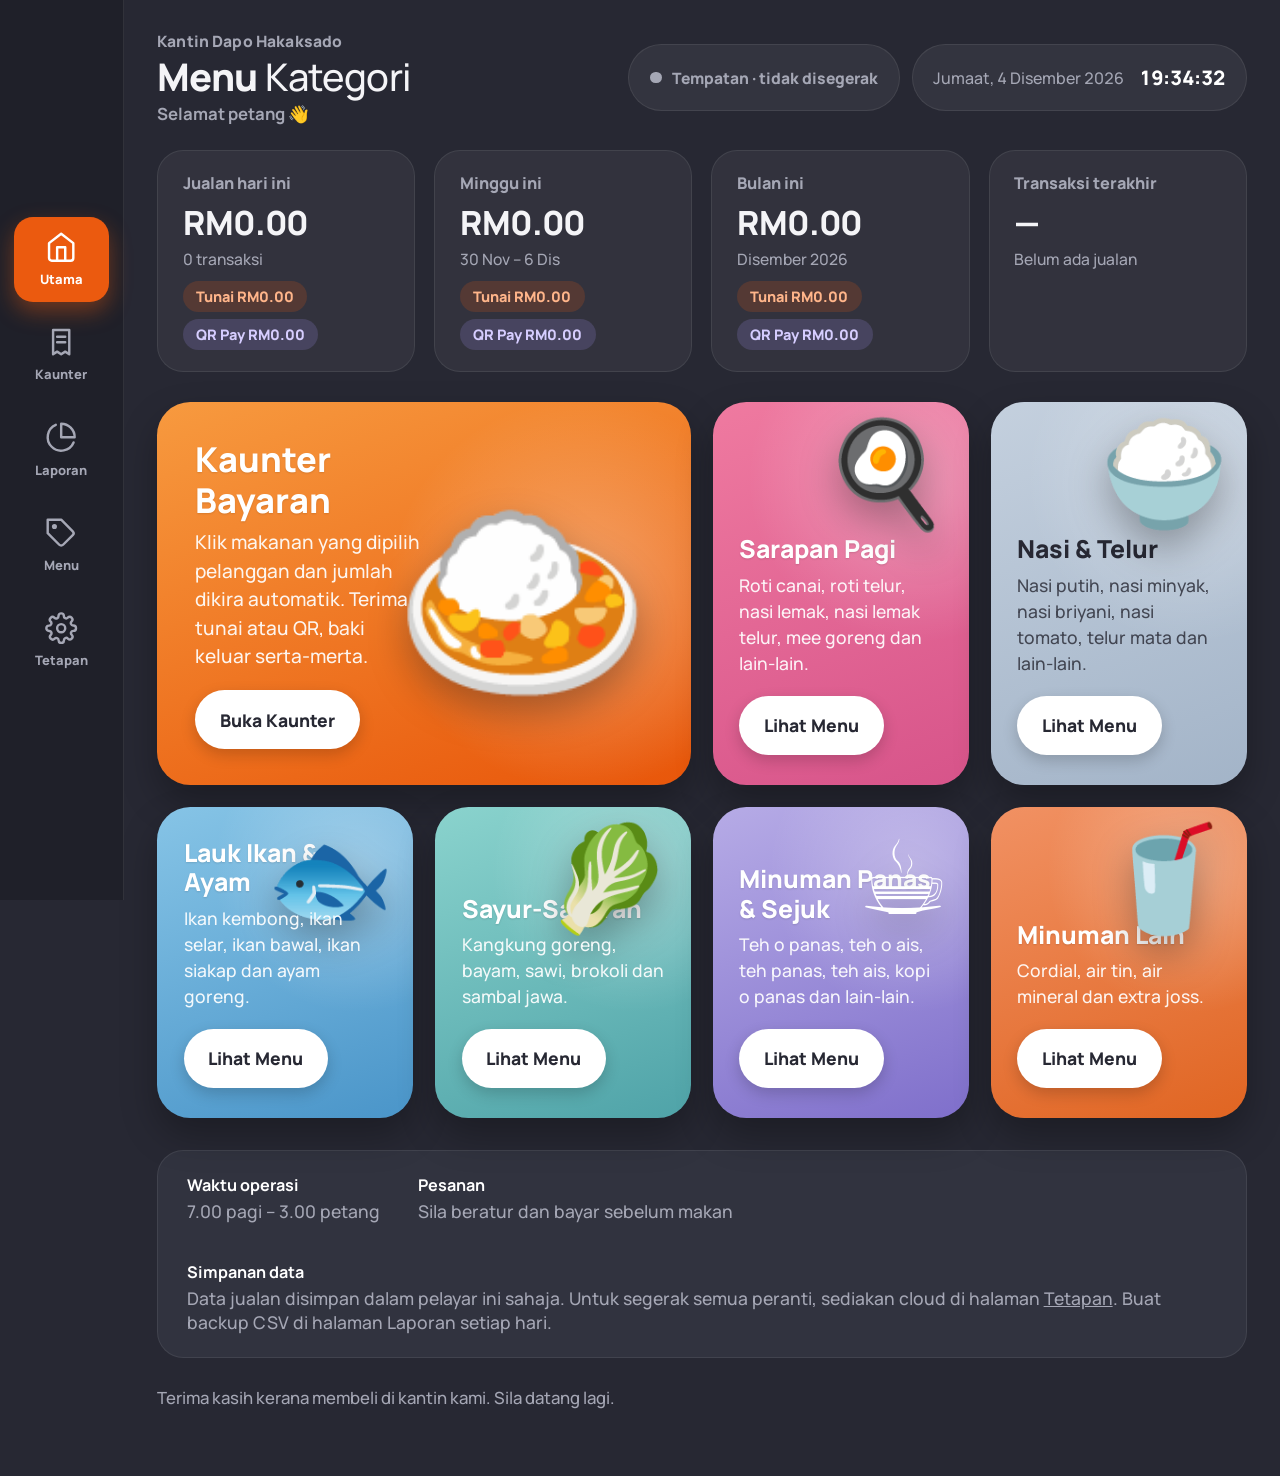
<file: index.html>
<!DOCTYPE html>
<html lang="ms">
<head>
<meta charset="UTF-8" />
<meta name="viewport" content="width=device-width, initial-scale=1.0, maximum-scale=1.0, viewport-fit=cover" />
<meta name="apple-mobile-web-app-capable" content="yes" />
<meta name="apple-mobile-web-app-status-bar-style" content="black-translucent" />
<meta name="mobile-web-app-capable" content="yes" />
<meta name="theme-color" content="#272833" />
<title>Kantin Dapo Hakaksado — Sistem Kantin</title>
<link rel="preconnect" href="https://fonts.googleapis.com" />
<link rel="preconnect" href="https://fonts.gstatic.com" crossorigin />
<link href="https://fonts.googleapis.com/css2?family=Manrope:wght@500;700;800&display=swap" rel="stylesheet" />
<link rel="stylesheet" href="app.css" />
<style>
  /* ---------- sales summary ---------- */
  .stats{display:grid;grid-template-columns:repeat(4,1fr);gap:1rem;margin-bottom:1.6rem}
  .stat{
    background:rgba(255,255,255,.05);border:1px solid var(--line);border-radius:var(--r-lg);
    padding:1.1rem 1.3rem;min-height:var(--tap-xl);text-decoration:none;display:block;
    transition:background .2s,transform .25s var(--ease),box-shadow .25s
  }
  .stat:hover{background:rgba(255,255,255,.09);transform:translateY(-.25rem);box-shadow:0 .8rem 1.6rem rgba(0,0,0,.26)}
  .stat:active{transform:scale(.98)}
  .greet{font-size:.88rem;color:var(--muted);font-weight:700;margin-top:.2rem}
  .stat .label{font-size:.85rem;color:var(--muted);font-weight:800}
  .stat .value{font-size:1.75rem;font-weight:800;margin-top:.25rem;font-variant-numeric:tabular-nums}
  .stat .sub{font-size:.82rem;color:var(--muted);margin-top:.15rem}
  .stat .split{display:flex;gap:.4rem;margin-top:.6rem;flex-wrap:wrap}

  /* ---------- category cards ---------- */
  .grid{display:grid;grid-template-columns:repeat(4,1fr);gap:1.15rem}
  .card{
    position:relative;isolation:isolate;border-radius:var(--r-xl);padding:1.6rem 1.4rem;min-height:16rem;
    display:flex;flex-direction:column;justify-content:flex-end;overflow:hidden;text-decoration:none;color:#fff;
    background:linear-gradient(160deg,var(--c1),var(--c2));box-shadow:0 .9rem 1.9rem rgba(0,0,0,.28);
    transition:transform .3s var(--ease),box-shadow .3s;
    animation:rise .55s var(--ease) backwards;
  }
  .card:nth-child(2){animation-delay:.06s}.card:nth-child(3){animation-delay:.12s}.card:nth-child(4){animation-delay:.18s}
  .card:nth-child(5){animation-delay:.24s}.card:nth-child(6){animation-delay:.30s}.card:nth-child(7){animation-delay:.36s}
  .card:nth-child(n+8){animation-delay:.42s}
  @keyframes rise{from{opacity:0;transform:translateY(18px)}}
  .card:hover{transform:translateY(-.4rem);box-shadow:0 1.4rem 2.5rem rgba(0,0,0,.36)}
  .card:active{transform:scale(.98)}
  .card::before{content:"";position:absolute;inset:0;z-index:-1;background:radial-gradient(circle at 78% 20%,rgba(255,255,255,.3),transparent 45%)}
  .art{position:absolute;right:1rem;top:.9rem;font-size:5.4rem;line-height:1;filter:drop-shadow(0 .9rem 1rem rgba(0,0,0,.3));animation:bob 4.5s ease-in-out infinite}
  @keyframes bob{0%,100%{transform:translateY(0) rotate(0deg)}50%{transform:translateY(-7px) rotate(-3deg)}}
  .card:hover .art{animation-play-state:paused;transform:translateY(-10px) scale(1.06)}
  @media (prefers-reduced-motion:reduce){ .art{animation:none} }
  .card h2{font-size:1.3rem;font-weight:800;line-height:1.2;text-shadow:0 1px 2px rgba(0,0,0,.12)}
  .card p{font-size:.92rem;line-height:1.5;opacity:.92;margin:.4rem 0 1rem;max-width:24ch}
  .card .go{
    align-self:flex-start;background:#fff;color:var(--ink);border-radius:999px;
    padding:.75rem 1.3rem;min-height:3.1rem;display:inline-flex;align-items:center;
    font-size:.92rem;font-weight:800;box-shadow:0 .3rem .8rem rgba(0,0,0,.18)
  }
  .feature{grid-column:span 2;justify-content:center;padding:1.9rem 14rem 1.9rem 2rem}
  .feature::before{background:radial-gradient(circle at 80% 50%,rgba(255,255,255,.32),transparent 42%)}
  .feature .art{font-size:11rem;right:2rem;top:50%;transform:translateY(-50%);animation:bobFeature 4.5s ease-in-out infinite}
  @keyframes bobFeature{0%,100%{transform:translateY(-50%) rotate(0deg)}50%{transform:translateY(-56%) rotate(-3deg)}}
  .feature:hover .art{animation-play-state:paused;transform:translateY(-50%) scale(1.06)}
  .feature h2{font-size:1.8rem}
  .feature p{max-width:32ch;font-size:1rem}
  .sky{color:var(--ink)}
  .sky h2{text-shadow:none}
  .sky p{opacity:.8}

  /* ---------- notes ---------- */
  .info{
    margin-top:1.7rem;background:var(--panel);border:1px solid var(--line);border-radius:var(--r-lg);
    padding:1.2rem 1.5rem;display:flex;gap:2rem;flex-wrap:wrap;font-size:.92rem;color:var(--muted)
  }
  .info div b{display:block;color:#fff;font-size:.85rem;margin-bottom:.15rem}

  @media (max-width:1200px){
    .grid,.stats{grid-template-columns:repeat(2,1fr)}
    .feature .art{font-size:9rem}
  }
  @media (max-width:760px){
    .grid{grid-template-columns:1fr}
    .stats{grid-template-columns:repeat(2,1fr);gap:.7rem}
    .feature{grid-column:auto;padding-right:9rem}
    .feature .art{font-size:6rem;right:1rem}
  }
</style>
</head>
<body>
<aside class="rail" aria-label="Navigasi">
  <nav>
    <a class="nav active" aria-current="page" href="index.html">
      <svg viewBox="0 0 24 24" aria-hidden="true"><path d="M3 9l9-7 9 7v11a2 2 0 0 1-2 2H5a2 2 0 0 1-2-2z"/><path d="M9 22V12h6v10"/></svg><span data-i18n="nav.home">Utama</span></a>
    <a class="nav" href="foodmenu.html">
      <svg viewBox="0 0 24 24" aria-hidden="true"><path d="M6 3h12v18l-3-2-3 2-3-2-3 2z"/><path d="M9 8h6M9 12h6"/></svg><span data-i18n="nav.counter">Kaunter</span></a>
    <a class="nav" href="salesdata.html">
      <svg viewBox="0 0 24 24" aria-hidden="true"><path d="M21.21 15.89A10 10 0 1 1 8 2.83"/><path d="M22 12A10 10 0 0 0 12 2v10z"/></svg><span data-i18n="nav.reports">Laporan</span></a>
    <a class="nav" href="menu.html">
      <svg viewBox="0 0 24 24" aria-hidden="true"><path d="M20.59 13.41l-7.17 7.17a2 2 0 0 1-2.83 0L2 12V2h10l8.59 8.59a2 2 0 0 1 0 2.82z"/><circle cx="7" cy="7" r="1"/></svg><span data-i18n="nav.menu">Menu</span></a>
    <a class="nav" href="settings.html">
      <svg viewBox="0 0 24 24" aria-hidden="true"><circle cx="12" cy="12" r="3"/><path d="M19.4 15a1.65 1.65 0 0 0 .33 1.82l.06.06a2 2 0 0 1-2.83 2.83l-.06-.06a1.65 1.65 0 0 0-1.82-.33 1.65 1.65 0 0 0-1 1.51V21a2 2 0 0 1-4 0v-.09A1.65 1.65 0 0 0 9 19.4a1.65 1.65 0 0 0-1.82.33l-.06.06a2 2 0 0 1-2.83-2.83l.06-.06a1.65 1.65 0 0 0 .33-1.82 1.65 1.65 0 0 0-1.51-1H3a2 2 0 0 1 0-4h.09A1.65 1.65 0 0 0 4.6 9a1.65 1.65 0 0 0-.33-1.82l-.06-.06a2 2 0 0 1 2.83-2.83l.06.06a1.65 1.65 0 0 0 1.82.33H9a1.65 1.65 0 0 0 1-1.51V3a2 2 0 0 1 4 0v.09a1.65 1.65 0 0 0 1 1.51 1.65 1.65 0 0 0 1.82-.33l.06-.06a2 2 0 0 1 2.83 2.83l-.06.06a1.65 1.65 0 0 0-.33 1.82V9a1.65 1.65 0 0 0 1.51 1H21a2 2 0 0 1 0 4h-.09a1.65 1.65 0 0 0-1.51 1z"/></svg><span data-i18n="nav.settings">Tetapan</span></a>
  </nav>
</aside>

<main>
  <div class="head">
    <div>
      <div class="brand" id="brand">Kantin Dapo Hakaksado</div>
      <h1 data-i18n-html="home.title"><b>Menu</b> Kategori</h1>
      <div class="greet" id="greet"></div>
    </div>
    <div class="head-right">
      <a id="syncBadge" class="sync" href="settings.html"><i></i>Memuatkan…</a>
      <div class="clock"><span id="today">—</span><b id="now">--:--:--</b></div>
    </div>
  </div>

  <section class="stats" aria-label="Ringkasan jualan">
    <a class="stat" href="salesdata.html?p=day"><div class="label" data-i18n="home.statToday">Jualan hari ini</div><div class="value" id="sToday">RM0.00</div><div class="sub" id="sTodayCount">0 transaksi</div><div class="split"><span class="tag cash" id="sTodayCash">Tunai RM0.00</span><span class="tag qr" id="sTodayQr">QR RM0.00</span></div></a>
    <a class="stat" href="salesdata.html?p=week"><div class="label" data-i18n="home.statWeek">Minggu ini</div><div class="value" id="sWeek">RM0.00</div><div class="sub" id="sWeekRange">—</div><div class="split"><span class="tag cash" id="sWeekCash">Tunai RM0.00</span><span class="tag qr" id="sWeekQr">QR RM0.00</span></div></a>
    <a class="stat" href="salesdata.html?p=month"><div class="label" data-i18n="home.statMonth">Bulan ini</div><div class="value" id="sMonth">RM0.00</div><div class="sub" id="sMonthName">—</div><div class="split"><span class="tag cash" id="sMonthCash">Tunai RM0.00</span><span class="tag qr" id="sMonthQr">QR RM0.00</span></div></a>
    <a class="stat" href="salesdata.html?p=day"><div class="label" data-i18n="home.statLast">Transaksi terakhir</div><div class="value" id="sLast">—</div><div class="sub" id="sLastAmt" data-i18n="home.noSalesYet">Belum ada jualan</div><div class="split" id="sLastTag"></div></a>
  </section>

  <nav class="grid" id="grid" aria-label="Menu utama">
    <a class="card feature" href="foodmenu.html" style="--c1:#f79a3f;--c2:#e8560a">
      <span class="art" aria-hidden="true">🍛</span>
      <h2 data-i18n="home.counterCardTitle">Kaunter Bayaran</h2>
      <p data-i18n="home.counterCardDesc">Klik makanan yang dipilih pelanggan dan jumlah dikira automatik. Terima tunai atau QR, baki keluar serta-merta.</p>
      <span class="go" data-i18n="home.openCounter">Buka Kaunter</span>
    </a>
  </nav>

  <section class="info" aria-label="Maklumat kantin">
    <div><b data-i18n="home.hours">Waktu operasi</b><span data-i18n="home.hoursValue">7.00 pagi – 3.00 petang</span></div>
    <div><b data-i18n="home.orderNote">Pesanan</b><span data-i18n="home.orderNoteValue">Sila beratur dan bayar sebelum makan</span></div>
    <div id="storageNote"><b data-i18n="home.storageNote">Simpanan data</b>Memuatkan…</div>
  </section>

  <footer data-i18n="home.footer">Terima kasih kerana membeli di kantin kami. Sila datang lagi.</footer>
</main>

<script src="config.js"></script>
<script src="menu-default.js"></script>
<script src="i18n.js"></script>
<script src="db.js"></script>
<script>
const { rm, money, esc, MONTHS, startOfDay, startClock, fmtTime, ymd } = KantinDB.h;
const { t } = I18N;
startClock('today', 'now');
document.getElementById('brand').textContent = KantinDB.state.shopName;

function renderGreeting() {
  const h = new Date().getHours();
  const key = h < 12 ? 'home.greetMorning' : h < 18 ? 'home.greetAfternoon' : 'home.greetEvening';
  document.getElementById('greet').textContent = t(key) + ' 👋';
}
renderGreeting();
setInterval(renderGreeting, 60000);

const shown = {};                       // current displayed numbers, so the count-up animates from where it is
function countUp(id, target) {
  const el = document.getElementById(id);
  const from = shown[id] || 0; shown[id] = target;
  if (Math.abs(target - from) < 0.005) { el.textContent = rm(target); return; }
  const start = performance.now(), dur = 900;
  (function step(t) {
    const p = Math.min((t - start) / dur, 1);
    el.textContent = rm(from + (target - from) * (1 - Math.pow(1 - p, 3)));
    if (p < 1) requestAnimationFrame(step);
  })(start);
}

const DISPLAY_NAME = { 'Lauk (Ikan & Ayam)': 'Lauk Ikan & Ayam', 'Minuman (Panas / Sejuk)': 'Minuman Panas & Sejuk' };
function describe(items) {
  const names = items.map(i => i.name.toLowerCase());
  if (!names.length) return t('home.noItemsDesc');
  const head = names.slice(0, 5), more = names.length > 5;
  let s = head.length === 1 ? head[0] : head.slice(0, -1).join(', ') + (more ? ', ' + head[head.length - 1] + t('common.andMore') : t('common.and') + head[head.length - 1]);
  return s.charAt(0).toUpperCase() + s.slice(1) + '.';
}
function renderCards(menu) {
  const grid = document.getElementById('grid');
  grid.querySelectorAll('[data-dyn]').forEach(n => n.remove());
  const byCat = {}; menu.items.forEach(it => (byCat[it.cat] = byCat[it.cat] || []).push(it));
  grid.insertAdjacentHTML('beforeend', menu.cats.map((cat, i) => {
    const st = KantinDB.catStyle(cat, i);
    return `<a class="card${st.dark ? ' sky' : ''}" data-dyn href="foodmenu.html?cat=${encodeURIComponent(cat)}" style="--c1:${st.c1};--c2:${st.c2}">
      <span class="art" aria-hidden="true">${st.emoji}</span>
      <h2>${esc(DISPLAY_NAME[cat] || cat)}</h2>
      <p>${esc(describe(byCat[cat] || []))}</p>
      <span class="go">${t('home.viewMenu')}</span></a>`;
  }).join(''));
}

function ranges() {
  const now = new Date(), startDay = startOfDay(now);
  const dow = (now.getDay() + 6) % 7;               // Monday = 0
  const startWeek = new Date(startDay); startWeek.setDate(startDay.getDate() - dow);
  const startMonth = new Date(now.getFullYear(), now.getMonth(), 1);
  return { now, startDay, startWeek, startMonth };
}
function split(arr) {
  const cash = arr.filter(s => s.method !== 'qr'), qr = arr.filter(s => s.method === 'qr');
  const tot = a => money(a.reduce((x, s) => x + s.total, 0));
  return { total: tot(arr), cash: tot(cash), qr: tot(qr), n: arr.length };
}
function renderStats(sales) {
  const { now, startDay, startWeek, startMonth } = ranges();
  const day = split(sales.filter(s => s.ts >= +startDay));
  const week = split(sales.filter(s => s.ts >= +startWeek));
  const month = split(sales.filter(s => s.ts >= +startMonth));
  countUp('sToday', day.total); countUp('sWeek', week.total); countUp('sMonth', month.total);
  document.getElementById('sTodayCount').textContent = t('common.txCount', { n: day.n });
  document.getElementById('sTodayCash').textContent = t('common.cash') + ' ' + rm(day.cash);
  document.getElementById('sTodayQr').textContent = t('common.qr') + ' ' + rm(day.qr);
  document.getElementById('sWeekCash').textContent = t('common.cash') + ' ' + rm(week.cash);
  document.getElementById('sWeekQr').textContent = t('common.qr') + ' ' + rm(week.qr);
  document.getElementById('sMonthCash').textContent = t('common.cash') + ' ' + rm(month.cash);
  document.getElementById('sMonthQr').textContent = t('common.qr') + ' ' + rm(month.qr);
  const endWeek = new Date(startWeek); endWeek.setDate(startWeek.getDate() + 6);
  document.getElementById('sWeekRange').textContent = `${startWeek.getDate()} ${MONTHS[startWeek.getMonth()].slice(0, 3)} – ${endWeek.getDate()} ${MONTHS[endWeek.getMonth()].slice(0, 3)}`;
  document.getElementById('sMonthName').textContent = MONTHS[now.getMonth()] + ' ' + now.getFullYear();
  if (sales.length) renderLast(sales[sales.length - 1]);
}
function renderLast(last) {
  if (!last) return;
  document.getElementById('sLast').textContent = fmtTime(last.ts);
  document.getElementById('sLastAmt').textContent = rm(last.total) + ' ' + new Date(last.ts).toLocaleDateString('en-GB');
  document.getElementById('sLastTag').innerHTML = `<span class="tag ${last.method}">${last.method === 'qr' ? t('common.qr') : t('common.cash')}</span>`;
}
function renderStorageNote(st) {
  const el = document.getElementById('storageNote');
  const label = `<b>${t('home.storageNote')}</b>`;
  if (st.mode === 'cloud') el.innerHTML = label + t('home.storageCloud');
  else el.innerHTML = label + t('home.storageLocalPrefix') + `<a href="settings.html">${t('home.storageLocalLink')}</a>` + t('home.storageLocalSuffix');
}

KantinDB.onState(renderStorageNote);
KantinDB.ready().then(st => {
  renderStorageNote(st);
  KantinDB.watchMenu(renderCards);
  const { startWeek, startMonth } = ranges();
  KantinDB.watchSales({ from: Math.min(+startWeek, +startMonth) }, renderStats);
  KantinDB.getLastSale().then(renderLast).catch(() => {});
});
const loadedDay = ymd(new Date());
window.addEventListener('focus', () => { if (ymd(new Date()) !== loadedDay) location.reload(); });
</script>
</body>
</html>
</file>
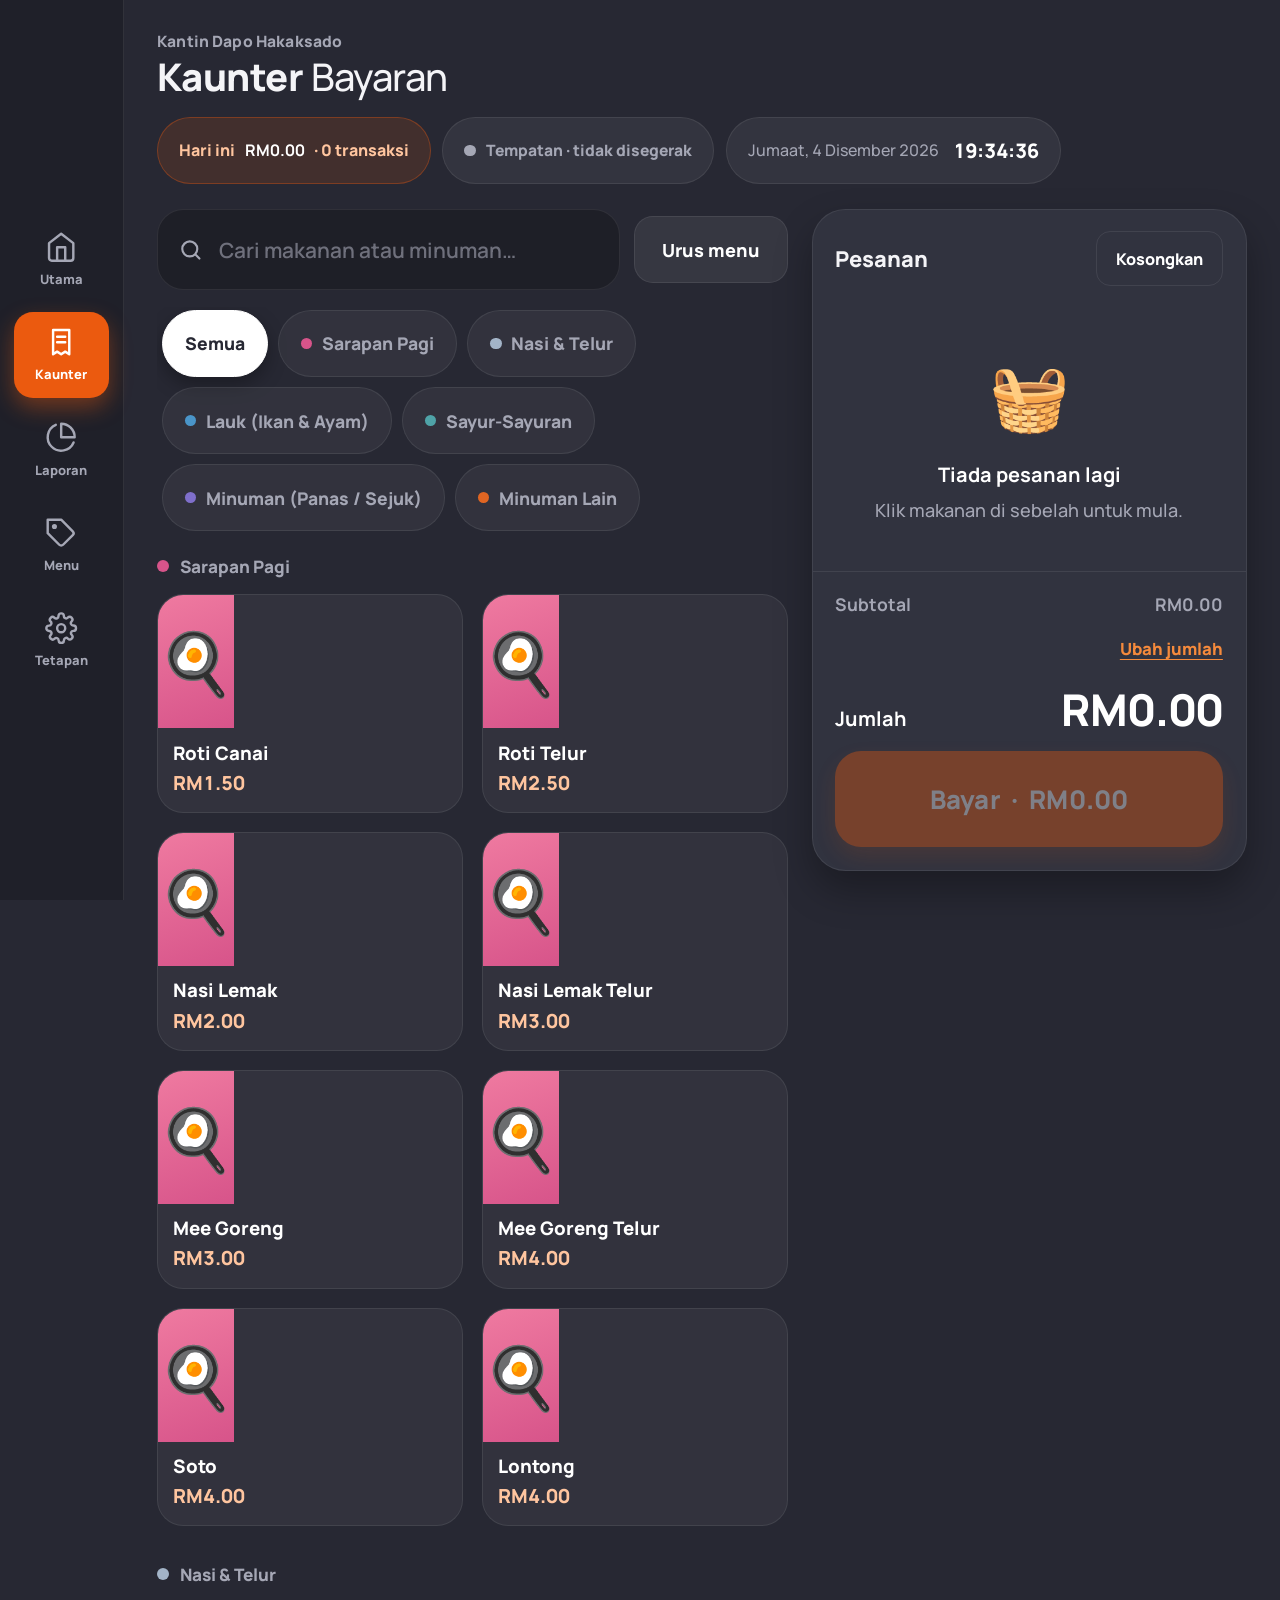
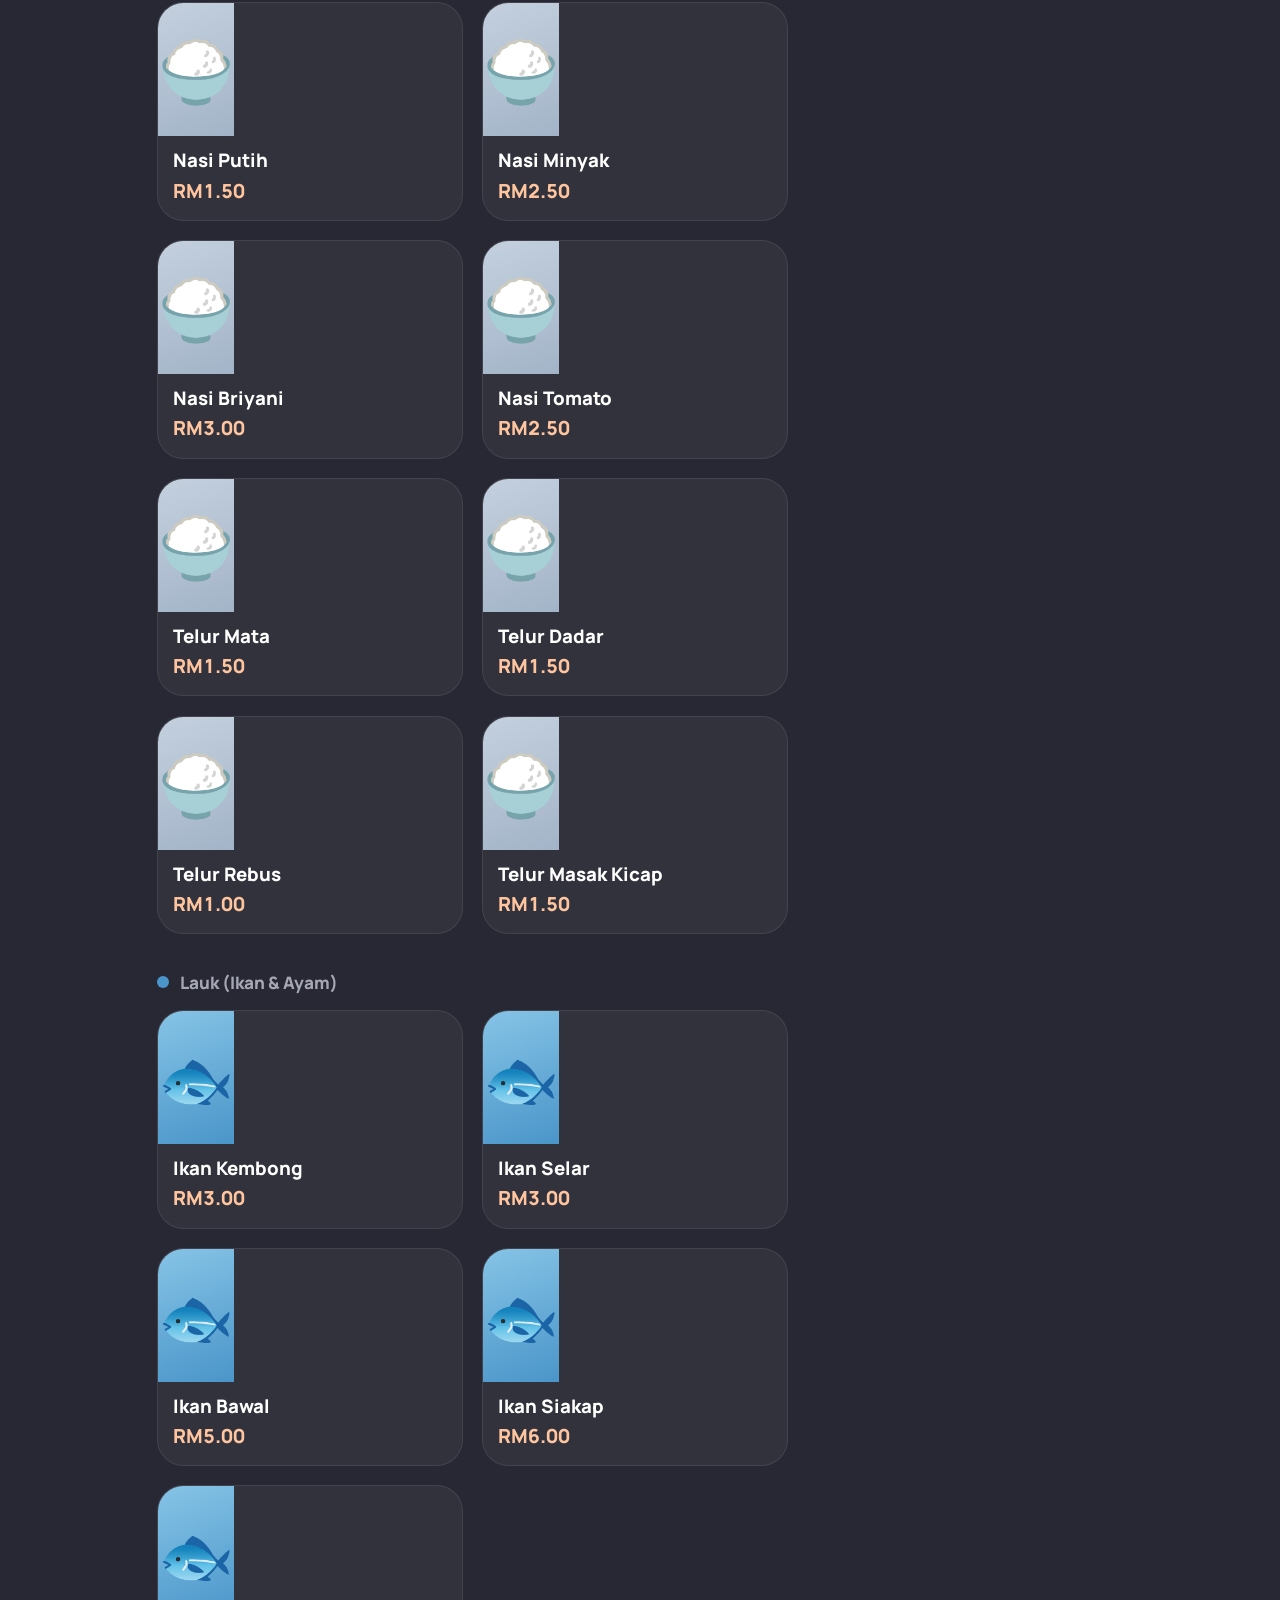
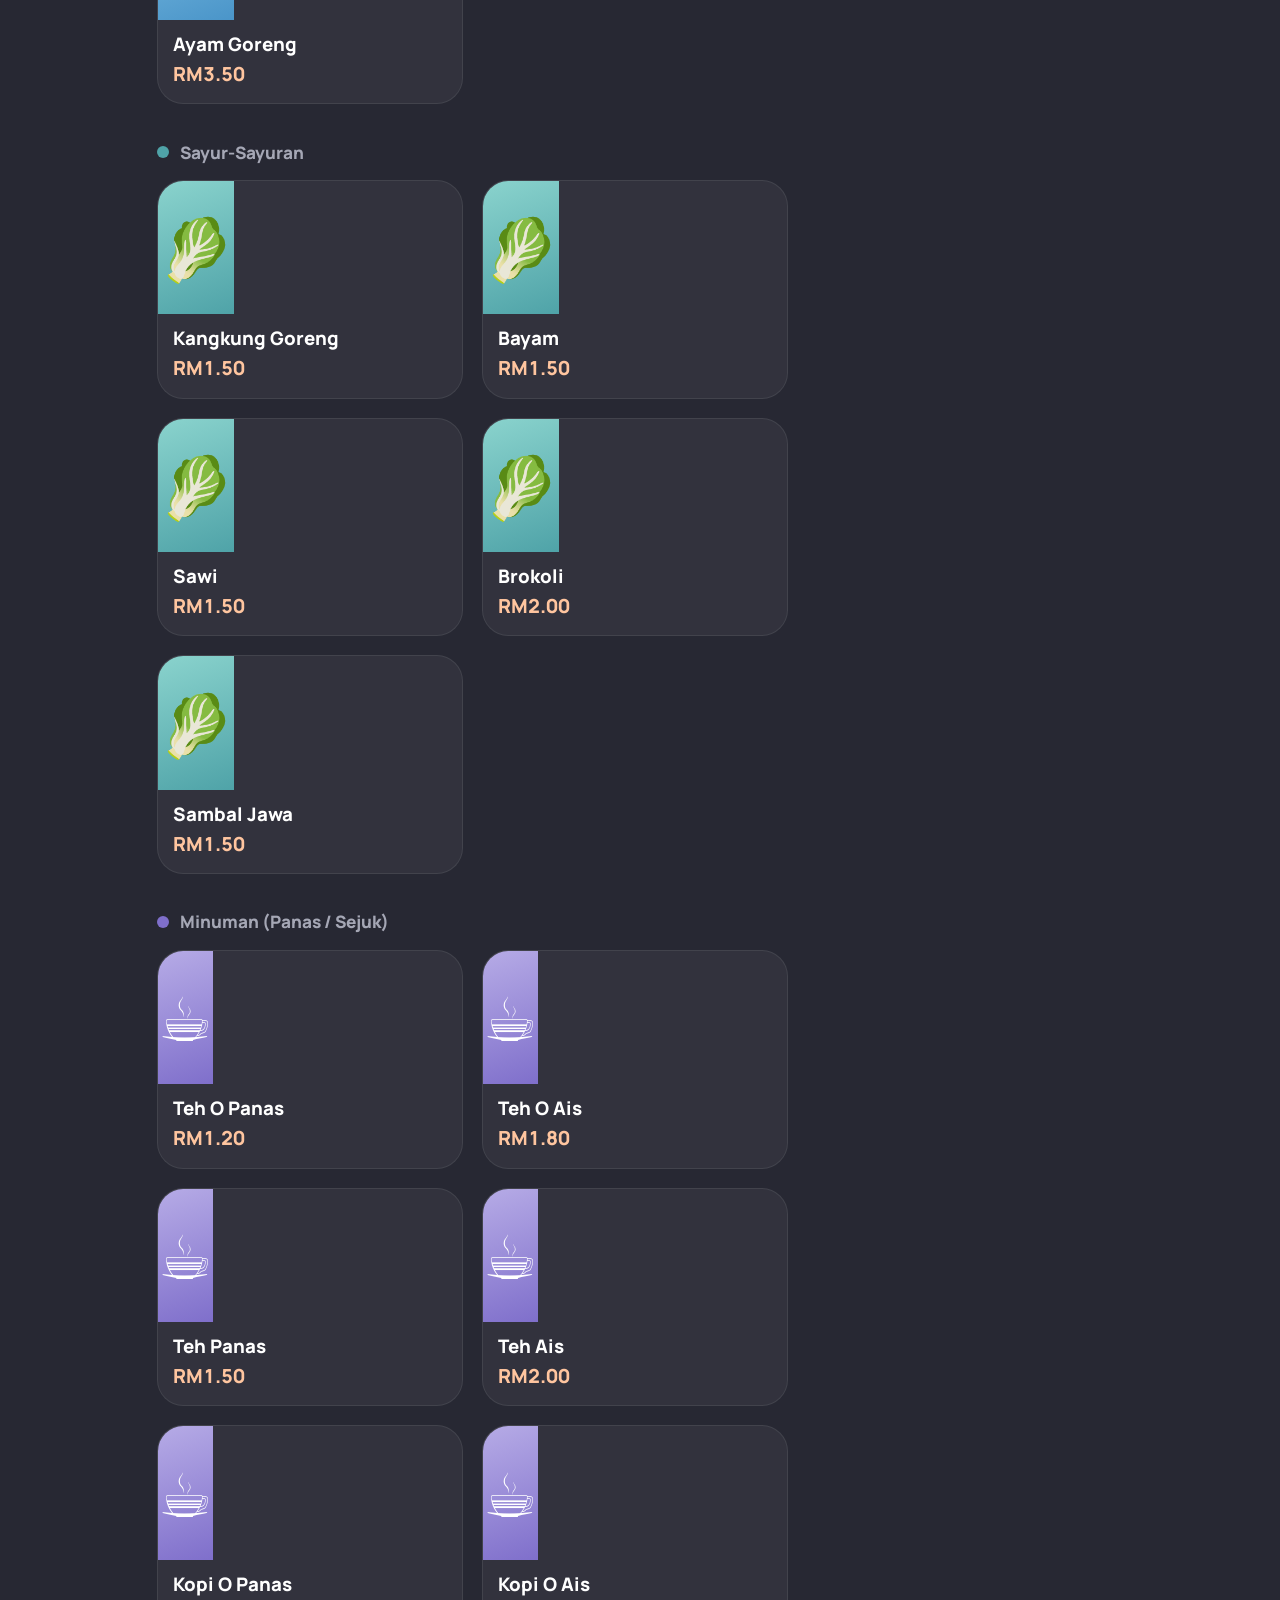
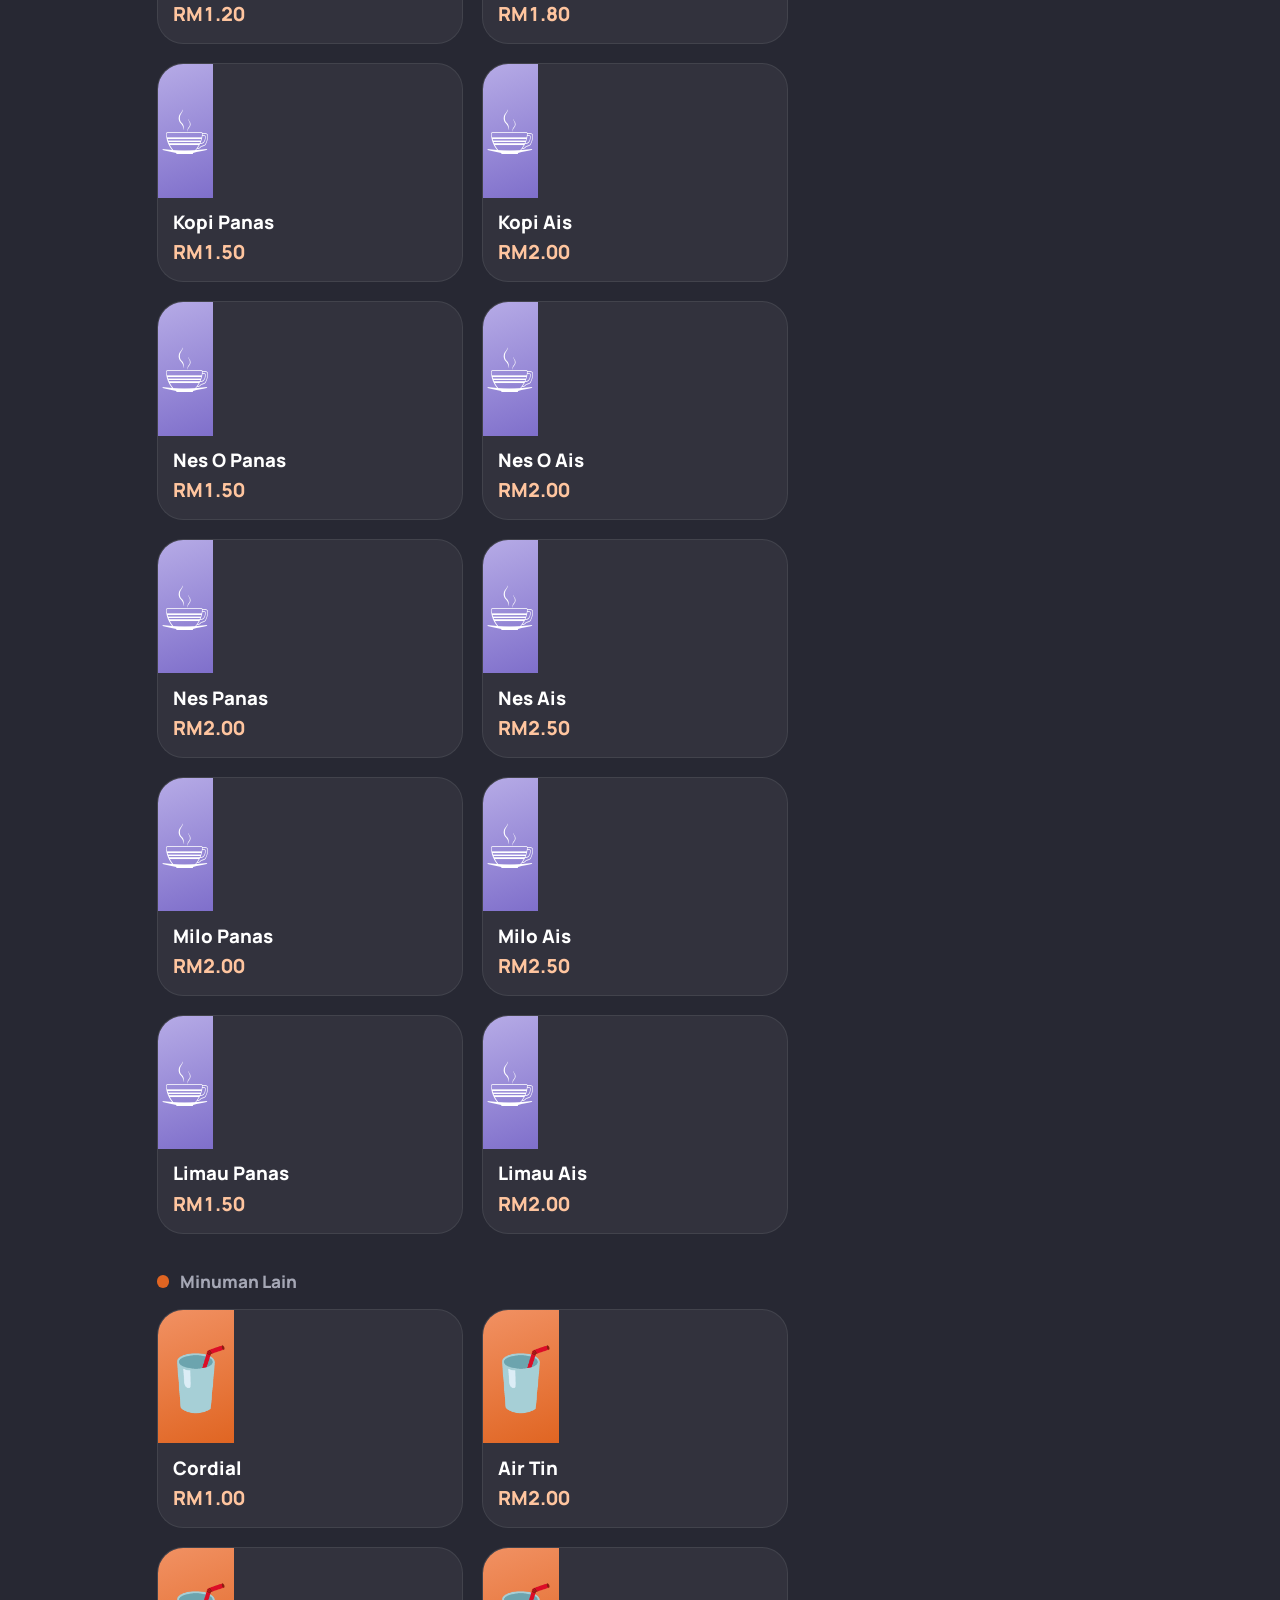
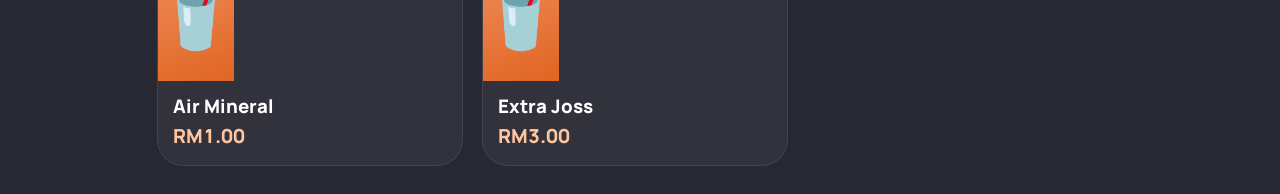
<file: foodmenu.html>
<!DOCTYPE html>
<html lang="ms">
<head>
<meta charset="UTF-8" />
<meta name="viewport" content="width=device-width, initial-scale=1.0, maximum-scale=1.0, viewport-fit=cover" />
<meta name="apple-mobile-web-app-capable" content="yes" />
<meta name="apple-mobile-web-app-status-bar-style" content="black-translucent" />
<meta name="mobile-web-app-capable" content="yes" />
<meta name="theme-color" content="#272833" />
<title>Kaunter Bayaran — Kantin Dapo Hakaksado</title>
<link rel="preconnect" href="https://fonts.googleapis.com" />
<link rel="preconnect" href="https://fonts.gstatic.com" crossorigin />
<link href="https://fonts.googleapis.com/css2?family=Manrope:wght@500;700;800&display=swap" rel="stylesheet" />
<link rel="stylesheet" href="app.css" />
<style>
  main{max-width:110rem;padding-bottom:1.5rem}
  .today-pill{
    display:inline-flex;align-items:center;gap:.5rem;background:rgba(235,90,15,.14);
    border:1px solid rgba(235,90,15,.35);border-radius:999px;padding:.6rem 1.1rem;min-height:var(--tap);
    font-size:.84rem;font-weight:800;color:#ffc59f;text-decoration:none;white-space:nowrap
  }
  .today-pill b{color:#fff;font-variant-numeric:tabular-nums}
  .pos{display:grid;grid-template-columns:minmax(0,1fr) clamp(18rem,34vw,26rem);gap:1.25rem;align-items:start}

  /* ---------- menu side ---------- */
  .tools{display:flex;gap:.75rem;align-items:center;margin-bottom:.9rem}
  .search{position:relative;flex:1;min-width:0}
  .search .input{padding-left:3.2rem;min-height:var(--tap-lg);font-size:1.1rem;border-radius:var(--r-lg)}
  .search svg{
    position:absolute;left:1.1rem;top:50%;transform:translateY(-50%);width:1.35rem;height:1.35rem;
    stroke:var(--muted);fill:none;stroke-width:2;stroke-linecap:round;pointer-events:none
  }
  .catbar{
    display:flex;gap:.55rem;overflow-x:auto;padding:.15rem .25rem 1rem;margin-bottom:.25rem;
    scrollbar-width:none;-webkit-overflow-scrolling:touch;scroll-snap-type:x proximity
  }
  .catbar::-webkit-scrollbar{display:none}
  .catbar .chip{flex:none;scroll-snap-align:start}
  .chip i{display:inline-block;width:.6rem;height:.6rem;border-radius:50%;margin-right:.5rem;background:var(--c,#fff)}

  .items{display:grid;grid-template-columns:repeat(auto-fill,minmax(10.5rem,1fr));gap:1rem}
  .cat-title{
    grid-column:1/-1;font-size:.9rem;font-weight:800;color:var(--muted);
    margin:.9rem 0 -.15rem;display:flex;align-items:center;gap:.55rem
  }
  .cat-title i{width:.65rem;height:.65rem;border-radius:50%;background:var(--c)}
  .cat-title:first-child{margin-top:0}

  /* ---------- item tiles ---------- */
  .item{
    position:relative;text-align:left;background:rgba(255,255,255,.05);border:1px solid var(--line);
    border-radius:var(--r-lg);overflow:hidden;cursor:pointer;display:flex;flex-direction:column;color:#fff;
    transition:transform .22s var(--ease),box-shadow .22s,background .2s,border-color .2s
  }
  .item:hover{transform:translateY(-.35rem);box-shadow:0 1rem 1.8rem rgba(0,0,0,.34);background:rgba(255,255,255,.09)}
  .item:active{transform:scale(.955)}
  .item.picked{border-color:var(--orange);background:rgba(235,90,15,.12)}
  .item .thumb{
    height:7rem;display:flex;align-items:center;justify-content:center;font-size:3.2rem;
    background:linear-gradient(160deg,var(--c1,#3a3d4b),var(--c2,#272833));
    position:relative;overflow:hidden;flex:none
  }
  .item .thumb img{width:100%;height:100%;object-fit:cover;transition:transform .35s var(--ease)}
  .item:hover .thumb img{transform:scale(1.07)}
  .item .body{padding:.7rem .8rem .85rem;display:flex;flex-direction:column;gap:.2rem;flex:1}
  .item b{font-size:.98rem;font-weight:800;line-height:1.25}
  .item .pr{font-size:1.02rem;color:#ffc59f;font-variant-numeric:tabular-nums;font-weight:800;margin-top:auto}
  .item .n{
    position:absolute;top:.5rem;right:.5rem;background:var(--orange);color:#fff;border-radius:999px;
    min-width:2rem;height:2rem;padding:0 .5rem;display:grid;place-items:center;font-size:.9rem;font-weight:800;
    box-shadow:0 .3rem .8rem rgba(0,0,0,.45);z-index:2;animation:popIn .28s var(--ease)
  }
  .item .plus{
    position:absolute;left:.5rem;top:.5rem;width:2rem;height:2rem;border-radius:50%;
    background:rgba(0,0,0,.42);backdrop-filter:blur(3px);display:grid;place-items:center;
    color:#fff;font-weight:800;font-size:1.2rem;opacity:0;transform:scale(.6);transition:opacity .18s,transform .18s
  }
  .item:hover .plus{opacity:1;transform:scale(1)}

  /* the tile ghost that flies into the order panel when something is added */
  .fly-ghost{
    position:fixed;z-index:150;pointer-events:none;border-radius:var(--r-lg);overflow:hidden;
    box-shadow:0 1.2rem 2.4rem rgba(0,0,0,.5);
    transition:transform .5s cubic-bezier(.4,0,.25,1),opacity .5s ease-in,border-radius .5s
  }
  @keyframes bump{0%,100%{transform:none}35%{transform:scale(1.06)}}
  .bump{animation:bump .38s var(--ease)}

  /* ---------- product detail ---------- */
  .detail{display:grid;grid-template-columns:15rem minmax(0,1fr);gap:1.4rem;align-items:start}
  .detail .d-thumb{
    height:13rem;border-radius:var(--r-lg);display:flex;align-items:center;justify-content:center;
    font-size:5rem;background:linear-gradient(160deg,var(--c1,#3a3d4b),var(--c2,#272833));
    overflow:hidden;position:relative
  }
  .detail .d-thumb img{width:100%;height:100%;object-fit:cover}
  .detail h3{font-size:1.5rem;margin-bottom:.15rem;line-height:1.2}
  .detail .d-price{font-size:1.5rem;font-weight:800;color:#ffc59f;margin-bottom:1.1rem;font-variant-numeric:tabular-nums}
  .detail .d-price s{color:var(--muted);font-weight:700;font-size:.95rem;margin-left:.6rem}
  .detail .d-block{margin-bottom:1.2rem}
  .detail .d-block>label{display:block;font-size:.88rem;font-weight:800;color:var(--muted);margin-bottom:.6rem}
  .qty-row{display:flex;align-items:center;gap:1rem}
  .qty-row button{
    width:var(--tap-xl);height:var(--tap-xl);border-radius:var(--r-md);border:1px solid var(--line);
    background:rgba(255,255,255,.08);color:#fff;font-size:2rem;font-weight:800;cursor:pointer;
    display:grid;place-items:center;line-height:1;position:relative;overflow:hidden;
    transition:background .15s,transform .1s
  }
  .qty-row button:hover{background:rgba(255,255,255,.16)}
  .qty-row button:active{transform:scale(.92)}
  .qty-row b{font-size:2.2rem;min-width:3.5rem;text-align:center;font-variant-numeric:tabular-nums}
  .notes{display:flex;gap:.5rem;flex-wrap:wrap}
  .notes button{
    border:1px solid var(--line);background:rgba(255,255,255,.06);color:#fff;border-radius:999px;
    padding:.6rem 1rem;min-height:2.9rem;font-size:.88rem;font-weight:800;cursor:pointer;
    position:relative;overflow:hidden;transition:background .15s,transform .12s
  }
  .notes button:hover{background:rgba(255,255,255,.13)}
  .notes button:active{transform:scale(.95)}
  .hint{font-size:.82rem;color:var(--muted);font-weight:700;line-height:1.5}
  .detail .foot{grid-column:1/-1;border-top:1px solid var(--line);padding-top:1.1rem}

  /* ---------- payment screen ---------- */
  .pay-screen{display:flex;flex-direction:column;height:100%;gap:1.1rem}
  .pay-grid{display:grid;grid-template-columns:minmax(0,1fr) minmax(0,1.15fr);gap:1.3rem;flex:1;min-height:0}
  .pay-col{display:flex;flex-direction:column;gap:.9rem;min-height:0}
  .due{background:rgba(255,255,255,.05);border:1px solid var(--line);border-radius:var(--r-lg);padding:1.1rem 1.3rem}
  .due span{display:block;color:var(--muted);font-size:.88rem;font-weight:800;margin-bottom:.15rem}
  .due b{font-size:2.4rem;font-weight:800;font-variant-numeric:tabular-nums;line-height:1.1}
  .amt-display{
    font-size:2.8rem;font-weight:800;text-align:right;background:rgba(0,0,0,.28);border:1px solid var(--line);
    border-radius:var(--r-lg);padding:.9rem 1.2rem;font-variant-numeric:tabular-nums;color:#fff;width:100%;
    min-height:var(--tap-xl)
  }
  .amt-display:focus{border-color:var(--orange-2);outline:none}
  .quick-amts{display:flex;gap:.5rem;flex-wrap:wrap}
  .quick-amts button{
    border:1px solid var(--line);background:rgba(255,255,255,.06);color:#fff;border-radius:999px;
    padding:.65rem 1.05rem;min-height:3.1rem;font-size:.92rem;font-weight:800;cursor:pointer;
    position:relative;overflow:hidden;transition:background .15s,transform .12s
  }
  .quick-amts button:hover{background:rgba(255,255,255,.14)}
  .quick-amts button:active{transform:scale(.94)}
  .quick-amts button.exact{background:rgba(62,207,142,.16);border-color:rgba(62,207,142,.34);color:#8fe9be}
  .pay-screen .keypad{flex:1;min-height:0;grid-template-rows:repeat(4,minmax(0,1fr))}
  .pay-screen .keypad button{min-height:3.4rem;height:100%}
  .change{
    display:flex;justify-content:space-between;align-items:center;gap:1rem;
    background:rgba(62,207,142,.1);border:1px solid rgba(62,207,142,.28);border-radius:var(--r-lg);
    padding:1rem 1.3rem;font-weight:800;font-size:1rem;min-height:var(--tap-lg)
  }
  .change.short{background:rgba(240,98,92,.1);border-color:rgba(240,98,92,.32);color:#ffb3af}
  .change b{font-size:2rem;font-variant-numeric:tabular-nums}
  .pay-actions{display:grid;grid-template-columns:auto minmax(0,1fr);gap:.8rem;flex:none}

  /* ---------- receipt / success ---------- */
  .receipt{text-align:center;display:flex;flex-direction:column;height:100%;justify-content:center;gap:.4rem}
  .receipt .tick{
    width:6rem;height:6rem;border-radius:1.9rem;background:var(--green);color:#0f2b1f;
    display:grid;place-items:center;margin:0 auto .9rem;position:relative
  }
  .receipt .tick svg{width:3.2rem;height:3.2rem;stroke:#0f2b1f;stroke-width:3.2;fill:none;stroke-linecap:round;stroke-linejoin:round}
  .receipt .tick svg path{stroke-dasharray:30;stroke-dashoffset:30;animation:draw .45s var(--ease) forwards .22s}
  @keyframes draw{to{stroke-dashoffset:0}}
  .receipt .tick::after{
    content:"";position:absolute;inset:-.5rem;border-radius:2.4rem;border:2px solid var(--green);
    opacity:0;animation:ring 1.1s var(--ease) .3s
  }
  @keyframes ring{0%{opacity:.7;transform:scale(.9)}100%{opacity:0;transform:scale(1.35)}}
  .receipt h3{font-size:2rem;color:var(--green);margin-bottom:1.2rem}
  .receipt .rows{
    width:min(30rem,100%);margin:0 auto;text-align:left;background:rgba(255,255,255,.05);
    border:1px solid var(--line);border-radius:var(--r-lg);padding:1.1rem 1.3rem
  }
  .receipt .rows div{display:flex;justify-content:space-between;gap:1rem;padding:.4rem 0;color:var(--muted);font-size:1rem;font-weight:700}
  .receipt .rows div b{color:#fff;font-variant-numeric:tabular-nums;font-size:1.15rem}
  .receipt .rows div.grand{border-top:1px dashed var(--line-2);margin-top:.4rem;padding-top:.7rem}
  .receipt .rows div.grand b{font-size:1.9rem;color:var(--green)}
  .receipt .lines-mini{width:min(30rem,100%);margin:.8rem auto 0;text-align:left;font-size:.9rem;max-height:9rem;overflow:auto}
  .receipt .lines-mini div{display:flex;justify-content:space-between;gap:1rem;padding:.25rem 0;color:var(--muted);font-weight:700}
  .receipt .lines-mini div b{color:#fff;font-variant-numeric:tabular-nums}
  .receipt .actions{display:grid;grid-template-columns:1fr 1fr;gap:.8rem;width:min(30rem,100%);margin:1.4rem auto 0}

  /* ---------- order panel (cart) ---------- */
  .cart{
    position:sticky;top:1.25rem;background:var(--panel);border:1px solid var(--line);border-radius:var(--r-xl);
    display:flex;flex-direction:column;max-height:calc(100vh - 2.5rem);max-height:calc(100dvh - 2.5rem);
    box-shadow:0 1rem 2rem rgba(0,0,0,.3);overflow:hidden
  }
  .sheet-bar{display:none}
  .cart-head{display:flex;justify-content:space-between;align-items:center;gap:.6rem;padding:1.1rem 1.2rem .6rem;flex:none}
  .cart-head h2{font-size:1.15rem;font-weight:800}
  .cart-head h2 small{color:var(--muted);font-weight:700;font-size:.85rem;margin-left:.4rem}
  .lines{flex:1 1 auto;overflow:auto;padding:0 .7rem;min-height:6rem;overscroll-behavior:contain}
  .line{display:grid;grid-template-columns:minmax(0,1fr) auto;gap:.35rem .7rem;padding:.8rem .6rem;align-items:center}
  .line+.line{border-top:1px solid var(--line)}
  .line.is-new{animation:lineIn .34s var(--ease) backwards}
  @keyframes lineIn{from{opacity:0;transform:translateX(1.2rem)}}
  .line .nm{font-weight:800;font-size:1rem;line-height:1.25;overflow-wrap:anywhere}
  .line .pr{
    font-size:.86rem;color:var(--muted);font-weight:700;cursor:pointer;display:inline-flex;gap:.4rem;
    align-items:center;background:none;border:0;padding:.2rem 0;border-bottom:1px dashed rgba(255,255,255,.32);
    justify-self:start;min-height:2rem
  }
  .line .pr:hover{color:#fff}
  .line .amt{font-weight:800;font-variant-numeric:tabular-nums;text-align:right;font-size:1.1rem}
  .qty{display:inline-flex;align-items:center;gap:.3rem;justify-self:end}
  .qty button{
    width:2.9rem;height:2.9rem;border-radius:var(--r-sm);border:1px solid var(--line);
    background:rgba(255,255,255,.08);color:#fff;font-weight:800;cursor:pointer;font-size:1.35rem;
    display:grid;place-items:center;line-height:1;transition:background .15s,transform .1s
  }
  .qty button:hover{background:rgba(255,255,255,.16)}
  .qty button:active{transform:scale(.9)}
  .qty b{min-width:2.2rem;text-align:center;font-variant-numeric:tabular-nums;font-size:1.15rem}
  .qty .rmv{color:#ffb3af;margin-left:.3rem;border-color:rgba(240,98,92,.3);background:rgba(240,98,92,.12);font-size:1.1rem}
  .cart .empty{padding:2.4rem 1rem}
  .cart .empty .art{font-size:3.4rem;display:block;margin-bottom:.6rem;animation:float 4s ease-in-out infinite}
  @keyframes float{0%,100%{transform:translateY(0)}50%{transform:translateY(-.5rem)}}

  .totals{padding:.8rem 1.2rem 0;border-top:1px solid var(--line);flex:none}
  .trow{display:flex;justify-content:space-between;align-items:center;font-size:.92rem;color:var(--muted);font-weight:700;padding:.25rem 0;gap:.6rem}
  .trow.big{font-size:1.05rem;color:#fff;padding-top:.5rem;align-items:baseline}
  .trow.big b{font-size:2.3rem;font-weight:800;font-variant-numeric:tabular-nums;line-height:1.1;display:inline-block}
  .trow .adj{color:#8fe9be}
  .linkbtn{
    background:none;border:0;color:var(--orange-2);font-weight:800;font-size:.88rem;cursor:pointer;
    padding:.4rem 0;text-decoration:underline;text-underline-offset:4px;min-height:2.4rem
  }
  .pay{padding:.7rem 1.2rem 1.2rem;display:flex;flex-direction:column;gap:.6rem;flex:none}
  #openPayBtn{font-size:1.35rem;letter-spacing:.01em}

  /* ---------- portrait / small screens: order panel becomes a bottom sheet ---------- */
  @media (max-width:1080px){
    .pos{grid-template-columns:1fr}
    main{padding-bottom:8rem}
    .cart{
      position:fixed;left:calc(var(--rail-w) + var(--safe-l));right:0;bottom:0;top:auto;
      max-height:none;border-radius:var(--r-xl) var(--r-xl) 0 0;
      transform:translateY(calc(100% - 5.5rem - var(--safe-b)));
      transition:transform .34s var(--ease);z-index:55;
      box-shadow:0 -.6rem 2rem rgba(0,0,0,.45);height:86vh;height:86dvh
    }
    .cart.open{transform:translateY(0)}
    .cart.open .sheet-bar{display:none}
    .sheet-bar{
      display:flex;height:5.5rem;padding:0 1.2rem;align-items:center;justify-content:space-between;
      gap:.8rem;cursor:pointer;flex:none
    }
    .sheet-bar .sum{font-weight:800;font-size:1.5rem;font-variant-numeric:tabular-nums}
    .sheet-bar .sum small{display:block;color:var(--muted);font-size:.85rem;font-weight:700}
    .sheet-bar .btn{min-height:var(--tap-lg);font-size:1.1rem;padding-left:1.6rem;padding-right:1.6rem}
    .cart-head .close{display:inline-flex}
    .pay{padding-bottom:calc(1.2rem + var(--safe-b))}
    .detail{grid-template-columns:1fr}
    .detail .d-thumb{height:11rem}
  }
  @media (min-width:1081px){ .cart-head .close{display:none} }
  @media (max-width:820px){
    .pay-grid{grid-template-columns:1fr;overflow:auto}
    .pay-screen .keypad button{min-height:var(--tap-lg)}
    .amt-display{font-size:2.2rem}
  }
  @media (max-width:760px){
    .cart{left:0;bottom:calc(4.75rem + var(--safe-b));height:calc(86vh - 4.75rem);height:calc(86dvh - 4.75rem)}
    main{padding-bottom:11rem}
    .items{grid-template-columns:repeat(auto-fill,minmax(8.5rem,1fr))}
    .receipt .actions{grid-template-columns:1fr}
  }
</style>
</head>
<body>
<aside class="rail" aria-label="Navigasi">
  <nav>
    <a class="nav" href="index.html">
      <svg viewBox="0 0 24 24" aria-hidden="true"><path d="M3 9l9-7 9 7v11a2 2 0 0 1-2 2H5a2 2 0 0 1-2-2z"/><path d="M9 22V12h6v10"/></svg><span data-i18n="nav.home">Utama</span></a>
    <a class="nav active" aria-current="page" href="foodmenu.html">
      <svg viewBox="0 0 24 24" aria-hidden="true"><path d="M6 3h12v18l-3-2-3 2-3-2-3 2z"/><path d="M9 8h6M9 12h6"/></svg><span data-i18n="nav.counter">Kaunter</span></a>
    <a class="nav" href="salesdata.html">
      <svg viewBox="0 0 24 24" aria-hidden="true"><path d="M21.21 15.89A10 10 0 1 1 8 2.83"/><path d="M22 12A10 10 0 0 0 12 2v10z"/></svg><span data-i18n="nav.reports">Laporan</span></a>
    <a class="nav" href="menu.html">
      <svg viewBox="0 0 24 24" aria-hidden="true"><path d="M20.59 13.41l-7.17 7.17a2 2 0 0 1-2.83 0L2 12V2h10l8.59 8.59a2 2 0 0 1 0 2.82z"/><circle cx="7" cy="7" r="1"/></svg><span data-i18n="nav.menu">Menu</span></a>
    <a class="nav" href="settings.html">
      <svg viewBox="0 0 24 24" aria-hidden="true"><circle cx="12" cy="12" r="3"/><path d="M19.4 15a1.65 1.65 0 0 0 .33 1.82l.06.06a2 2 0 0 1-2.83 2.83l-.06-.06a1.65 1.65 0 0 0-1.82-.33 1.65 1.65 0 0 0-1 1.51V21a2 2 0 0 1-4 0v-.09A1.65 1.65 0 0 0 9 19.4a1.65 1.65 0 0 0-1.82.33l-.06.06a2 2 0 0 1-2.83-2.83l.06-.06a1.65 1.65 0 0 0 .33-1.82 1.65 1.65 0 0 0-1.51-1H3a2 2 0 0 1 0-4h.09A1.65 1.65 0 0 0 4.6 9a1.65 1.65 0 0 0-.33-1.82l-.06-.06a2 2 0 0 1 2.83-2.83l.06.06a1.65 1.65 0 0 0 1.82.33H9a1.65 1.65 0 0 0 1-1.51V3a2 2 0 0 1 4 0v.09a1.65 1.65 0 0 0 1 1.51 1.65 1.65 0 0 0 1.82-.33l.06-.06a2 2 0 0 1 2.83 2.83l-.06.06a1.65 1.65 0 0 0-.33 1.82V9a1.65 1.65 0 0 0 1.51 1H21a2 2 0 0 1 0 4h-.09a1.65 1.65 0 0 0-1.51 1z"/></svg><span data-i18n="nav.settings">Tetapan</span></a>
  </nav>
</aside>

<main>
  <div class="head">
    <div>
      <div class="brand" id="brand">Kantin Dapo Hakaksado</div>
      <h1 data-i18n-html="counter.title"><b>Kaunter</b> Bayaran</h1>
    </div>
    <div class="head-right">
      <a class="today-pill" id="todayPill" href="salesdata.html?p=day">Hari ini <b>RM0.00</b> · 0 transaksi</a>
      <a id="syncBadge" class="sync" href="settings.html"><i></i>Memuatkan…</a>
      <div class="clock"><span id="today">—</span><b id="now">--:--:--</b></div>
    </div>
  </div>

  <div class="pos">
    <section class="menu-area" aria-label="Pilih makanan">
      <div class="tools">
        <label class="search">
          <svg viewBox="0 0 24 24" aria-hidden="true"><circle cx="11" cy="11" r="7"/><path d="M20 20l-3.5-3.5"/></svg>
          <input class="input" id="q" type="search" data-i18n-placeholder="counter.searchPlaceholder" placeholder="Cari makanan atau minuman…" autocomplete="off">
        </label>
        <a class="btn" href="menu.html" data-i18n="counter.manageMenu">Urus menu</a>
      </div>
      <div class="chips catbar" id="chips" role="tablist"></div>
      <div class="items" id="items"></div>
    </section>

    <aside class="cart" id="cart" aria-label="Pesanan">
      <div class="sheet-bar" id="sheetBar">
        <div class="sum"><span id="sbTotal">RM0.00</span><small id="sbCount">Tiada item</small></div>
        <button class="btn primary" id="sbToggle" type="button" data-i18n="counter.viewOrder">Lihat pesanan</button>
      </div>
      <div class="cart-head">
        <h2><span data-i18n="counter.cartTitle">Pesanan</span> <small id="cartCount"></small></h2>
        <div class="row" style="gap:.4rem">
          <button class="btn sm ghost" id="clearBtn" type="button" data-i18n="counter.clear">Kosongkan</button>
          <button class="btn sm close" id="closeSheet" type="button" aria-label="Tutup">▾</button>
        </div>
      </div>
      <div class="lines" id="lines"></div>
      <div class="totals">
        <div class="trow"><span data-i18n="counter.subtotal">Subtotal</span><span id="tSub">RM0.00</span></div>
        <div class="trow" id="tAdjRow" hidden><span data-i18n="counter.adjustment">Pelarasan</span> <span class="muted" id="tNote"></span><span class="adj" id="tAdj"></span></div>
        <div class="trow"><span></span><button class="linkbtn" id="adjBtn" type="button">Ubah jumlah</button></div>
        <div class="trow big"><span data-i18n="counter.total">Jumlah</span><b id="tTotal">RM0.00</b></div>
      </div>
      <div class="pay">
        <button class="btn primary xl block" id="openPayBtn" type="button" disabled>
          <span data-i18n="counter.payBtn">Bayar</span> · <span id="payBtnAmt">RM0.00</span>
        </button>
      </div>
    </aside>
  </div>
</main>

<script src="config.js"></script>
<script src="menu-default.js"></script>
<script src="i18n.js"></script>
<script src="db.js"></script>
<script>
const H = KantinDB.h, { rm, money, esc, startClock, startOfDay, toast } = H;
const { t } = I18N;
startClock('today', 'now');
document.getElementById('brand').textContent = KantinDB.state.shopName;

const $ = id => document.getElementById(id);
const params = new URLSearchParams(location.search);
const REDUCED = matchMedia('(prefers-reduced-motion: reduce)').matches;
let MENU = { cats: [], items: [] }, cat = '__all', q = '', catInit = false;
let cart = [], override = null, note = '';

/* ---------------- cart persistence (survives an accidental refresh) */
const CART_KEY = 'hakaksado_cart';
try { const c = JSON.parse(sessionStorage.getItem(CART_KEY)); if (c && Array.isArray(c.cart)) { cart = c.cart; override = c.override; note = c.note || ''; } } catch (e) { }
const persist = () => { try { sessionStorage.setItem(CART_KEY, JSON.stringify({ cart, override, note })); } catch (e) { } };

/* ---------------- menu rendering (photo cards) */
const catStyleOf = c => KantinDB.catStyle(c, MENU.cats.indexOf(c));
const catColor = c => catStyleOf(c).c2;
function renderChips() {
  const all = [['__all', t('counter.chipAll'), '#fff'], ...MENU.cats.map(c => [c, c, catColor(c)])];
  $('chips').innerHTML = all.map(([k, label, col]) =>
    `<button class="chip${k === cat ? ' active' : ''}" role="tab" data-cat="${esc(k)}" style="--c:${col}">${k === '__all' ? '' : '<i></i>'}${esc(label)}</button>`
  ).join('');
}
/* `animate` is only true when the visible set of items actually changes (new
   category, new search, menu synced). Tapping +/− in the order panel also
   redraws the grid, and re-running the entrance stagger there would make the
   whole menu flicker on every tap. */
function renderItems(animate) {
  const inCart = {}; cart.forEach(l => inCart[l.id] = (inCart[l.id] || 0) + l.qty);
  const needle = q.trim().toLowerCase();
  let items = MENU.items.filter(it => !needle || it.name.toLowerCase().includes(needle));
  if (!needle && cat !== '__all') items = items.filter(it => it.cat === cat);
  const anim = animate && !REDUCED;
  let n = 0;
  const tile = it => {
    const st = catStyleOf(it.cat);
    const thumb = it.img ? `<img src="${esc(it.img)}" alt="" loading="lazy">` : esc(st.emoji);
    const delay = anim ? `;animation-delay:${Math.min(n++, 14) * 0.03}s` : '';
    return `<button class="item${anim ? ' fade-up' : ''}${inCart[it.id] ? ' picked' : ''}" type="button" data-id="${esc(it.id)}"
      style="--c1:${st.c1};--c2:${st.c2}${delay}">
      <div class="thumb">${thumb}</div>
      <div class="body"><b>${esc(it.name)}</b><span class="pr">${rm(it.price)}</span></div>
      <span class="plus" aria-hidden="true">+</span>
      ${inCart[it.id] ? `<span class="n">×${inCart[it.id]}</span>` : ''}
    </button>`;
  };
  let html = '';
  if (!items.length) html = `<div class="empty" style="grid-column:1/-1"><b>${t('counter.emptyTitle')}</b>${needle ? t('counter.emptyTrySearch') : t('counter.emptyAddMenu')}</div>`;
  else if (!needle && cat === '__all') {
    MENU.cats.forEach(c => {
      const list = items.filter(it => it.cat === c);
      if (!list.length) return;
      html += `<div class="cat-title" style="--c:${catColor(c)}"><i></i>${esc(c)}</div>` + list.map(tile).join('');
    });
  } else html = items.map(tile).join('');
  $('items').innerHTML = html;
}
$('chips').addEventListener('click', e => {
  const b = e.target.closest('[data-cat]'); if (!b) return;
  cat = b.dataset.cat; q = ''; $('q').value = '';
  renderChips(); renderItems(true);
  const active = $('chips').querySelector('.chip.active');
  if (active) active.scrollIntoView({ block: 'nearest', inline: 'center', behavior: REDUCED ? 'auto' : 'smooth' });
});
$('q').addEventListener('input', e => { q = e.target.value; renderItems(true); });
$('items').addEventListener('click', e => {
  const b = e.target.closest('[data-id]'); if (!b) return;
  const it = MENU.items.find(x => x.id === b.dataset.id);
  if (it) openDetail(it, b);
});

/* ---------------- the tile flies into the order panel when it is added
   Two steps on purpose: adding an item redraws the whole grid, which detaches
   the tile that was tapped. spawnGhost() must therefore run while the tile is
   still on screen; flyGhost() runs after the redraw, when the order panel is
   showing its new total. */
function spawnGhost(fromEl) {
  if (REDUCED || !fromEl || !fromEl.isConnected) return null;
  const a = fromEl.getBoundingClientRect();
  if (!a.width) return null;
  const ghost = fromEl.cloneNode(true);
  ghost.querySelectorAll('.ripple').forEach(r => r.remove());
  ghost.classList.add('fly-ghost');
  ghost.classList.remove('fade-up');
  ghost.style.cssText += `;left:${a.left}px;top:${a.top}px;width:${a.width}px;height:${a.height}px;margin:0;animation:none`;
  document.body.appendChild(ghost);
  return { ghost, a };
}
function flyGhost(g) {
  if (!g) return;
  const { ghost, a } = g;
  const sheetVisible = getComputedStyle($('sheetBar')).display !== 'none';
  const target = sheetVisible ? $('sbTotal') : $('tTotal');
  const b = target && target.getBoundingClientRect();
  if (!b || !b.width) { ghost.remove(); return; }
  const dx = (b.left + b.width / 2) - (a.left + a.width / 2);
  const dy = (b.top + b.height / 2) - (a.top + a.height / 2);
  requestAnimationFrame(() => {
    ghost.style.transform = `translate(${dx}px,${dy}px) scale(.16) rotate(8deg)`;
    ghost.style.opacity = '.1';
    ghost.style.borderRadius = '50%';
  });
  setTimeout(() => {
    ghost.remove();
    target.classList.add('bump');
    setTimeout(() => target.classList.remove('bump'), 400);
  }, 520);
}

/* ---------------- product detail (quantity + price for this sale only) */
function openDetail(it, sourceTile) {
  const st = catStyleOf(it.cat);
  const thumbHtml = it.img ? `<img src="${esc(it.img)}" alt="">` : esc(st.emoji);
  const already = cart.filter(l => l.id === it.id).reduce((a, l) => a + l.qty, 0);
  let qty = 1;
  const m = H.modal(`<div class="detail" style="--c1:${st.c1};--c2:${st.c2}">
    <div class="d-thumb">${thumbHtml}</div>
    <div>
      <h3>${esc(it.name)}</h3>
      <div class="d-price" id="dPrice">${rm(it.price)}</div>
      ${already ? `<div class="tag adj" style="margin-bottom:1rem">${t('counter.inOrder')} · ${already}</div>` : ''}
      <div class="d-block">
        <label>${t('counter.qty')}</label>
        <div class="qty-row">
          <button type="button" data-q="-1" aria-label="${t('counter.decrease')}">−</button>
          <b id="dQty">1</b>
          <button type="button" data-q="1" aria-label="${t('counter.increase')}">+</button>
        </div>
      </div>
      <div class="d-block" style="margin-bottom:0">
        <label>${t('counter.unitPrice')}</label>
        <input class="input" id="dPriceInput" type="number" step="0.01" min="0" inputmode="decimal" value="${it.price.toFixed(2)}" style="font-size:1.3rem;text-align:right">
        <div class="notes" style="margin-top:.7rem">
          <button type="button" data-dd="-0.5">−RM0.50</button>
          <button type="button" data-dd="-1">−RM1.00</button>
          <button type="button" data-dd="-2">−RM2.00</button>
          <button type="button" data-dd="reset">${t('counter.resetPrice')}</button>
        </div>
        <div class="hint" style="margin-top:.6rem">${t('counter.discountHint')}</div>
      </div>
    </div>
    <div class="foot">
      <div class="row" style="gap:.7rem;flex-wrap:nowrap">
        <button class="btn lg" type="button" data-x style="flex:none">${t('common.cancel')}</button>
        <button class="btn primary xl block" id="dAdd" type="button"></button>
      </div>
    </div>
  </div>`);
  const qtyEl = m.back.querySelector('#dQty'), priceInput = m.back.querySelector('#dPriceInput'),
    addBtn = m.back.querySelector('#dAdd'), priceLbl = m.back.querySelector('#dPrice');
  m.back.querySelector('.modal').style.width = 'min(46rem,100%)';
  function refresh(pop) {
    const price = Math.max(0, money(priceInput.value || 0));
    qtyEl.textContent = qty;
    if (pop && !REDUCED) { qtyEl.classList.remove('num-pop'); void qtyEl.offsetWidth; qtyEl.classList.add('num-pop'); }
    priceLbl.innerHTML = rm(price) + (Math.abs(price - it.price) > 0.001 ? ` <s>${rm(it.price)}</s>` : '');
    addBtn.textContent = t('counter.addToCart', { amt: rm(money(price * qty)) });
  }
  m.back.querySelectorAll('[data-q]').forEach(b => b.onclick = () => { qty = Math.max(1, qty + (+b.dataset.q)); refresh(true); });
  priceInput.addEventListener('input', () => refresh(false));
  m.back.querySelectorAll('[data-dd]').forEach(b => b.onclick = () => {
    if (b.dataset.dd === 'reset') priceInput.value = it.price.toFixed(2);
    else priceInput.value = Math.max(0, money(priceInput.value || 0) + (+b.dataset.dd)).toFixed(2);
    refresh(false);
  });
  m.back.querySelector('[data-x]').onclick = m.close;
  addBtn.onclick = () => {
    const g = spawnGhost(sourceTile);      // capture while the tile still exists
    m.close();
    addToCart(it, qty, money(priceInput.value || 0));
    flyGhost(g);
  };
  refresh(false);
}

/* ---------------- cart logic */
const subTotal = () => money(cart.reduce((a, l) => a + l.price * l.qty, 0));
const currentTotal = () => override != null ? money(override) : subTotal();
function cartChanged() {
  if (override != null) { override = null; note = ''; toast(t('counter.adjCancelled')); }
}
function addToCart(it, qty, price) {
  qty = Math.max(1, Math.round(qty || 1)); price = price == null ? it.price : Math.max(0, money(price));
  const l = cart.find(x => x.id === it.id && Math.abs(x.price - price) < 0.005);
  if (l) l.qty += qty; else cart.push({ id: it.id, name: it.name, cat: it.cat, price, orig: it.price, qty });
  cartChanged(); render();
  toast(t('counter.itemAdded', { name: it.name }), 'ok', 1400);
}

let seenKeys = new Set(), lastTotal = null;
function render(animate) {
  renderItems(animate);
  const n = cart.reduce((a, l) => a + l.qty, 0), sub = subTotal(), total = currentTotal();
  $('cartCount').textContent = n ? n + ' ' + t('counter.item') : '';

  const keys = new Set();
  $('lines').innerHTML = cart.length ? cart.map((l, i) => {
    const key = l.id + '@' + l.price.toFixed(2);
    keys.add(key);
    const fresh = seenKeys.has(key) ? '' : ' is-new';
    return `<div class="line${fresh}">
      <div class="nm">${esc(l.name)}</div>
      <div class="amt">${rm(l.price * l.qty)}</div>
      <button class="pr" type="button" data-price="${i}" title="${t('counter.priceForSaleTooltip')}">${rm(l.price)} × ${l.qty}${l.price !== l.orig ? ` <span class="tag adj">${t('counter.priceChangedTag')}</span>` : ''}</button>
      <div class="qty">
        <button type="button" data-dec="${i}" aria-label="${t('counter.decrease')}">−</button>
        <b>${l.qty}</b>
        <button type="button" data-inc="${i}" aria-label="${t('counter.increase')}">+</button>
        <button type="button" class="rmv" data-del="${i}" aria-label="${t('counter.remove')}">×</button>
      </div>
    </div>`;
  }).join('') : `<div class="empty"><span class="art" aria-hidden="true">🧺</span><b>${t('counter.cartEmptyTitle')}</b>${t('counter.cartEmptyDesc')}</div>`;
  seenKeys = keys;

  $('tSub').textContent = rm(sub);
  const adj = money(total - sub);
  $('tAdjRow').hidden = override == null;
  $('tAdj').textContent = (adj > 0 ? '+' : '') + rm(adj).replace('RM-', '−RM');
  $('tNote').textContent = note ? '· ' + note : '';
  $('adjBtn').textContent = override == null ? t('counter.changeTotal') : t('counter.resetTotal');

  const totalEl = $('tTotal');
  totalEl.textContent = rm(total);
  if (lastTotal != null && Math.abs(lastTotal - total) > 0.001 && !REDUCED) {
    totalEl.classList.remove('num-pop'); void totalEl.offsetWidth; totalEl.classList.add('num-pop');
  }
  lastTotal = total;

  $('sbTotal').textContent = rm(total);
  $('sbCount').textContent = n ? n + ' ' + t('counter.item') : t('counter.noItem');
  $('payBtnAmt').textContent = rm(total);
  $('openPayBtn').disabled = !cart.length;
  persist();
}
$('lines').addEventListener('click', async e => {
  const b = e.target.closest('button'); if (!b) return;
  if (b.dataset.inc != null) { cart[+b.dataset.inc].qty++; cartChanged(); render(); }
  else if (b.dataset.dec != null) { const l = cart[+b.dataset.dec]; l.qty--; if (l.qty <= 0) cart.splice(+b.dataset.dec, 1); cartChanged(); render(); }
  else if (b.dataset.del != null) { cart.splice(+b.dataset.del, 1); cartChanged(); render(); }
  else if (b.dataset.price != null) {
    const l = cart[+b.dataset.price];
    const v = await H.prompt({ title: t('counter.priceForSaleTitle'), text: t('counter.priceForSaleText', { name: l.name, orig: rm(l.orig) }), label: t('counter.unitPriceRM'), type: 'number', value: l.price.toFixed(2), ok: t('counter.useThisPrice') });
    if (v == null) return;
    const p = money(v); if (p < 0) return;
    l.price = p; cartChanged(); render();
  }
});
$('clearBtn').addEventListener('click', async () => {
  if (!cart.length) return;
  if (await H.confirm({ title: t('counter.confirmClearTitle'), text: t('counter.confirmClearText'), ok: t('counter.clear'), danger: true })) resetCart();
});
function resetCart() { cart = []; override = null; note = ''; seenKeys = new Set(); render(); $('cart').classList.remove('open'); }

/* ---------------- adjust total */
$('adjBtn').addEventListener('click', () => {
  if (!cart.length) { toast(t('counter.addItemsFirst')); return; }
  if (override != null) { override = null; note = ''; render(); return; }
  const sub = subTotal();
  const m = H.modal(`<h3>${t('counter.adjTitle')}</h3><p>${t('counter.adjDesc')}</p>
    <form style="margin-top:1.1rem">
      <label class="field">${t('counter.newAmountLabel', { sub: rm(sub) })}<input class="input" id="adjAmt" type="number" step="0.01" min="0" inputmode="decimal" value="${sub.toFixed(2)}" style="font-size:1.6rem;text-align:right"></label>
      <div class="notes" style="margin:.8rem 0"><button type="button" data-d="-0.5">−RM0.50</button><button type="button" data-d="-1">−RM1.00</button><button type="button" data-d="-2">−RM2.00</button><button type="button" data-d="0">${t('counter.subtotal')}</button></div>
      <label class="field">${t('counter.reasonOptional')}<input class="input" id="adjNote" type="text" placeholder="${t('counter.reasonPlaceholder')}" value="${esc(note)}" maxlength="60"></label>
      <div class="actions"><button type="button" class="btn lg" data-x>${t('common.cancel')}</button><button type="submit" class="btn primary lg">${t('counter.saveAmount')}</button></div>
    </form>`);
  const amt = m.back.querySelector('#adjAmt');
  m.back.querySelectorAll('[data-d]').forEach(b => b.onclick = () => { const d = +b.dataset.d; amt.value = (d === 0 ? sub : Math.max(0, money(amt.value) + d)).toFixed(2); amt.focus(); });
  m.back.querySelector('[data-x]').onclick = m.close;
  m.back.querySelector('form').onsubmit = ev => {
    ev.preventDefault();
    const v = money(amt.value); if (isNaN(v) || v < 0) return;
    override = v; note = m.back.querySelector('#adjNote').value.trim();
    m.close(); render();
  };
  setTimeout(() => { amt.focus(); amt.select(); }, 30);
});

/* ---------------- payment: full screen, methods on the left, keypad on the right */
async function finish(method, paid, change, total) {
  const subtotal = subTotal(); total = total == null ? currentTotal() : money(total);
  const sale = {
    items: cart.map(l => ({ name: l.name, price: l.price, qty: l.qty, cat: l.cat, orig: l.orig })),
    subtotal, total, adj: money(total - subtotal), note, method, paid: money(paid), change: money(change)
  };
  const saved = await KantinDB.addSale(sale);
  showReceipt(saved);
  resetCart();
}
$('openPayBtn').addEventListener('click', () => {
  if (!cart.length) { toast(t('counter.addItemsFirst')); return; }
  const total = currentTotal();
  let method = 'cash';
  const m = H.modal(`<div class="pay-screen">
    <h3>${t('counter.paymentTitle')}</h3>
    <div class="pay-grid">
      <div class="pay-col">
        <div class="due"><span>${t('counter.amountDue')}</span><b>${rm(total)}</b></div>
        <div class="method-list" id="methodList">
          <div class="method-row active" data-m="cash" role="button" tabindex="0"><div class="radio"><i></i></div><div class="ic">💵</div><b>${t('counter.methodCash')}</b></div>
          <div class="method-row" data-m="qr" role="button" tabindex="0"><div class="radio"><i></i></div><div class="ic">📱</div><b>${t('counter.methodQr')}</b></div>
        </div>
        <div class="change" id="payChangeBox"><span>${t('counter.change')}</span><b id="payChangeAmt">RM0.00</b></div>
        <div class="hint" id="payHint" hidden>${t('counter.qrConfirmHint')}</div>
      </div>
      <div class="pay-col">
        <input class="amt-display" id="payAmt" type="text" inputmode="decimal" value="${total.toFixed(2)}" aria-label="${t('counter.amountReceived')}">
        <div class="quick-amts" id="quickAmts">
          <button type="button" class="exact" data-exact>${t('counter.exact')}</button>
          <button type="button" data-add="1">+1</button>
          <button type="button" data-add="5">+5</button>
          <button type="button" data-add="10">+10</button>
          <button type="button" data-add="20">+20</button>
          <button type="button" data-add="50">+50</button>
          <button type="button" data-add="100">+100</button>
        </div>
        <div class="keypad" id="keypad">${['1', '2', '3', '4', '5', '6', '7', '8', '9', '.', '0', '⌫'].map(k => `<button type="button" data-k="${k}"${k === '⌫' ? ' class="op"' : ''}>${k}</button>`).join('')}</div>
      </div>
    </div>
    <div class="pay-actions">
      <button type="button" class="btn lg" data-x>${t('common.cancel')}</button>
      <button type="button" class="btn primary xl" id="payConfirm">${t('counter.confirmPay')}</button>
    </div>
  </div>`, 'full');
  const amtInput = m.back.querySelector('#payAmt'), changeBox = m.back.querySelector('#payChangeBox'),
    changeAmtEl = m.back.querySelector('#payChangeAmt'), confirmBtn = m.back.querySelector('#payConfirm'),
    payHint = m.back.querySelector('#payHint'), methodRows = m.back.querySelectorAll('.method-row');
  const curAmt = () => { const v = money(amtInput.value); return isNaN(v) ? 0 : v; };
  function refreshPay() {
    changeBox.hidden = method !== 'cash';
    payHint.hidden = method !== 'qr';
    const amt = curAmt();
    if (method === 'cash') {
      const diff = money(amt - total);
      if (diff < 0) {
        changeBox.className = 'change short';
        changeBox.firstElementChild.textContent = t('counter.insufficientCash');
        changeAmtEl.textContent = '−' + rm(-diff);
        confirmBtn.disabled = true;
      } else {
        changeBox.className = 'change';
        changeBox.firstElementChild.textContent = t('counter.change');
        changeAmtEl.textContent = rm(diff);
        confirmBtn.disabled = false;
      }
    } else confirmBtn.disabled = !(amt > 0);
  }
  const pick = r => { methodRows.forEach(x => x.classList.remove('active')); r.classList.add('active'); method = r.dataset.m; refreshPay(); };
  methodRows.forEach(r => {
    r.onclick = () => pick(r);
    r.onkeydown = e => { if (e.key === 'Enter' || e.key === ' ') { e.preventDefault(); pick(r); } };
  });
  amtInput.addEventListener('input', () => { amtInput.value = amtInput.value.replace(/[^0-9.]/g, '').replace(/(\..*)\./g, '$1'); refreshPay(); });
  amtInput.addEventListener('keydown', e => { if (e.key === 'Enter' && !confirmBtn.disabled) confirmBtn.click(); });
  m.back.querySelector('#quickAmts').addEventListener('click', e => {
    const b = e.target.closest('button'); if (!b) return;
    if (b.dataset.exact != null) amtInput.value = total.toFixed(2);
    else amtInput.value = money(curAmt() + (+b.dataset.add)).toFixed(2);
    refreshPay();
  });
  m.back.querySelector('#keypad').addEventListener('click', e => {
    const b = e.target.closest('button'); if (!b) return;
    const k = b.dataset.k;
    if (k === '⌫') amtInput.value = amtInput.value.slice(0, -1);
    else if (k === '.') { if (!amtInput.value.includes('.')) amtInput.value += '.'; }
    else { const dec = amtInput.value.split('.')[1]; if (!(dec && dec.length >= 2)) amtInput.value += k; }
    refreshPay();
  });
  m.back.querySelector('[data-x]').onclick = m.close;
  let saving = false;
  confirmBtn.onclick = () => {
    if (saving) return;
    const amt = curAmt();
    if (method === 'cash' && amt < total - 0.001) { toast(t('counter.insufficientCash'), 'err'); return; }
    if (method === 'qr' && !(amt > 0)) { toast(t('counter.enterValidAmount'), 'err'); return; }
    saving = true; confirmBtn.disabled = true;
    m.close();
    finish(method, amt, method === 'cash' ? money(amt - total) : 0, total);
  };
  refreshPay();
});

function showReceipt(s) {
  const isCash = s.method === 'cash';
  const m = H.modal(`<div class="receipt">
    <div>
      <div class="tick tick-anim"><svg viewBox="0 0 24 24" aria-hidden="true"><path d="M4 12.5l5.2 5.2L20 7"/></svg></div>
      <h3>${t('counter.successTitle')}</h3>
    </div>
    <div class="rows">
      <div><span>${t('counter.totalBill')}</span><b>${rm(s.total)}</b></div>
      <div><span>${isCash ? t('counter.cashReceived') : t('counter.qrReceived')}</span><b>${rm(s.paid)}</b></div>
      ${isCash ? `<div class="grand"><span>${t('counter.changeDue')}</span><b>${rm(s.change)}</b></div>` : ''}
    </div>
    <div class="lines-mini">
      ${s.items.map(it => `<div><span>${esc(it.name)} × ${it.qty}</span><b>${rm(it.price * it.qty)}</b></div>`).join('')}
      ${s.adj ? `<div><span>${t('counter.adjustment')}${s.note ? ' · ' + esc(s.note) : ''}</span><b>${s.adj > 0 ? '+' : '−'}${rm(Math.abs(s.adj))}</b></div>` : ''}
    </div>
    <div class="actions">
      <button class="btn lg" data-print type="button">🖨️ ${t('counter.printReceipt')}</button>
      <button class="btn primary xl" data-noprint type="button">${t('counter.done')}</button>
    </div>
  </div>`, 'full');
  m.back.querySelector('[data-noprint]').onclick = m.close;
  m.back.querySelector('[data-print]').onclick = () => { printReceipt(s); m.close(); };
  setTimeout(() => m.back.querySelector('[data-noprint]').focus(), 30);
}
function printReceipt(s) {
  const isCash = s.method === 'cash';
  const body = `
    <h1>${esc(KantinDB.state.shopName)}</h1>
    <p class="c muted">${H.fmtDate(s.ts)} · ${H.fmtTime(s.ts)}</p>
    <hr>
    <table>${s.items.map(it => `<tr><td>${esc(it.name)} × ${it.qty}</td><td class="r">${rm(it.price * it.qty)}</td></tr>`).join('')}</table>
    <hr>
    <table>
      <tr><td>${t('counter.subtotal')}</td><td class="r">${rm(s.subtotal)}</td></tr>
      ${s.adj ? `<tr><td>${t('counter.adjustment')}</td><td class="r">${s.adj > 0 ? '+' : '−'}${rm(Math.abs(s.adj))}</td></tr>` : ''}
      <tr><td class="big">${t('counter.total')}</td><td class="r big">${rm(s.total)}</td></tr>
      <tr><td>${isCash ? t('counter.cashReceived') : t('counter.qrReceived')}</td><td class="r">${rm(s.paid)}</td></tr>
      ${isCash ? `<tr><td>${t('counter.changeDue')}</td><td class="r">${rm(s.change)}</td></tr>` : ''}
    </table>
    <hr>
    <p class="c">${t('counter.receiptShopThanks')}</p>`;
  H.printHtml(t('counter.receiptCashierCopy'), body);
}

/* ---------------- bottom sheet (portrait / phone) */
$('sheetBar').addEventListener('click', e => { if (!e.target.closest('#sbToggle')) $('cart').classList.toggle('open'); });
$('sbToggle').addEventListener('click', () => $('cart').classList.toggle('open'));
$('closeSheet').addEventListener('click', () => $('cart').classList.remove('open'));

/* ---------------- start */
render(true);
KantinDB.ready().then(() => {
  const want = params.get('cat');
  KantinDB.watchMenu(m => {
    MENU = m;
    if (!catInit) { catInit = true; if (want && MENU.cats.includes(want)) cat = want; }
    if (cat !== '__all' && !MENU.cats.includes(cat)) cat = '__all';
    renderChips(); render(true);
  });
  KantinDB.watchSales({ from: +startOfDay(new Date()) }, sales => {
    const tot = money(sales.reduce((a, s) => a + s.total, 0));
    $('todayPill').innerHTML = t('counter.todayPill', { total: rm(tot), n: sales.length });
  });
});
</script>
</body>
</html>
</file>
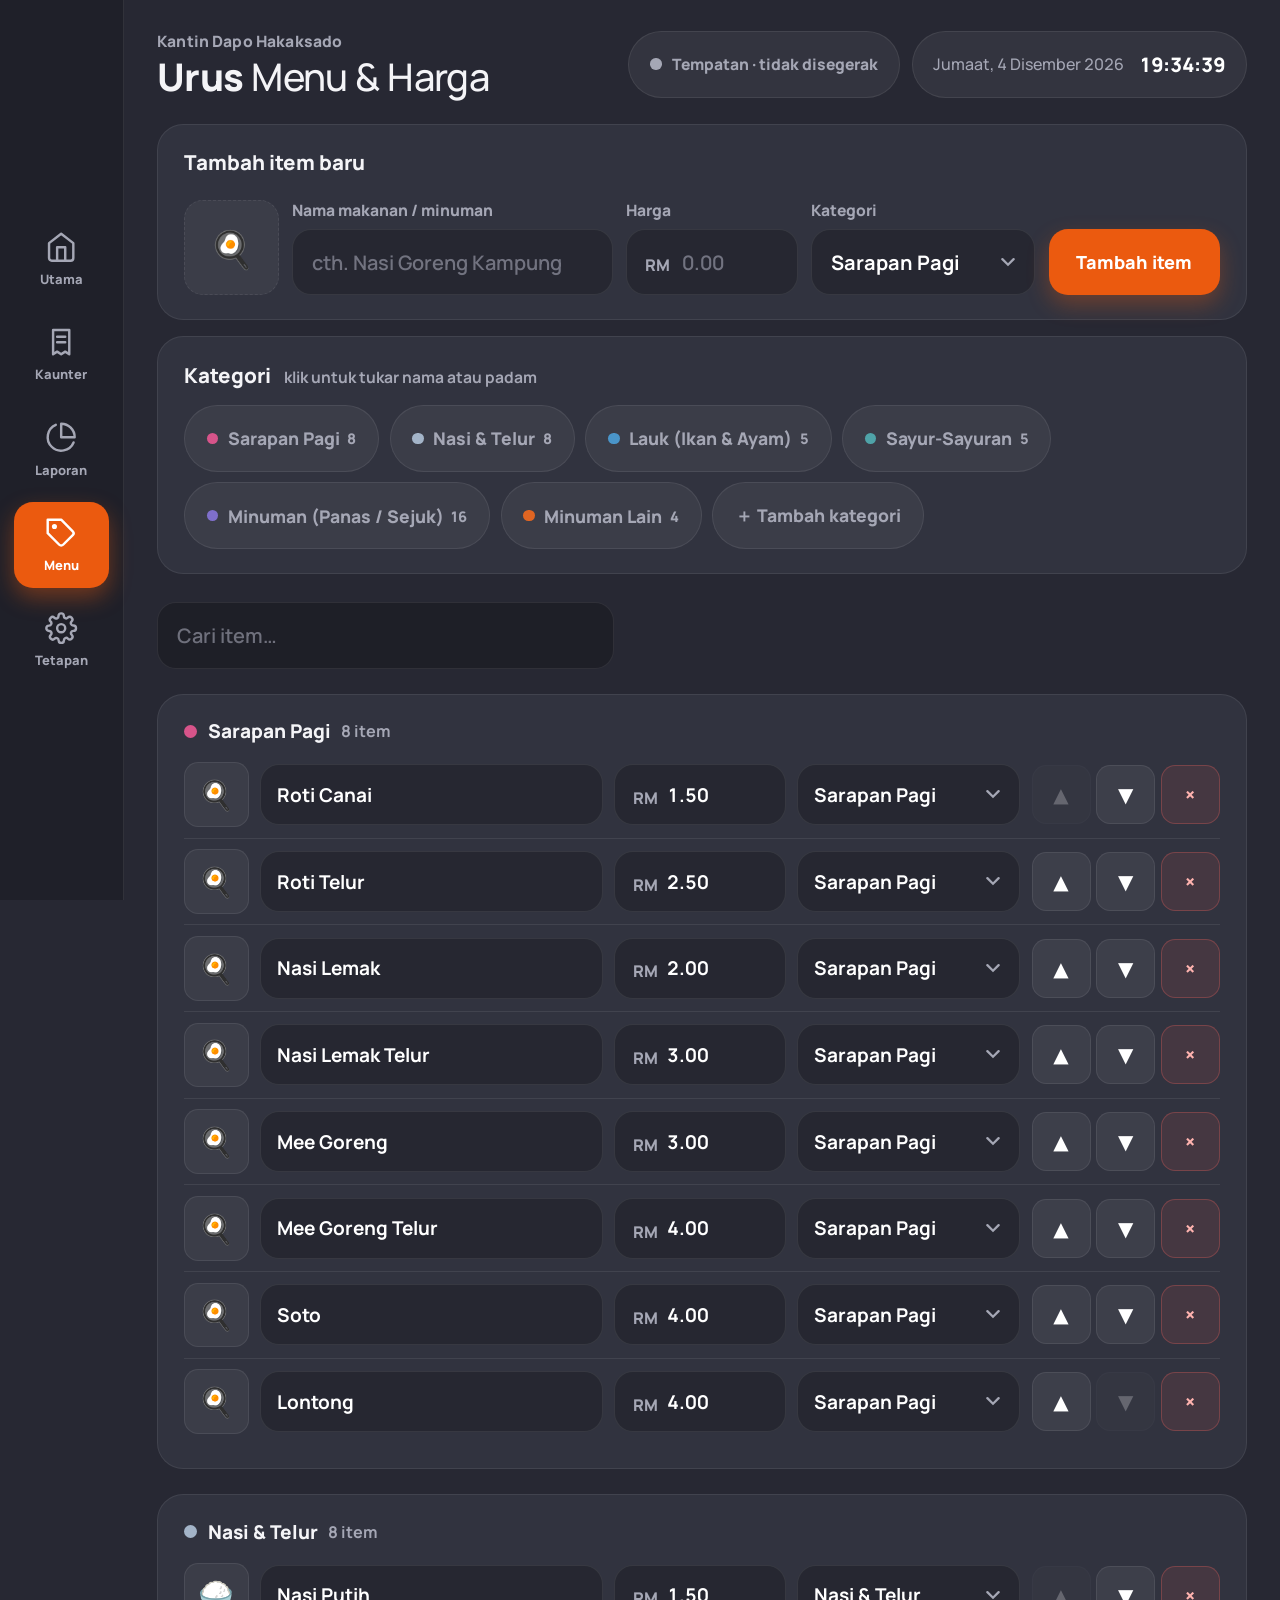
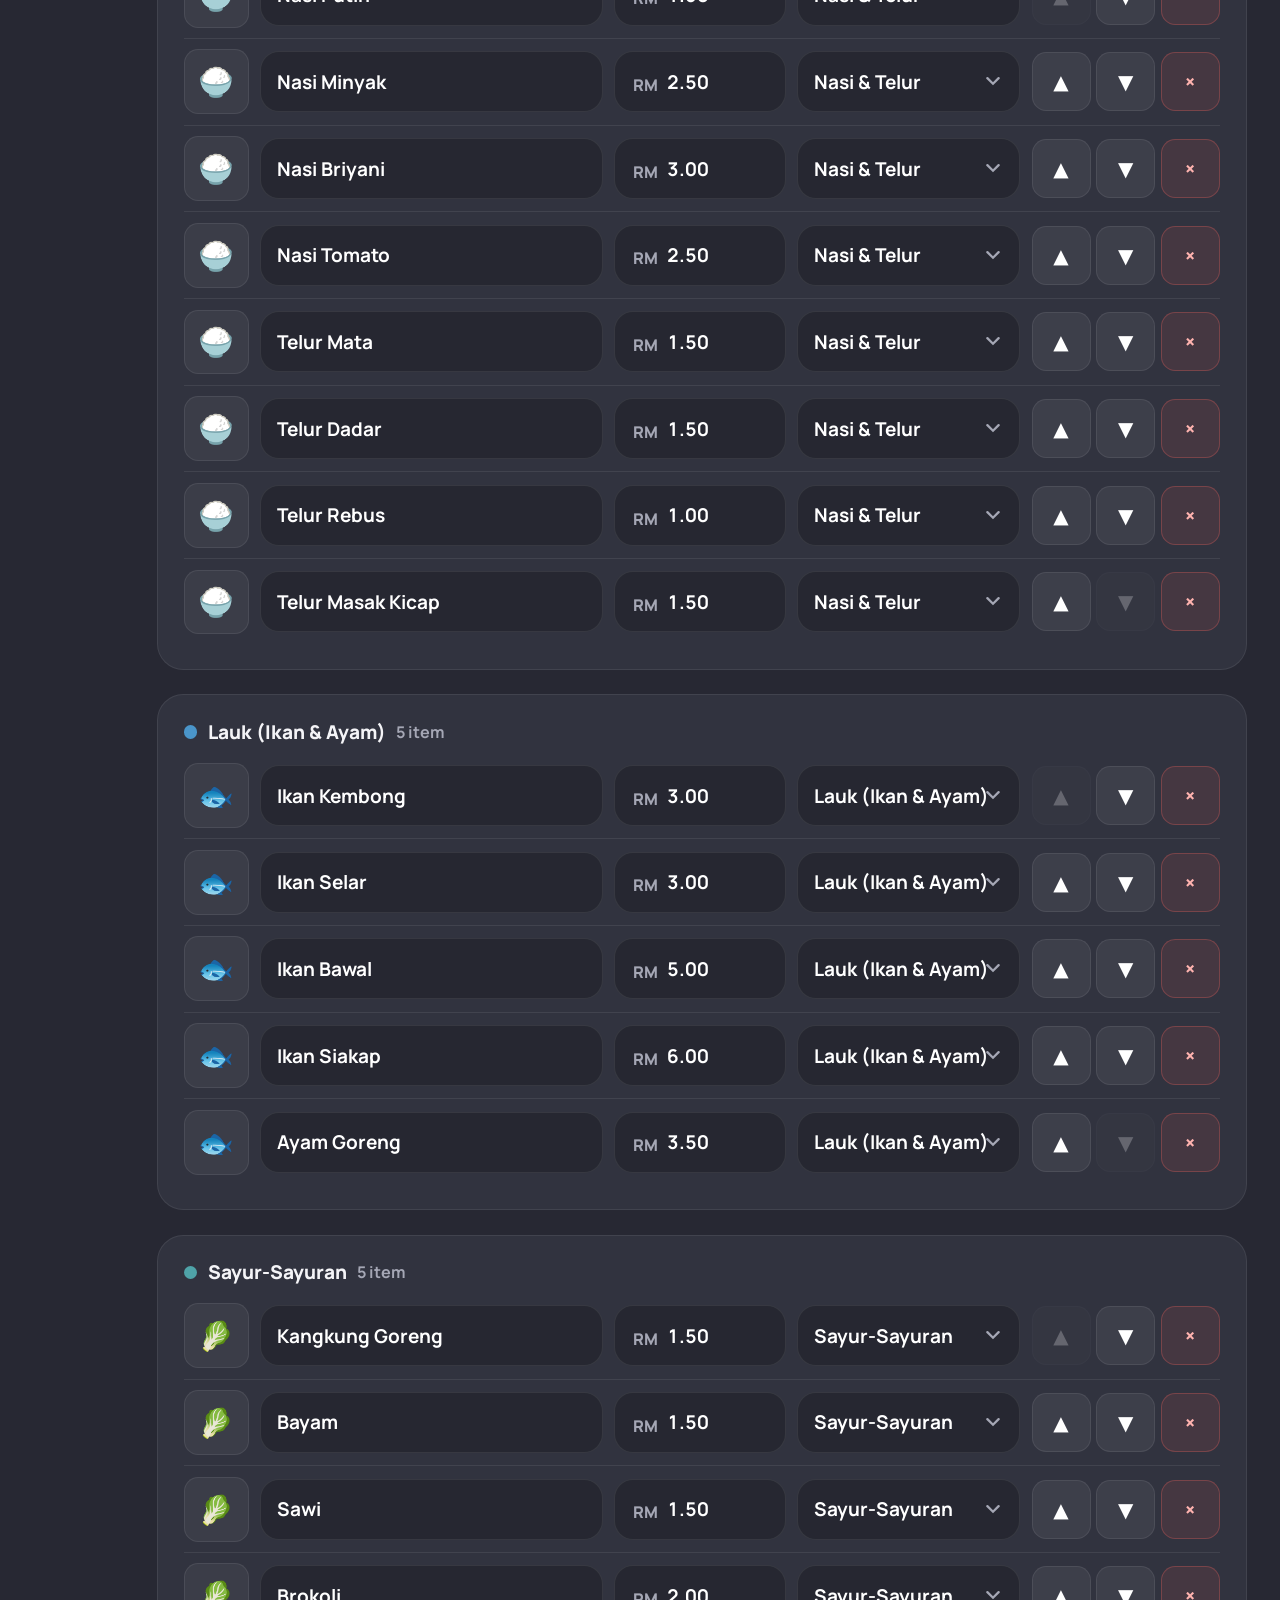
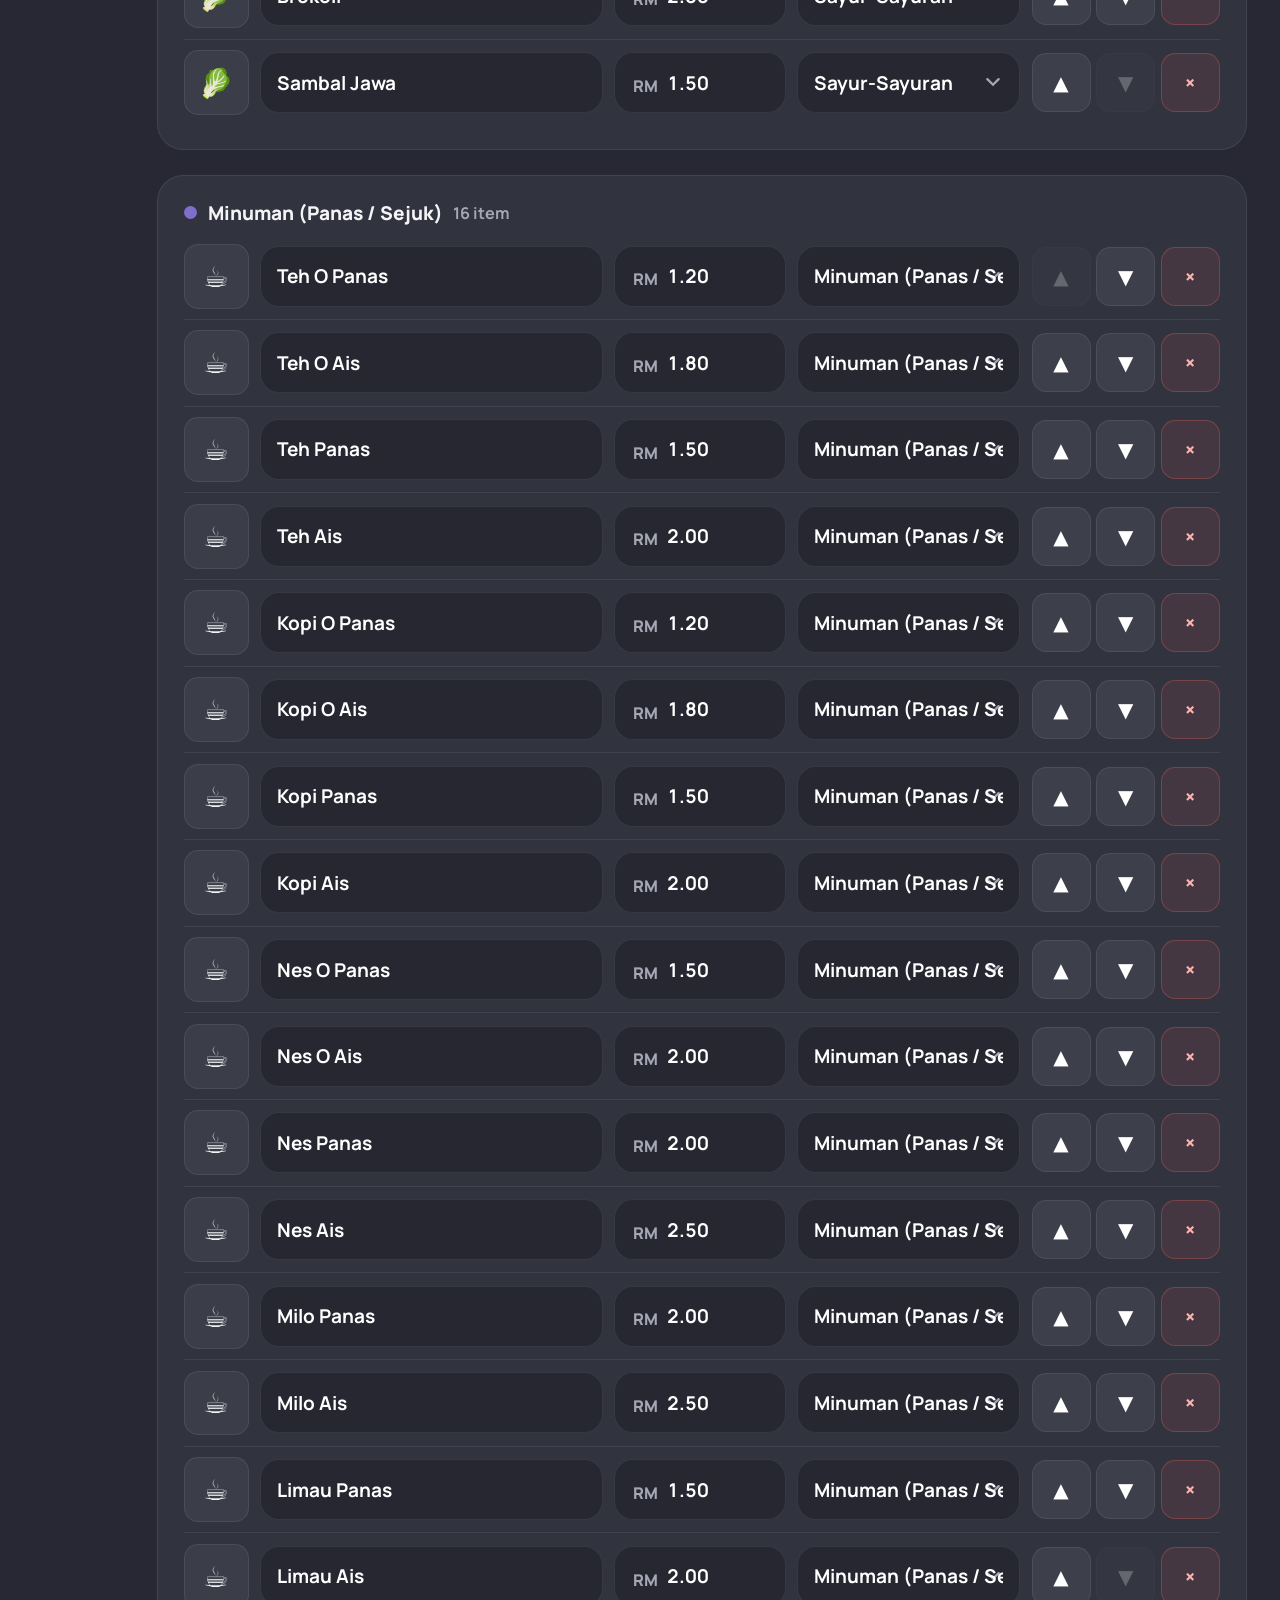
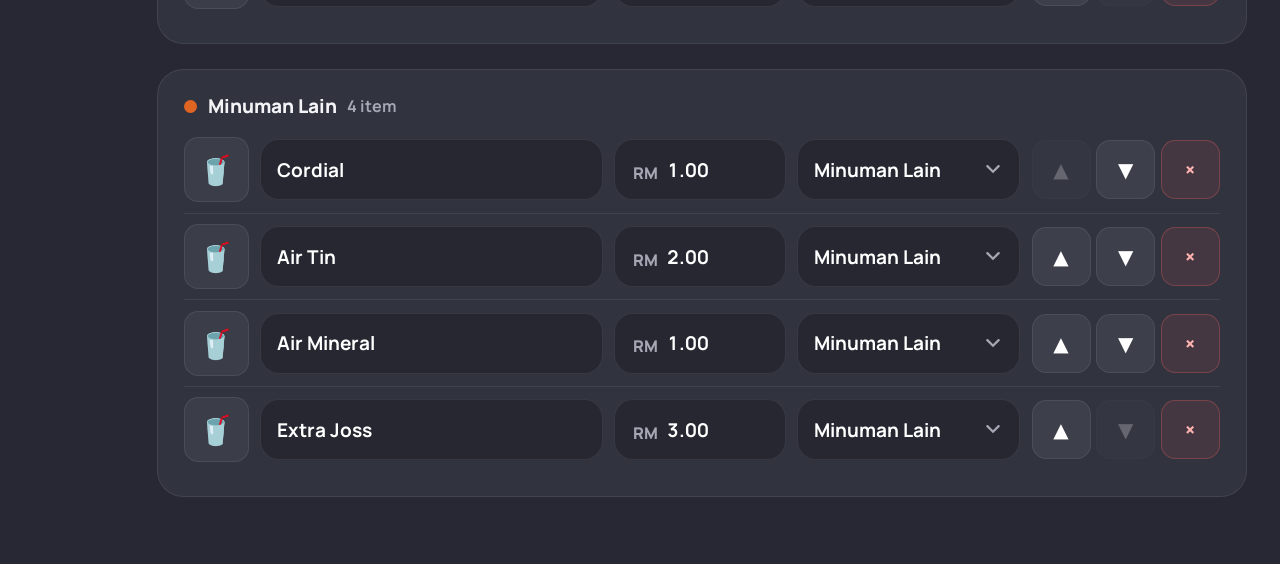
<file: menu.html>
<!DOCTYPE html>
<html lang="ms">
<head>
<meta charset="UTF-8" />
<meta name="viewport" content="width=device-width, initial-scale=1.0, maximum-scale=1.0, viewport-fit=cover" />
<meta name="apple-mobile-web-app-capable" content="yes" />
<meta name="apple-mobile-web-app-status-bar-style" content="black-translucent" />
<meta name="mobile-web-app-capable" content="yes" />
<meta name="theme-color" content="#272833" />
<title>Urus Menu — Kantin Dapo Hakaksado</title>
<link rel="preconnect" href="https://fonts.googleapis.com" />
<link rel="preconnect" href="https://fonts.gstatic.com" crossorigin />
<link href="https://fonts.googleapis.com/css2?family=Manrope:wght@500;700;800&display=swap" rel="stylesheet" />
<link rel="stylesheet" href="app.css" />
<style>
  .addbar{display:grid;grid-template-columns:5rem minmax(0,2fr) 9rem minmax(0,1.4fr) auto;gap:.7rem;align-items:end}
  .photo-pick{
    width:5rem;height:5rem;border-radius:var(--r-md);border:1px dashed var(--line);
    background:rgba(255,255,255,.05);display:grid;place-items:center;font-size:1.9rem;cursor:pointer;
    overflow:hidden;position:relative;color:var(--muted);
    transition:background .2s,border-color .2s,transform .15s var(--ease)
  }
  .photo-pick:hover{background:rgba(255,255,255,.1);border-color:var(--orange-2);transform:translateY(-2px)}
  .photo-pick:active{transform:scale(.95)}
  .photo-pick img{width:100%;height:100%;object-fit:cover}
  .photo-pick input[type=file]{position:absolute;inset:0;opacity:0;cursor:pointer}
  .photo-pick .lbl{position:absolute;font-size:.55rem;font-weight:800;bottom:0;left:0;right:0;text-align:center;background:rgba(0,0,0,.6);color:#fff;padding:.15rem 0}
  .rowi .thumb-btn{
    width:3.4rem;height:3.4rem;border-radius:var(--r-sm);overflow:hidden;border:1px solid var(--line);
    background:rgba(255,255,255,.05);display:grid;place-items:center;font-size:1.5rem;cursor:pointer;flex:none;
    transition:transform .15s var(--ease),border-color .2s
  }
  .rowi .thumb-btn:hover{transform:scale(1.07);border-color:var(--orange-2)}
  .rowi .thumb-btn:active{transform:scale(.94)}
  .rowi .thumb-btn img{width:100%;height:100%;object-fit:cover}
  .price{position:relative}
  .price .input{padding-left:2.9rem}
  .price span{position:absolute;left:1rem;bottom:1rem;font-size:.85rem;color:var(--muted);font-weight:800}
  .cats{display:flex;gap:.55rem;flex-wrap:wrap;align-items:center}
  .cats .chip i{display:inline-block;width:.6rem;height:.6rem;border-radius:50%;margin-right:.5rem;background:var(--c)}
  .cats .chip small{color:var(--muted);margin-left:.4rem}
  .listbar{display:flex;justify-content:space-between;align-items:center;gap:.7rem;flex-wrap:wrap;margin:1.5rem 0 .25rem}
  .listbar .input{width:min(24rem,100%)}
  .save-state{font-size:.88rem;color:var(--muted);font-weight:800}
  .group{margin-top:1.3rem}
  .group h3{font-size:1rem;font-weight:800;display:flex;align-items:center;gap:.55rem;margin-bottom:.4rem}
  .group h3 i{width:.7rem;height:.7rem;border-radius:50%;background:var(--c)}
  .group h3 small{color:var(--muted);font-weight:700;font-size:.85rem}
  .rowi{
    display:grid;grid-template-columns:3.4rem minmax(0,2fr) 9rem minmax(0,1.3fr) auto;
    grid-template-areas:"t n p c a";gap:.6rem;align-items:center;padding:.55rem 0
  }
  .rowi+.rowi{border-top:1px solid var(--line)}
  .rowi .input{padding:.7rem .85rem;font-size:1rem;min-height:3.2rem}
  .rowi .t{grid-area:t}.rowi .n{grid-area:n}.rowi .p{grid-area:p}.rowi .c{grid-area:c}.rowi .a{grid-area:a}
  .rowi .p .input{padding-left:2.7rem}
  .rowi .p span{bottom:.85rem}
  .rowi .input.bad{border-color:var(--red)}
  .acts{display:flex;gap:.3rem;justify-content:flex-end}
  .acts button{
    width:3.1rem;height:3.1rem;border-radius:var(--r-sm);border:1px solid var(--line);
    background:rgba(255,255,255,.06);color:#fff;cursor:pointer;display:grid;place-items:center;
    font-weight:800;font-size:1.05rem;transition:background .15s,transform .12s
  }
  .acts button:hover{background:rgba(255,255,255,.14)}
  .acts button:active{transform:scale(.9)}
  .acts button:disabled{opacity:.25;cursor:default;background:rgba(255,255,255,.06);transform:none}
  .acts .del{color:#ffb3af;border-color:rgba(240,98,92,.3);background:rgba(240,98,92,.1)}
  .acts .del:hover{background:rgba(240,98,92,.22)}
  @media (max-width:900px){
    .addbar{grid-template-columns:5rem 1fr 1fr}
    .addbar .btn{grid-column:1/-1}
    .rowi{grid-template-columns:3.4rem minmax(0,1fr) 8rem;grid-template-areas:"t n n" "t p c" "a a a";padding:.8rem 0}
    .acts{justify-content:flex-start}
  }
</style>
</head>
<body>
<aside class="rail" aria-label="Navigasi">
  <nav>
    <a class="nav" href="index.html">
      <svg viewBox="0 0 24 24" aria-hidden="true"><path d="M3 9l9-7 9 7v11a2 2 0 0 1-2 2H5a2 2 0 0 1-2-2z"/><path d="M9 22V12h6v10"/></svg><span data-i18n="nav.home">Utama</span></a>
    <a class="nav" href="foodmenu.html">
      <svg viewBox="0 0 24 24" aria-hidden="true"><path d="M6 3h12v18l-3-2-3 2-3-2-3 2z"/><path d="M9 8h6M9 12h6"/></svg><span data-i18n="nav.counter">Kaunter</span></a>
    <a class="nav" href="salesdata.html">
      <svg viewBox="0 0 24 24" aria-hidden="true"><path d="M21.21 15.89A10 10 0 1 1 8 2.83"/><path d="M22 12A10 10 0 0 0 12 2v10z"/></svg><span data-i18n="nav.reports">Laporan</span></a>
    <a class="nav active" aria-current="page" href="menu.html">
      <svg viewBox="0 0 24 24" aria-hidden="true"><path d="M20.59 13.41l-7.17 7.17a2 2 0 0 1-2.83 0L2 12V2h10l8.59 8.59a2 2 0 0 1 0 2.82z"/><circle cx="7" cy="7" r="1"/></svg><span data-i18n="nav.menu">Menu</span></a>
    <a class="nav" href="settings.html">
      <svg viewBox="0 0 24 24" aria-hidden="true"><circle cx="12" cy="12" r="3"/><path d="M19.4 15a1.65 1.65 0 0 0 .33 1.82l.06.06a2 2 0 0 1-2.83 2.83l-.06-.06a1.65 1.65 0 0 0-1.82-.33 1.65 1.65 0 0 0-1 1.51V21a2 2 0 0 1-4 0v-.09A1.65 1.65 0 0 0 9 19.4a1.65 1.65 0 0 0-1.82.33l-.06.06a2 2 0 0 1-2.83-2.83l.06-.06a1.65 1.65 0 0 0 .33-1.82 1.65 1.65 0 0 0-1.51-1H3a2 2 0 0 1 0-4h.09A1.65 1.65 0 0 0 4.6 9a1.65 1.65 0 0 0-.33-1.82l-.06-.06a2 2 0 0 1 2.83-2.83l.06.06a1.65 1.65 0 0 0 1.82.33H9a1.65 1.65 0 0 0 1-1.51V3a2 2 0 0 1 4 0v.09a1.65 1.65 0 0 0 1 1.51 1.65 1.65 0 0 0 1.82-.33l.06-.06a2 2 0 0 1 2.83 2.83l-.06.06a1.65 1.65 0 0 0-.33 1.82V9a1.65 1.65 0 0 0 1.51 1H21a2 2 0 0 1 0 4h-.09a1.65 1.65 0 0 0-1.51 1z"/></svg><span data-i18n="nav.settings">Tetapan</span></a>
  </nav>
</aside>

<main>
  <div class="head">
    <div>
      <div class="brand" id="brand">Kantin Dapo Hakaksado</div>
      <h1 data-i18n-html="menuPage.title"><b>Urus</b> Menu &amp; Harga</h1>
    </div>
    <div class="head-right">
      <a id="syncBadge" class="sync" href="settings.html"><i></i>Memuatkan…</a>
      <div class="clock"><span id="today">—</span><b id="now">--:--:--</b></div>
    </div>
  </div>

  <section class="panel">
    <h2 data-i18n="menuPage.addSection">Tambah item baru</h2>
    <form class="addbar" id="addForm">
      <div class="field"><span style="font-size:0;height:0;display:block" aria-hidden="true"> </span>
        <div class="photo-pick" id="newImgPick" data-i18n-title="menuPage.imageLabel" title="Gambar">
          <span id="newImgPreview">🍽️</span>
          <input type="file" id="newImgFile" accept="image/*" aria-label="Muat naik gambar">
        </div>
      </div>
      <label class="field" data-i18n="menuPage.nameLabel">Nama makanan / minuman<input class="input" id="newName" type="text" data-i18n-placeholder="menuPage.namePlaceholder" placeholder="cth. Nasi Goreng Kampung" maxlength="60" required></label>
      <label class="field price" data-i18n="menuPage.priceLabel">Harga<input class="input" id="newPrice" type="number" step="0.01" min="0" inputmode="decimal" placeholder="0.00" required><span>RM</span></label>
      <label class="field" data-i18n="menuPage.catLabel">Kategori<select class="input" id="newCat"></select></label>
      <button class="btn primary" type="submit" data-i18n="menuPage.addItemBtn">Tambah item</button>
    </form>
  </section>

  <section class="panel" style="margin-top:16px">
    <h2><span data-i18n="menuPage.catsTitle">Kategori</span> <small data-i18n="menuPage.catsHint">klik untuk tukar nama atau padam</small></h2>
    <div class="cats" id="cats"></div>
  </section>

  <div class="listbar">
    <input class="input" id="q" type="search" data-i18n-placeholder="menuPage.searchPlaceholder" placeholder="Cari item…" autocomplete="off">
    <span class="save-state" id="saveState"></span>
  </div>
  <div id="list"></div>
</main>

<script src="config.js"></script>
<script src="menu-default.js"></script>
<script src="i18n.js"></script>
<script src="db.js"></script>
<script>
const H = KantinDB.h, { rm, money, esc, startClock, toast } = H;
const { t } = I18N;
startClock('today', 'now');
document.getElementById('brand').textContent = KantinDB.state.shopName;
const $ = id => document.getElementById(id);
let MENU = { cats: [], items: [], updatedAt: 0 }, dirty = false, lastSavedAt = 0, timer = null, q = '';
const catColor = c => { const i = MENU.cats.indexOf(c); return KantinDB.catStyle(c, i < 0 ? 0 : i).c2; };
const catEmoji = c => { const i = MENU.cats.indexOf(c); return KantinDB.catStyle(c, i < 0 ? 0 : i).emoji; };
const count = c => MENU.items.filter(it => it.cat === c).length;
let newImg = '';

/* ---------------- new-item photo picker */
function refreshNewImgPreview() {
  const box = $('newImgPreview');
  if (newImg) box.innerHTML = `<img src="${esc(newImg)}" alt="">`;
  else box.textContent = catEmoji($('newCat').value) || '🍽️';
}
$('newImgFile').addEventListener('change', async e => {
  const f = e.target.files[0]; if (!f) return;
  $('newImgPreview').textContent = '…';
  try { newImg = await H.compressImage(f); refreshNewImgPreview(); }
  catch (err) { toast(t('menuPage.imageTooBig'), 'err'); refreshNewImgPreview(); }
  e.target.value = '';
});
$('newImgPick').addEventListener('click', e => { if (e.target.closest('input[type=file]')) return; });
$('newImgPick').addEventListener('contextmenu', async e => {
  e.preventDefault();
  if (newImg) { newImg = ''; refreshNewImgPreview(); return; }
});
$('newCat').addEventListener('change', async e => {
  if (e.target.value === '__new') { const name = await newCategory(); renderCatSelect(e.target, name || MENU.cats[0]); }
  if (!newImg) refreshNewImgPreview();
});

/* ---------------- saving */
async function save() {
  clearTimeout(timer); dirty = false;
  $('saveState').textContent = t('menuPage.saving');
  try {
    const m = await KantinDB.saveMenu(MENU);
    lastSavedAt = m.updatedAt; MENU.updatedAt = m.updatedAt;
    $('saveState').textContent = t('menuPage.saved');
  } catch (e) { $('saveState').textContent = t('menuPage.saveFailed'); toast(t('menuPage.saveFailed'), 'err'); }
}
function scheduleSave() {
  if (MENU.items.some(it => !it.name.trim())) { $('saveState').textContent = t('menuPage.nameEmpty'); return; }
  dirty = true; $('saveState').textContent = t('menuPage.unsaved');
  clearTimeout(timer); timer = setTimeout(save, 700);
}
window.addEventListener('beforeunload', e => { if (dirty) { save(); } });

/* ---------------- image editor for existing rows */
async function editItemImage(it) {
  const m = H.modal(`<h3>${esc(it.name)}</h3>
    <div class="d-block" style="text-align:center;margin:14px 0">
      <div class="photo-pick" id="editPreview" style="width:96px;height:96px;font-size:2.2rem;margin:0 auto">${it.img ? `<img src="${esc(it.img)}" alt="">` : esc(catEmoji(it.cat))}</div>
    </div>
    <div class="actions" style="justify-content:center;flex-wrap:wrap">
      <label class="btn sm" style="cursor:pointer">${t('menuPage.uploadImage')}<input type="file" id="editFile" accept="image/*" style="position:absolute;width:1px;height:1px;opacity:0"></label>
      <button type="button" class="btn sm" id="editUrl">${t('menuPage.useUrl')}</button>
      ${it.img ? `<button type="button" class="btn sm danger" id="editRemove">${t('menuPage.removeImage')}</button>` : ''}
      <button type="button" class="btn sm primary" id="editClose">${t('common.close')}</button>
    </div>`);
  const preview = m.back.querySelector('#editPreview');
  m.back.querySelector('#editFile').addEventListener('change', async e => {
    const f = e.target.files[0]; if (!f) return;
    preview.textContent = '…';
    try { it.img = await H.compressImage(f); await save(); render(); m.close(); }
    catch (err) { toast(t('menuPage.imageTooBig'), 'err'); preview.innerHTML = it.img ? `<img src="${esc(it.img)}" alt="">` : esc(catEmoji(it.cat)); }
  });
  m.back.querySelector('#editUrl').onclick = async () => {
    const v = await H.prompt({ title: t('menuPage.urlPromptTitle'), label: t('menuPage.urlPromptLabel'), value: it.img && it.img.startsWith('http') ? it.img : '', ok: t('common.save') });
    if (v == null) return;
    const url = v.trim();
    if (url) { it.img = url; await save(); render(); }
    m.close();
  };
  const rm2 = m.back.querySelector('#editRemove'); if (rm2) rm2.onclick = async () => { it.img = ''; await save(); render(); m.close(); };
  m.back.querySelector('#editClose').onclick = m.close;
}

/* ---------------- rendering */
function renderCatSelect(sel, value) {
  sel.innerHTML = MENU.cats.map(c => `<option value="${esc(c)}"${c === value ? ' selected' : ''}>${esc(c)}</option>`).join('') + `<option value="__new">${t('menuPage.newCatOption')}</option>`;
}
function render() {
  const prevCat = $('newCat').value;
  renderCatSelect($('newCat'), MENU.cats.includes(prevCat) ? prevCat : MENU.cats[0]);
  refreshNewImgPreview();
  $('cats').innerHTML = MENU.cats.map(c => `<button class="chip" type="button" data-cat="${esc(c)}" style="--c:${catColor(c)}"><i></i>${esc(c)}<small>${count(c)}</small></button>`).join('') + `<button class="chip" type="button" id="addCat">${t('menuPage.addCatChip')}</button>`;
  const needle = q.trim().toLowerCase();
  let html = '';
  MENU.cats.forEach(c => {
    const items = MENU.items.filter(it => it.cat === c && (!needle || it.name.toLowerCase().includes(needle)));
    if (!items.length && needle) return;
    html += `<section class="group panel fade-up"><h3 style="--c:${catColor(c)}"><i></i>${esc(c)}<small>${t('menuPage.itemCount', { n: items.length })}</small></h3>` +
      (items.length ? items.map(it => {
        const same = MENU.items.filter(x => x.cat === c), pos = same.indexOf(it);
        const thumb = it.img ? `<img src="${esc(it.img)}" alt="">` : esc(catEmoji(it.cat));
        return `<div class="rowi" data-id="${esc(it.id)}">
          <button type="button" class="thumb-btn t" data-img title="${esc(t('menuPage.imageLabel'))}">${thumb}</button>
          <div class="n"><input class="input" data-f="name" type="text" value="${esc(it.name)}" maxlength="60" aria-label="${t('menuPage.nameLabel')}"></div>
          <div class="p price"><input class="input" data-f="price" type="number" step="0.01" min="0" inputmode="decimal" value="${it.price.toFixed(2)}" aria-label="${t('menuPage.priceLabel')}"><span>RM</span></div>
          <div class="c"><select class="input" data-f="cat" aria-label="${t('menuPage.catLabel')}"></select></div>
          <div class="a acts"><button type="button" data-up title="${t('menuPage.up')}" ${pos === 0 ? 'disabled' : ''}>▲</button><button type="button" data-down title="${t('menuPage.down')}" ${pos === same.length - 1 ? 'disabled' : ''}>▼</button><button type="button" class="del" data-del title="${t('menuPage.delete')}">×</button></div>
        </div>`;
      }).join('') : `<div class="empty">${t('menuPage.emptyCat')}</div>`) + '</section>';
  });
  $('list').innerHTML = html || `<div class="empty"><b>${t('menuPage.emptyAllTitle')}</b>${t('menuPage.emptyAllDesc')}</div>`;
  $('list').querySelectorAll('.rowi').forEach(row => { const it = MENU.items.find(x => x.id === row.dataset.id); renderCatSelect(row.querySelector('select'), it.cat); });
}

/* ---------------- add item */
async function newCategory() {
  const v = await H.prompt({ title: t('menuPage.newCatTitle'), label: t('menuPage.newCatLabel'), placeholder: t('menuPage.newCatPlaceholder'), ok: t('common.add') });
  if (v == null) return null;
  const name = v.trim(); if (!name) return null;
  const exists = MENU.cats.find(c => c.toLowerCase() === name.toLowerCase());
  if (exists) { toast(t('menuPage.catExists')); return exists; }
  MENU.cats.push(name); await save(); render(); toast(t('menuPage.catAdded'), 'ok');
  return name;
}
$('addForm').addEventListener('submit', async e => {
  e.preventDefault();
  const name = $('newName').value.trim(), price = money($('newPrice').value), cat = $('newCat').value;
  if (!name) { toast(t('menuPage.enterName'), 'err'); return; }
  if (!(price >= 0) || $('newPrice').value === '') { toast(t('menuPage.enterPrice'), 'err'); return; }
  if (!cat || cat === '__new') { toast(t('menuPage.pickCat'), 'err'); return; }
  if (MENU.items.some(it => it.cat === cat && it.name.toLowerCase() === name.toLowerCase())) { toast(t('menuPage.itemExists', { name, cat }), 'err'); return; }
  MENU.items.push({ id: H.uid('m'), name, price, cat, img: newImg });
  await save(); render();
  $('newName').value = ''; $('newPrice').value = ''; newImg = ''; refreshNewImgPreview(); $('newName').focus();
  toast(t('menuPage.itemAdded', { name }), 'ok');
});

/* ---------------- categories */
$('cats').addEventListener('click', async e => {
  if (e.target.closest('#addCat')) { await newCategory(); return; }
  const b = e.target.closest('[data-cat]'); if (!b) return;
  const cat = b.dataset.cat, n = count(cat);
  const m = H.modal(`<h3>${esc(cat)}</h3><p>${t('menuPage.catItemsCount', { n })}</p>
    <form style="margin-top:14px"><label class="field">${t('menuPage.catNameLabel')}<input class="input" id="catName" type="text" value="${esc(cat)}" maxlength="40"></label>
    <div class="actions"><button type="button" class="btn danger" data-del ${n ? `disabled title="${esc(t('menuPage.moveFirstHint'))}"` : ''}>${t('menuPage.deleteCat')}</button><button type="button" class="btn" data-x>${t('common.cancel')}</button><button type="submit" class="btn primary">${t('common.save')}</button></div></form>
    ${n ? `<p style="margin-top:10px;font-size:.76rem">${t('menuPage.moveFirstNote')}</p>` : ''}`);
  m.back.querySelector('[data-x]').onclick = m.close;
  m.back.querySelector('form').onsubmit = async ev => {
    ev.preventDefault();
    const name = m.back.querySelector('#catName').value.trim();
    if (!name) return;
    if (name !== cat && MENU.cats.some(c => c.toLowerCase() === name.toLowerCase())) { toast(t('menuPage.catNameUsed'), 'err'); return; }
    MENU.cats = MENU.cats.map(c => c === cat ? name : c);
    MENU.items.forEach(it => { if (it.cat === cat) it.cat = name; });
    m.close(); await save(); render(); toast(t('menuPage.catUpdated'), 'ok');
  };
  m.back.querySelector('[data-del]').onclick = async () => {
    m.close();
    if (!await H.confirm({ title: t('menuPage.deleteCatTitle', { cat }), text: t('menuPage.deleteCatText'), ok: t('common.delete'), danger: true })) return;
    MENU.cats = MENU.cats.filter(c => c !== cat);
    await save(); render(); toast(t('menuPage.catDeleted'), 'ok');
  };
  setTimeout(() => m.back.querySelector('#catName').select(), 30);
});

/* ---------------- edit rows */
$('q').addEventListener('input', e => { q = e.target.value; render(); });
$('list').addEventListener('input', e => {
  const inp = e.target.closest('[data-f]'); if (!inp || inp.tagName === 'SELECT') return;
  const it = MENU.items.find(x => x.id === inp.closest('.rowi').dataset.id); if (!it) return;
  if (inp.dataset.f === 'name') { it.name = inp.value; inp.classList.toggle('bad', !inp.value.trim()); }
  else if (inp.dataset.f === 'price') { if (inp.value === '') { inp.classList.add('bad'); return; } inp.classList.remove('bad'); it.price = money(inp.value); }
  scheduleSave();
});
$('list').addEventListener('focusout', e => {
  const inp = e.target.closest('[data-f]'); if (!inp) return;
  const it = MENU.items.find(x => x.id === inp.closest('.rowi').dataset.id); if (!it) return;
  if (inp.dataset.f === 'name' && !inp.value.trim()) { inp.value = it.name = it.name.trim() || 'Item'; inp.classList.remove('bad'); scheduleSave(); }
  if (inp.dataset.f === 'price') { if (inp.value === '') inp.value = it.price.toFixed(2); else { it.price = money(inp.value); inp.value = it.price.toFixed(2); } inp.classList.remove('bad'); }
});
$('list').addEventListener('change', async e => {
  const sel = e.target.closest('select[data-f="cat"]'); if (!sel) return;
  const it = MENU.items.find(x => x.id === sel.closest('.rowi').dataset.id); if (!it) return;
  let cat = sel.value;
  if (cat === '__new') { cat = await newCategory(); if (!cat) { renderCatSelect(sel, it.cat); return; } }
  it.cat = cat; await save(); render(); toast(t('menuPage.itemMoved', { name: it.name, cat }), 'ok');
});
$('list').addEventListener('click', async e => {
  const imgBtn = e.target.closest('[data-img]');
  if (imgBtn) { const row = imgBtn.closest('.rowi'); const it = MENU.items.find(x => x.id === row.dataset.id); if (it) editItemImage(it); return; }
  const b = e.target.closest('button'); if (!b) return;
  const row = b.closest('.rowi'); if (!row) return;
  const idx = MENU.items.findIndex(x => x.id === row.dataset.id); if (idx < 0) return;
  const it = MENU.items[idx];
  if (b.hasAttribute('data-del')) {
    if (!await H.confirm({ title: t('menuPage.deleteItemTitle', { name: it.name }), text: t('menuPage.deleteItemText'), ok: t('common.delete'), danger: true })) return;
    MENU.items.splice(idx, 1); await save(); render(); toast(t('menuPage.itemDeleted', { name: it.name }), 'ok'); return;
  }
  const dir = b.hasAttribute('data-up') ? -1 : b.hasAttribute('data-down') ? 1 : 0; if (!dir) return;
  let j = idx + dir; while (j >= 0 && j < MENU.items.length && MENU.items[j].cat !== it.cat) j += dir;
  if (j < 0 || j >= MENU.items.length) return;
  [MENU.items[idx], MENU.items[j]] = [MENU.items[j], MENU.items[idx]];
  await save(); render();
});

KantinDB.ready().then(() => {
  KantinDB.watchMenu(m => {
    if (m.updatedAt && m.updatedAt === lastSavedAt) return;   // echo of our own save
    if (dirty) return;                                          // don't clobber typing
    MENU = m; render();
  });
});
</script>
</body>
</html>
</file>
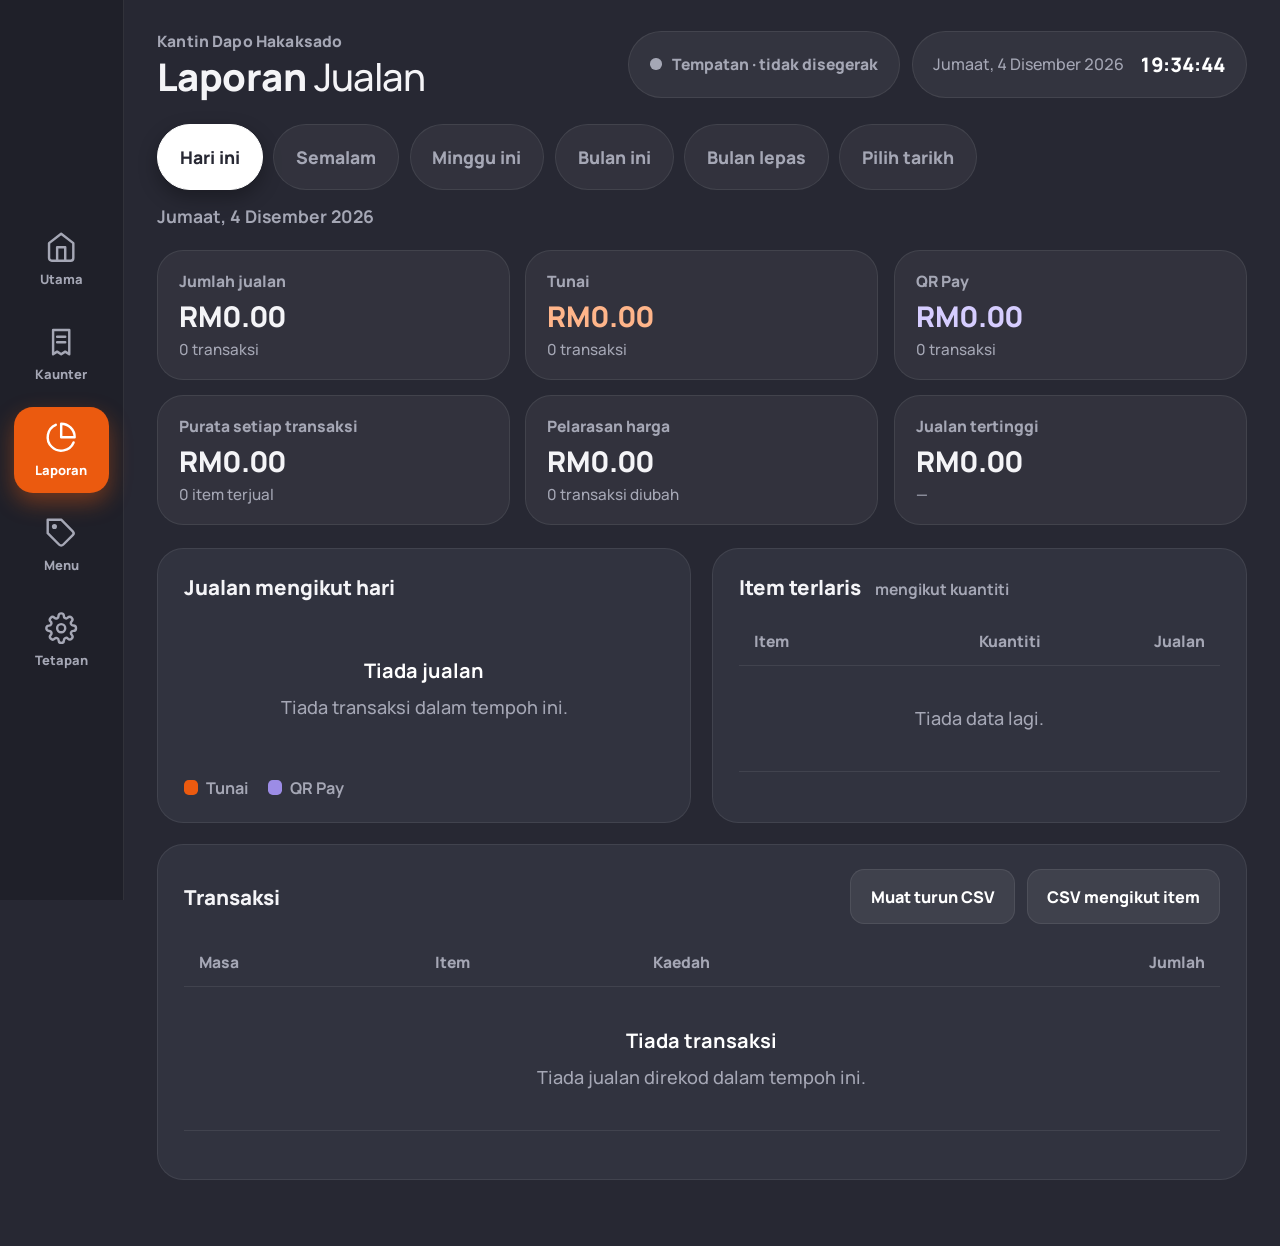
<file: salesdata.html>
<!DOCTYPE html>
<html lang="ms">
<head>
<meta charset="UTF-8" />
<meta name="viewport" content="width=device-width, initial-scale=1.0, maximum-scale=1.0, viewport-fit=cover" />
<meta name="apple-mobile-web-app-capable" content="yes" />
<meta name="apple-mobile-web-app-status-bar-style" content="black-translucent" />
<meta name="mobile-web-app-capable" content="yes" />
<meta name="theme-color" content="#272833" />
<title>Laporan Jualan — Kantin Dapo Hakaksado</title>
<link rel="preconnect" href="https://fonts.googleapis.com" />
<link rel="preconnect" href="https://fonts.gstatic.com" crossorigin />
<link href="https://fonts.googleapis.com/css2?family=Manrope:wght@500;700;800&display=swap" rel="stylesheet" />
<link rel="stylesheet" href="app.css" />
<style>
  .periods{display:flex;gap:.6rem;align-items:center;flex-wrap:wrap;margin-bottom:.7rem}
  .range{display:none;gap:.55rem;align-items:center;flex-wrap:wrap}
  .range.show{display:flex}
  .range .input{width:auto}
  .range-label{color:var(--muted);font-size:.92rem;font-weight:700;margin:.5rem 0 1.2rem}
  .stats{display:grid;grid-template-columns:repeat(6,1fr);gap:.8rem;margin-bottom:1.2rem}
  .stat{
    background:rgba(255,255,255,.05);border:1px solid var(--line);border-radius:var(--r-lg);
    padding:1rem 1.1rem;transition:transform .22s var(--ease),box-shadow .22s,background .2s
  }
  .stat:hover{transform:translateY(-.2rem);box-shadow:0 .8rem 1.4rem rgba(0,0,0,.22);background:rgba(255,255,255,.08)}
  .stat .label{font-size:.82rem;color:var(--muted);font-weight:800}
  .stat .value{font-size:1.5rem;font-weight:800;margin-top:.25rem;font-variant-numeric:tabular-nums}
  .stat .sub{font-size:.8rem;color:var(--muted);margin-top:.15rem}
  .stat.cash .value{color:#ffb58a}
  .stat.qr .value{color:#d6cdff}
  .two{display:grid;grid-template-columns:1fr 1fr;gap:1.1rem;margin-bottom:1.1rem}
  .bars{display:flex;flex-direction:column;gap:.6rem}
  .bar{
    display:grid;grid-template-columns:8rem 1fr 6.5rem;gap:.7rem;align-items:center;
    font-size:.9rem;font-weight:700;color:var(--muted);animation:fadeUp .32s var(--ease) backwards
  }
  .bar .track{height:1.1rem;background:rgba(255,255,255,.06);border-radius:999px;overflow:hidden;display:flex}
  .bar .c{background:var(--orange);height:100%;transition:width .5s var(--ease)}
  .bar .q{background:var(--purple);height:100%;transition:width .5s var(--ease)}
  .bar .amt{text-align:right;font-weight:800;color:#fff;font-variant-numeric:tabular-nums}
  .legend{display:flex;gap:1rem;font-size:.85rem;color:var(--muted);font-weight:700;margin-top:.9rem}
  .legend i{display:inline-block;width:.75rem;height:.75rem;border-radius:.25rem;margin-right:.4rem;vertical-align:-1px}
  table{width:100%;border-collapse:collapse;font-size:.95rem}
  th{text-align:left;color:var(--muted);font-size:.82rem;font-weight:800;padding:.7rem .8rem;border-bottom:1px solid var(--line);white-space:nowrap}
  td{padding:.9rem .8rem;border-bottom:1px solid var(--line);vertical-align:top}
  td.r,th.r{text-align:right;font-variant-numeric:tabular-nums;white-space:nowrap}
  td.n{white-space:nowrap}
  tr.tx{cursor:pointer}
  tr.tx td{transition:background .18s}
  tr.tx:hover td{background:rgba(255,255,255,.05)}
  tr.tx:active td{background:rgba(235,90,15,.12)}
  .items-cell{color:var(--muted);line-height:1.45}
  .items-cell .tag{margin-left:.4rem}
  .toolbar{display:flex;justify-content:space-between;align-items:center;gap:.7rem;flex-wrap:wrap;margin-bottom:.7rem}
  .tbl-wrap{overflow:auto;-webkit-overflow-scrolling:touch}
  .more{display:flex;justify-content:center;padding:1rem 0 .25rem}
  .dl{display:flex;flex-direction:column;gap:.4rem;margin:1rem 0;font-size:.95rem}
  .dl div{display:flex;justify-content:space-between;gap:1rem}
  .dl div span:first-child{color:var(--muted)}
  .dl div b{font-variant-numeric:tabular-nums}
  .dl .sep{border-top:1px solid var(--line);margin:.3rem 0}
  small.d{display:block;color:var(--muted);font-weight:700;font-size:.78rem}
  @media (max-width:1300px){ .stats{grid-template-columns:repeat(3,1fr)} }
  @media (max-width:1000px){ .two{grid-template-columns:1fr} }
  @media (max-width:760px){ .stats{grid-template-columns:repeat(2,1fr);gap:.7rem} .bar{grid-template-columns:6rem 1fr 5.5rem} .hide-m{display:none} }
</style>
</head>
<body>
<aside class="rail" aria-label="Navigasi">
  <nav>
    <a class="nav" href="index.html">
      <svg viewBox="0 0 24 24" aria-hidden="true"><path d="M3 9l9-7 9 7v11a2 2 0 0 1-2 2H5a2 2 0 0 1-2-2z"/><path d="M9 22V12h6v10"/></svg><span data-i18n="nav.home">Utama</span></a>
    <a class="nav" href="foodmenu.html">
      <svg viewBox="0 0 24 24" aria-hidden="true"><path d="M6 3h12v18l-3-2-3 2-3-2-3 2z"/><path d="M9 8h6M9 12h6"/></svg><span data-i18n="nav.counter">Kaunter</span></a>
    <a class="nav active" aria-current="page" href="salesdata.html">
      <svg viewBox="0 0 24 24" aria-hidden="true"><path d="M21.21 15.89A10 10 0 1 1 8 2.83"/><path d="M22 12A10 10 0 0 0 12 2v10z"/></svg><span data-i18n="nav.reports">Laporan</span></a>
    <a class="nav" href="menu.html">
      <svg viewBox="0 0 24 24" aria-hidden="true"><path d="M20.59 13.41l-7.17 7.17a2 2 0 0 1-2.83 0L2 12V2h10l8.59 8.59a2 2 0 0 1 0 2.82z"/><circle cx="7" cy="7" r="1"/></svg><span data-i18n="nav.menu">Menu</span></a>
    <a class="nav" href="settings.html">
      <svg viewBox="0 0 24 24" aria-hidden="true"><circle cx="12" cy="12" r="3"/><path d="M19.4 15a1.65 1.65 0 0 0 .33 1.82l.06.06a2 2 0 0 1-2.83 2.83l-.06-.06a1.65 1.65 0 0 0-1.82-.33 1.65 1.65 0 0 0-1 1.51V21a2 2 0 0 1-4 0v-.09A1.65 1.65 0 0 0 9 19.4a1.65 1.65 0 0 0-1.82.33l-.06.06a2 2 0 0 1-2.83-2.83l.06-.06a1.65 1.65 0 0 0 .33-1.82 1.65 1.65 0 0 0-1.51-1H3a2 2 0 0 1 0-4h.09A1.65 1.65 0 0 0 4.6 9a1.65 1.65 0 0 0-.33-1.82l-.06-.06a2 2 0 0 1 2.83-2.83l.06.06a1.65 1.65 0 0 0 1.82.33H9a1.65 1.65 0 0 0 1-1.51V3a2 2 0 0 1 4 0v.09a1.65 1.65 0 0 0 1 1.51 1.65 1.65 0 0 0 1.82-.33l.06-.06a2 2 0 0 1 2.83 2.83l-.06.06a1.65 1.65 0 0 0-.33 1.82V9a1.65 1.65 0 0 0 1.51 1H21a2 2 0 0 1 0 4h-.09a1.65 1.65 0 0 0-1.51 1z"/></svg><span data-i18n="nav.settings">Tetapan</span></a>
  </nav>
</aside>

<main>
  <div class="head">
    <div>
      <div class="brand" id="brand">Kantin Dapo Hakaksado</div>
      <h1 data-i18n-html="reports.title"><b>Laporan</b> Jualan</h1>
    </div>
    <div class="head-right">
      <a id="syncBadge" class="sync" href="settings.html"><i></i>Memuatkan…</a>
      <div class="clock"><span id="today">—</span><b id="now">--:--:--</b></div>
    </div>
  </div>

  <div class="periods">
    <div class="chips" id="periods">
      <button class="chip" data-p="day" data-i18n="reports.pDay">Hari ini</button>
      <button class="chip" data-p="yesterday" data-i18n="reports.pYesterday">Semalam</button>
      <button class="chip" data-p="week" data-i18n="reports.pWeek">Minggu ini</button>
      <button class="chip" data-p="month" data-i18n="reports.pMonth">Bulan ini</button>
      <button class="chip" data-p="lastmonth" data-i18n="reports.pLastMonth">Bulan lepas</button>
      <button class="chip" data-p="custom" data-i18n="reports.pCustom">Pilih tarikh</button>
    </div>
    <div class="range" id="range">
      <input class="input" type="date" id="from" aria-label="Dari">
      <span class="muted" data-i18n="reports.to">hingga</span>
      <input class="input" type="date" id="to" aria-label="Hingga">
      <button class="btn sm primary" id="applyRange" type="button" data-i18n="reports.apply">Papar</button>
    </div>
  </div>
  <div class="range-label" id="rangeLabel">—</div>

  <section class="stats" aria-label="Ringkasan">
    <div class="stat"><div class="label" data-i18n="reports.statTotal">Jumlah jualan</div><div class="value" id="vTotal">RM0.00</div><div class="sub" id="vCount">0 transaksi</div></div>
    <div class="stat cash"><div class="label" data-i18n="common.cash">Tunai</div><div class="value" id="vCash">RM0.00</div><div class="sub" id="vCashN">0 transaksi</div></div>
    <div class="stat qr"><div class="label" data-i18n="common.qr">QR Pay</div><div class="value" id="vQr">RM0.00</div><div class="sub" id="vQrN">0 transaksi</div></div>
    <div class="stat"><div class="label" data-i18n="reports.statAvg">Purata setiap transaksi</div><div class="value" id="vAvg">RM0.00</div><div class="sub" id="vItems">0 item terjual</div></div>
    <div class="stat"><div class="label" data-i18n="reports.statAdj">Pelarasan harga</div><div class="value" id="vAdj">RM0.00</div><div class="sub" id="vAdjN">0 transaksi diubah</div></div>
    <div class="stat"><div class="label" data-i18n="reports.statMax">Jualan tertinggi</div><div class="value" id="vMax">RM0.00</div><div class="sub" id="vMaxSub">—</div></div>
  </section>

  <div class="two">
    <section class="panel" id="dailyPanel">
      <h2 id="dailyTitle" data-i18n="reports.byDay">Jualan mengikut hari</h2>
      <div class="bars" id="daily"></div>
      <div class="legend"><span><i style="background:var(--orange)"></i><span data-i18n="common.cash">Tunai</span></span><span><i style="background:var(--purple)"></i><span data-i18n="common.qr">QR Pay</span></span></div>
    </section>
    <section class="panel">
      <h2><span data-i18n="reports.topItems">Item terlaris</span> <small data-i18n="reports.byQty">mengikut kuantiti</small></h2>
      <div class="tbl-wrap"><table><thead><tr><th data-i18n="reports.colItem">Item</th><th class="r" data-i18n="reports.colQty">Kuantiti</th><th class="r" data-i18n="reports.colSales">Jualan</th></tr></thead><tbody id="top"></tbody></table></div>
    </section>
  </div>

  <section class="panel">
    <div class="toolbar">
      <h2 style="margin:0"><span data-i18n="reports.transactions">Transaksi</span> <small id="txCount"></small></h2>
      <div class="row">
        <button class="btn sm" id="csvTx" type="button" data-i18n="reports.downloadCsv">Muat turun CSV</button>
        <button class="btn sm" id="csvItems" type="button" data-i18n="reports.csvByItem">CSV mengikut item</button>
      </div>
    </div>
    <div class="tbl-wrap">
      <table>
        <thead><tr><th data-i18n="reports.colTime">Masa</th><th data-i18n="reports.colItem">Item</th><th data-i18n="reports.colMethod">Kaedah</th><th class="r" data-i18n="reports.colTotal">Jumlah</th></tr></thead>
        <tbody id="rows"></tbody>
      </table>
    </div>
    <div class="more" id="more"></div>
  </section>
</main>

<script src="config.js"></script>
<script src="menu-default.js"></script>
<script src="i18n.js"></script>
<script src="db.js"></script>
<script>
const H = KantinDB.h, { rm, money, esc, startClock, startOfDay, fmtDate, fmtShort, fmtTime, ymd, MONTHS, DAYS, toast, csv } = H;
const { t } = I18N;
startClock('today', 'now');
document.getElementById('brand').textContent = KantinDB.state.shopName;
const $ = id => document.getElementById(id);
const params = new URLSearchParams(location.search);
const PERIODS = ['day', 'yesterday', 'week', 'month', 'lastmonth', 'custom'];
let period = PERIODS.includes(params.get('p')) ? params.get('p') : 'day';
const todayStr = ymd(new Date());
$('from').value = params.get('from') || todayStr; $('to').value = params.get('to') || todayStr;
let sales = [], unsub = null, shown = 100, cur = null;

const addDays = (d, n) => { const x = new Date(d); x.setDate(x.getDate() + n); return x; };
function range() {
  const now = new Date(), d0 = startOfDay(now);
  switch (period) {
    case 'yesterday': { const y = addDays(d0, -1); return { from: +y, to: +d0, label: fmtDate(y) }; }
    case 'week': { const s = addDays(d0, -((now.getDay() + 6) % 7)); return { from: +s, to: +addDays(s, 7), label: `${fmtShort(s)} – ${fmtShort(addDays(s, 6))}` }; }
    case 'month': { const s = new Date(now.getFullYear(), now.getMonth(), 1); return { from: +s, to: +new Date(now.getFullYear(), now.getMonth() + 1, 1), label: MONTHS[s.getMonth()] + ' ' + s.getFullYear() }; }
    case 'lastmonth': { const s = new Date(now.getFullYear(), now.getMonth() - 1, 1); return { from: +s, to: +new Date(now.getFullYear(), now.getMonth(), 1), label: MONTHS[s.getMonth()] + ' ' + s.getFullYear() }; }
    case 'custom': {
      let s = new Date($('from').value + 'T00:00:00'), e = new Date($('to').value + 'T00:00:00');
      if (isNaN(s)) s = d0; if (isNaN(e)) e = s; if (e < s) e = s;
      return { from: +s, to: +addDays(e, 1), label: ymd(s) === ymd(e) ? fmtDate(s) : `${fmtShort(s)} – ${fmtShort(e)}` };
    }
    default: return { from: +d0, to: +addDays(d0, 1), label: fmtDate(d0) };
  }
}
function setPeriod(p) {
  period = p;
  document.querySelectorAll('#periods .chip').forEach(c => c.classList.toggle('active', c.dataset.p === p));
  $('range').classList.toggle('show', p === 'custom');
  const u = new URL(location); u.searchParams.set('p', p);
  if (p === 'custom') { u.searchParams.set('from', $('from').value); u.searchParams.set('to', $('to').value); } else { u.searchParams.delete('from'); u.searchParams.delete('to'); }
  history.replaceState(null, '', u);
  subscribe();
}
function subscribe() {
  if (unsub) unsub();
  cur = range(); shown = 100;
  $('rangeLabel').textContent = cur.label;
  unsub = KantinDB.watchSales({ from: cur.from, to: cur.to }, list => { sales = list.slice().sort((a, b) => b.ts - a.ts); renderAll(); });
}
$('periods').addEventListener('click', e => { const b = e.target.closest('[data-p]'); if (b) setPeriod(b.dataset.p); });
$('applyRange').addEventListener('click', () => setPeriod('custom'));

const sum = (arr, f) => money(arr.reduce((a, s) => a + f(s), 0));
const multiDay = () => cur && (cur.to - cur.from) > 86400000 + 1;
function renderAll() {
  const cash = sales.filter(s => s.method !== 'qr'), qr = sales.filter(s => s.method === 'qr');
  const total = sum(sales, s => s.total);
  $('vTotal').textContent = rm(total); $('vCount').textContent = t('common.txCount', { n: sales.length });
  $('vCash').textContent = rm(sum(cash, s => s.total)); $('vCashN').textContent = t('common.txCount', { n: cash.length });
  $('vQr').textContent = rm(sum(qr, s => s.total)); $('vQrN').textContent = t('common.txCount', { n: qr.length });
  $('vAvg').textContent = rm(sales.length ? total / sales.length : 0);
  $('vItems').textContent = t('common.itemsSold', { n: sales.reduce((a, s) => a + s.items.reduce((x, it) => x + it.qty, 0), 0) });
  const adjusted = sales.filter(s => Math.abs(s.adj) > 0.001);
  $('vAdj').textContent = rm(sum(adjusted, s => s.adj)).replace('RM-', '−RM'); $('vAdjN').textContent = t('reports.adjCount', { n: adjusted.length });
  const max = sales.reduce((m, s) => (!m || s.total > m.total ? s : m), null);
  $('vMax').textContent = rm(max ? max.total : 0); $('vMaxSub').textContent = max ? (multiDay() ? fmtShort(max.ts) + ' ' : '') + fmtTime(max.ts) + (max.method === 'qr' ? ' · ' + t('common.qr') : ' · ' + t('common.cash')) : '—';

  // daily
  const days = {};
  sales.forEach(s => { const k = ymd(s.ts); const d = days[k] || (days[k] = { c: 0, q: 0, n: 0, ts: s.ts }); d[s.method === 'qr' ? 'q' : 'c'] += s.total; d.n++; });
  const keys = Object.keys(days).sort();
  const maxDay = Math.max(1, ...keys.map(k => days[k].c + days[k].q));
  $('dailyTitle').textContent = multiDay() ? t('reports.byDay') : t('reports.byHour');
  if (!multiDay()) {           // single day → hourly bars
    const hours = {};
    sales.forEach(s => { const h = new Date(s.ts).getHours(); const d = hours[h] || (hours[h] = { c: 0, q: 0, n: 0 }); d[s.method === 'qr' ? 'q' : 'c'] += s.total; d.n++; });
    const hk = Object.keys(hours).map(Number).sort((a, b) => a - b), mh = Math.max(1, ...hk.map(h => hours[h].c + hours[h].q));
    $('daily').innerHTML = hk.length ? hk.map(h => bar(`${String(h).padStart(2, '0')}:00–${String(h + 1).padStart(2, '0')}:00`, hours[h], mh)).join('') : `<div class="empty"><b>${t('reports.emptyChartTitle')}</b>${t('reports.emptyChartDesc')}</div>`;
  } else {
    $('daily').innerHTML = keys.length ? keys.map(k => { const d = new Date(days[k].ts); return bar(`${DAYS[d.getDay()].slice(0, 3)} ${d.getDate()} ${MONTHS[d.getMonth()].slice(0, 3)}`, days[k], maxDay); }).join('') : `<div class="empty"><b>${t('reports.emptyChartTitle')}</b>${t('reports.emptyChartDesc')}</div>`;
  }

  // top items
  const agg = {};
  sales.forEach(s => s.items.forEach(it => { const a = agg[it.name] || (agg[it.name] = { qty: 0, amt: 0 }); a.qty += it.qty; a.amt += it.price * it.qty; }));
  const top = Object.entries(agg).sort((a, b) => b[1].qty - a[1].qty).slice(0, 10);
  $('top').innerHTML = top.length ? top.map(([n, a]) => `<tr><td>${esc(n)}</td><td class="r">${a.qty}</td><td class="r">${rm(a.amt)}</td></tr>`).join('') : `<tr><td colspan="3" class="empty">${t('reports.noItems')}</td></tr>`;

  renderRows();
}
function bar(label, d, max) {
  const t2 = d.c + d.q, w = v => (100 * v / max).toFixed(1) + '%';
  return `<div class="bar" title="${t('common.cash')} ${rm(d.c)} · ${t('common.qr')} ${rm(d.q)} · ${t('common.txCount', { n: d.n })}"><span>${esc(label)}</span><div class="track"><div class="c" style="width:${w(d.c)}"></div><div class="q" style="width:${w(d.q)}"></div></div><span class="amt">${rm(t2)}</span></div>`;
}
function renderRows() {
  $('txCount').textContent = sales.length ? `${sales.length}` : '';
  const list = sales.slice(0, shown);
  $('rows').innerHTML = list.length ? list.map(s => `<tr class="tx" data-id="${esc(s.id)}">
      <td class="n">${fmtTime(s.ts)}${multiDay() ? `<small class="d">${fmtShort(s.ts)}</small>` : ''}</td>
      <td class="items-cell">${esc(s.items.map(it => `${it.name} ×${it.qty}`).join(', ')) || `<em>${t('reports.noItemDetail')}</em>`}${Math.abs(s.adj) > 0.001 ? `<span class="tag adj">${s.adj > 0 ? '+' : '−'}${rm(Math.abs(s.adj))}${s.note ? ' · ' + esc(s.note) : ''}</span>` : ''}</td>
      <td class="n"><span class="tag ${s.method}">${s.method === 'qr' ? t('common.qr') : t('common.cash')}</span></td>
      <td class="r"><b>${rm(s.total)}</b></td>
    </tr>`).join('') : `<tr><td colspan="4" class="empty"><b>${t('reports.emptyTxTitle')}</b>${t('reports.emptyTxDesc')}</td></tr>`;
  $('more').innerHTML = sales.length > shown ? `<button class="btn sm" id="moreBtn" type="button">${t('reports.showMore', { n: sales.length - shown })}</button>` : '';
  const mb = $('moreBtn'); if (mb) mb.onclick = () => { shown += 200; renderRows(); };
}
$('rows').addEventListener('click', e => { const tr = e.target.closest('tr.tx'); if (!tr) return; const s = sales.find(x => x.id === tr.dataset.id); if (s) showDetail(s); });

function showDetail(s) {
  const m = H.modal(`<h3>${t('reports.detailTitle')}</h3><p>${fmtDate(s.ts)} · ${fmtTime(s.ts)} &nbsp;<span class="tag ${s.method}">${s.method === 'qr' ? t('common.qr') : t('common.cash')}</span></p>
    <div class="dl">
      ${s.items.map(it => `<div><span>${esc(it.name)} × ${it.qty}${it.orig !== it.price ? ` <span class="tag adj">${t('reports.priceChanged')}</span>` : ''}</span><b>${rm(it.price * it.qty)}</b></div>`).join('') || `<div><span>${t('reports.noItemDetail')}</span><b></b></div>`}
      <div class="sep"></div>
      <div><span>${t('reports.subtotal')}</span><b>${rm(s.subtotal)}</b></div>
      ${Math.abs(s.adj) > 0.001 ? `<div><span>${t('reports.adjustment')}${s.note ? ' · ' + esc(s.note) : ''}</span><b>${s.adj > 0 ? '+' : '−'}${rm(Math.abs(s.adj))}</b></div>` : ''}
      <div><span>${t('reports.total')}</span><b style="font-size:1.1rem">${rm(s.total)}</b></div>
      <div><span>${s.method === 'qr' ? t('reports.receivedQr') : t('reports.receivedCash')}</span><b>${rm(s.paid)}</b></div>
      ${s.method === 'cash' ? `<div><span>${t('reports.change')}</span><b>${rm(s.change)}</b></div>` : ''}
      ${s.device ? `<div><span>${t('reports.device')}</span><b>${esc(s.device)}</b></div>` : ''}
      <div><span>${t('reports.id')}</span><b style="font-size:.72rem;color:var(--muted)">${esc(s.id)}</b></div>
    </div>
    <div class="actions">
      <button class="btn sm" data-sw type="button">${t('reports.switchTo', { method: s.method === 'qr' ? t('common.cash') : t('common.qr') })}</button>
      <button class="btn sm danger" data-del type="button">${t('reports.deleteTx')}</button>
      <button class="btn sm primary" data-x type="button">${t('common.close')}</button>
    </div>`);
  m.back.querySelector('[data-x]').onclick = m.close;
  m.back.querySelector('[data-sw]').onclick = async () => {
    const to = s.method === 'qr' ? 'cash' : 'qr';
    m.close();
    if (!await H.confirm({ title: t('reports.switchMethodTitle'), text: t('reports.switchMethodText', { amt: rm(s.total), method: to === 'qr' ? t('common.qr') : t('common.cash') }), ok: t('reports.switch') })) return;
    await KantinDB.updateSale(s.id, { method: to, paid: s.total, change: 0 });
    toast(t('reports.methodChanged'), 'ok');
  };
  m.back.querySelector('[data-del]').onclick = async () => {
    m.close();
    if (!await H.confirm({ title: t('reports.deleteTxTitle'), text: t('reports.deleteTxText', { amt: rm(s.total), time: fmtTime(s.ts), date: fmtShort(s.ts) }), ok: t('common.delete'), danger: true })) return;
    await KantinDB.deleteSale(s.id);
    toast(t('reports.txDeleted'), 'ok');
  };
}

/* ---------------- CSV */
const fname = base => `${base}_${ymd(cur.from)}${multiDay() ? '_' + ymd(cur.to - 1) : ''}.csv`;
$('csvTx').addEventListener('click', () => {
  const rows = [['Tarikh', 'Masa', 'ID', 'Kaedah', 'Item', 'Subtotal (RM)', 'Pelarasan (RM)', 'Nota', 'Jumlah (RM)', 'Diterima (RM)', 'Baki (RM)', 'Peranti']];
  sales.slice().reverse().forEach(s => rows.push([ymd(s.ts), fmtTime(s.ts), s.id, s.method === 'qr' ? 'QR' : 'Tunai', s.items.map(it => `${it.name} x${it.qty}`).join('; '), s.subtotal.toFixed(2), s.adj.toFixed(2), s.note, s.total.toFixed(2), s.paid.toFixed(2), s.change.toFixed(2), s.device]));
  KantinDB.downloadFile(fname('jualan'), csv(rows), 'text/csv;charset=utf-8');
});
$('csvItems').addEventListener('click', () => {
  const rows = [['Tarikh', 'Masa', 'ID Transaksi', 'Kaedah', 'Item', 'Kategori', 'Harga seunit (RM)', 'Kuantiti', 'Jumlah (RM)']];
  sales.slice().reverse().forEach(s => s.items.forEach(it => rows.push([ymd(s.ts), fmtTime(s.ts), s.id, s.method === 'qr' ? 'QR' : 'Tunai', it.name, it.cat, it.price.toFixed(2), it.qty, money(it.price * it.qty).toFixed(2)])));
  KantinDB.downloadFile(fname('jualan_item'), csv(rows), 'text/csv;charset=utf-8');
});

KantinDB.ready().then(() => setPeriod(period));
</script>
</body>
</html>
</file>
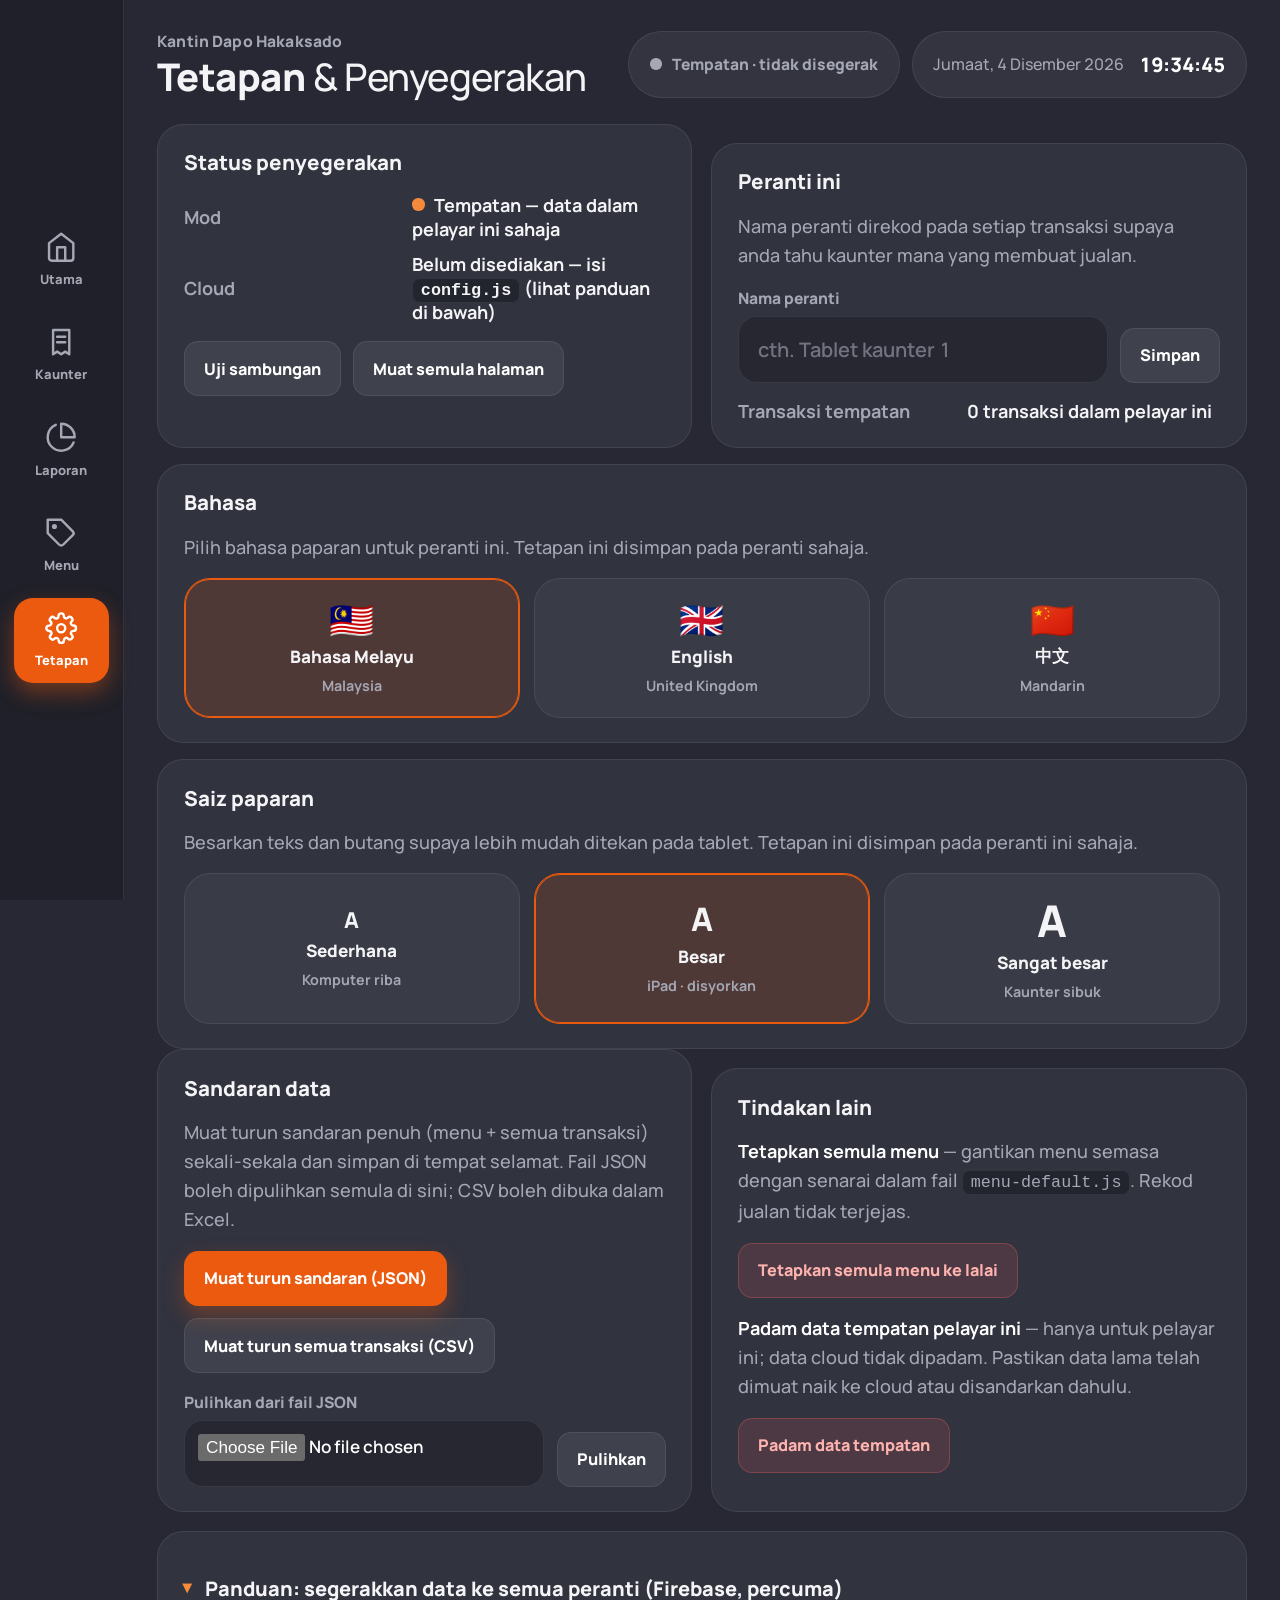
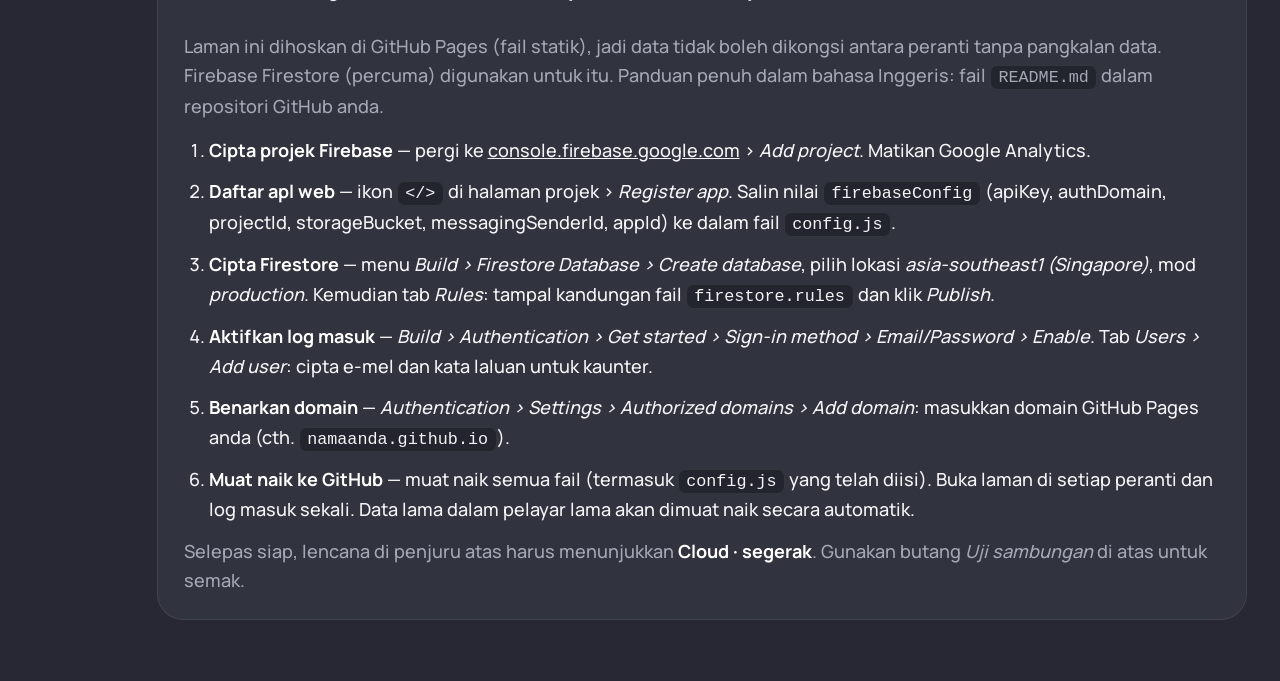
<file: settings.html>
<!DOCTYPE html>
<html lang="ms">
<head>
<meta charset="UTF-8" />
<meta name="viewport" content="width=device-width, initial-scale=1.0, maximum-scale=1.0, viewport-fit=cover" />
<meta name="apple-mobile-web-app-capable" content="yes" />
<meta name="apple-mobile-web-app-status-bar-style" content="black-translucent" />
<meta name="mobile-web-app-capable" content="yes" />
<meta name="theme-color" content="#272833" />
<title>Tetapan — Kantin Dapo Hakaksado</title>
<link rel="preconnect" href="https://fonts.googleapis.com" />
<link rel="preconnect" href="https://fonts.gstatic.com" crossorigin />
<link href="https://fonts.googleapis.com/css2?family=Manrope:wght@500;700;800&display=swap" rel="stylesheet" />
<link rel="stylesheet" href="app.css" />
<style>
  .cols{display:grid;grid-template-columns:1fr 1fr;gap:1rem}
  .panel+.panel,.cols+.panel,.cols+.cols{margin-top:1rem}
  .kv{display:grid;grid-template-columns:11rem 1fr;gap:.6rem 1rem;font-size:.95rem;align-items:center}
  .kv span{color:var(--muted);font-weight:700}
  .kv b{font-weight:700;overflow-wrap:anywhere}
  .dot{display:inline-block;width:.65rem;height:.65rem;border-radius:50%;background:var(--muted);margin-right:.5rem;vertical-align:1px}
  .dot.ok{background:var(--green)}.dot.warn{background:var(--orange-2)}.dot.err{background:var(--red)}
  .msg{
    margin-top:.9rem;padding:.85rem 1.1rem;border-radius:var(--r-md);font-size:.95rem;line-height:1.55;
    background:rgba(255,255,255,.05);border:1px solid var(--line)
  }
  .msg.ok{background:rgba(62,207,142,.1);border-color:rgba(62,207,142,.3)}
  .msg.err{background:rgba(240,98,92,.1);border-color:rgba(240,98,92,.3)}
  .panel p{color:var(--muted);font-size:.95rem;line-height:1.6}
  .panel .row{margin-top:.9rem}
  .loginform{display:flex;flex-direction:column;gap:.7rem;margin-top:.9rem}
  ol.steps{margin:.8rem 0 0 1.3rem;font-size:.95rem;line-height:1.65;color:var(--text)}
  ol.steps li{margin-bottom:.6rem}
  ol.steps li b{color:#fff}
  code{background:rgba(0,0,0,.28);border:1px solid var(--line);border-radius:.4rem;padding:.1rem .4rem;font-size:.88rem;font-family:ui-monospace,Menlo,Consolas,monospace}
  pre{background:rgba(0,0,0,.28);border:1px solid var(--line);border-radius:var(--r-md);padding:.9rem 1rem;font-size:.85rem;overflow:auto;font-family:ui-monospace,Menlo,Consolas,monospace;line-height:1.55;margin-top:.6rem}
  details summary{cursor:pointer;font-weight:800;font-size:1.05rem;list-style:none;display:flex;align-items:center;gap:.6rem;min-height:var(--tap);padding:.3rem 0}
  details summary::-webkit-details-marker{display:none}
  details summary::before{content:"▸";color:var(--orange-2);transition:transform .2s}
  details[open] summary::before{transform:rotate(90deg)}
  @media (max-width:1000px){ .cols{grid-template-columns:1fr} .kv{grid-template-columns:9rem 1fr} }
</style>
</head>
<body>
<aside class="rail" aria-label="Navigasi">
  <nav>
    <a class="nav" href="index.html">
      <svg viewBox="0 0 24 24" aria-hidden="true"><path d="M3 9l9-7 9 7v11a2 2 0 0 1-2 2H5a2 2 0 0 1-2-2z"/><path d="M9 22V12h6v10"/></svg><span data-i18n="nav.home">Utama</span></a>
    <a class="nav" href="foodmenu.html">
      <svg viewBox="0 0 24 24" aria-hidden="true"><path d="M6 3h12v18l-3-2-3 2-3-2-3 2z"/><path d="M9 8h6M9 12h6"/></svg><span data-i18n="nav.counter">Kaunter</span></a>
    <a class="nav" href="salesdata.html">
      <svg viewBox="0 0 24 24" aria-hidden="true"><path d="M21.21 15.89A10 10 0 1 1 8 2.83"/><path d="M22 12A10 10 0 0 0 12 2v10z"/></svg><span data-i18n="nav.reports">Laporan</span></a>
    <a class="nav" href="menu.html">
      <svg viewBox="0 0 24 24" aria-hidden="true"><path d="M20.59 13.41l-7.17 7.17a2 2 0 0 1-2.83 0L2 12V2h10l8.59 8.59a2 2 0 0 1 0 2.82z"/><circle cx="7" cy="7" r="1"/></svg><span data-i18n="nav.menu">Menu</span></a>
    <a class="nav active" aria-current="page" href="settings.html">
      <svg viewBox="0 0 24 24" aria-hidden="true"><circle cx="12" cy="12" r="3"/><path d="M19.4 15a1.65 1.65 0 0 0 .33 1.82l.06.06a2 2 0 0 1-2.83 2.83l-.06-.06a1.65 1.65 0 0 0-1.82-.33 1.65 1.65 0 0 0-1 1.51V21a2 2 0 0 1-4 0v-.09A1.65 1.65 0 0 0 9 19.4a1.65 1.65 0 0 0-1.82.33l-.06.06a2 2 0 0 1-2.83-2.83l.06-.06a1.65 1.65 0 0 0 .33-1.82 1.65 1.65 0 0 0-1.51-1H3a2 2 0 0 1 0-4h.09A1.65 1.65 0 0 0 4.6 9a1.65 1.65 0 0 0-.33-1.82l-.06-.06a2 2 0 0 1 2.83-2.83l.06.06a1.65 1.65 0 0 0 1.82.33H9a1.65 1.65 0 0 0 1-1.51V3a2 2 0 0 1 4 0v.09a1.65 1.65 0 0 0 1 1.51 1.65 1.65 0 0 0 1.82-.33l.06-.06a2 2 0 0 1 2.83 2.83l-.06.06a1.65 1.65 0 0 0-.33 1.82V9a1.65 1.65 0 0 0 1.51 1H21a2 2 0 0 1 0 4h-.09a1.65 1.65 0 0 0-1.51 1z"/></svg><span data-i18n="nav.settings">Tetapan</span></a>
  </nav>
</aside>

<main>
  <div class="head">
    <div>
      <div class="brand" id="brand">Kantin Dapo Hakaksado</div>
      <h1 data-i18n-html="settingsPage.title"><b>Tetapan</b> &amp; Penyegerakan</h1>
    </div>
    <div class="head-right">
      <a id="syncBadge" class="sync" href="settings.html"><i></i>Memuatkan…</a>
      <div class="clock"><span id="today">—</span><b id="now">--:--:--</b></div>
    </div>
  </div>

  <div class="cols">
    <section class="panel">
      <h2 data-i18n="settingsPage.syncStatus">Status penyegerakan</h2>
      <div class="kv" id="kv"></div>
      <div id="loginBox"></div>
      <div class="row">
        <button class="btn sm" id="testBtn" type="button" data-i18n="settingsPage.testConn">Uji sambungan</button>
        <button class="btn sm" id="logoutBtn" type="button" hidden data-i18n="settingsPage.logout">Log keluar</button>
        <button class="btn sm" id="reloadBtn" type="button" data-i18n="settingsPage.reload">Muat semula halaman</button>
      </div>
      <div class="msg" id="testMsg" hidden></div>
    </section>

    <section class="panel">
      <h2 data-i18n="settingsPage.deviceTitle">Peranti ini</h2>
      <p data-i18n="settingsPage.deviceDesc">Nama peranti direkod pada setiap transaksi supaya anda tahu kaunter mana yang membuat jualan.</p>
      <div class="row" style="align-items:flex-end">
        <label class="field" style="flex:1;min-width:200px" data-i18n="settingsPage.deviceNameLabel">Nama peranti<input class="input" id="deviceName" type="text" data-i18n-placeholder="settingsPage.deviceNamePlaceholder" placeholder="cth. Tablet kaunter 1" maxlength="40"></label>
        <button class="btn sm" id="saveDevice" type="button" data-i18n="common.save">Simpan</button>
      </div>
      <div id="localBox" style="margin-top:16px"></div>
    </section>
  </div>

  <section class="panel" style="margin-top:16px">
    <h2 data-i18n="settingsPage.langTitle">Bahasa</h2>
    <p data-i18n="settingsPage.langDesc">Pilih bahasa paparan untuk peranti ini. Tetapan ini disimpan pada peranti sahaja.</p>
    <div class="langgrid" id="langGrid"></div>
  </section>

  <section class="panel" style="margin-top:16px">
    <h2 data-i18n="settingsPage.sizeTitle">Saiz paparan</h2>
    <p data-i18n="settingsPage.sizeDesc">Besarkan teks dan butang supaya lebih mudah ditekan pada tablet. Tetapan ini disimpan pada peranti ini sahaja.</p>
    <div class="langgrid" id="sizeGrid"></div>
  </section>

  <div class="cols">
    <section class="panel">
      <h2 data-i18n="settingsPage.backupTitle">Sandaran data</h2>
      <p data-i18n="settingsPage.backupDesc">Muat turun sandaran penuh (menu + semua transaksi) sekali-sekala dan simpan di tempat selamat. Fail JSON boleh dipulihkan semula di sini; CSV boleh dibuka dalam Excel.</p>
      <div class="row">
        <button class="btn sm primary" id="backupJson" type="button" data-i18n="settingsPage.downloadJson">Muat turun sandaran (JSON)</button>
        <button class="btn sm" id="backupCsv" type="button" data-i18n="settingsPage.downloadCsv">Muat turun semua transaksi (CSV)</button>
      </div>
      <div class="row" style="align-items:flex-end">
        <label class="field" style="flex:1;min-width:220px" data-i18n="settingsPage.restoreLabel">Pulihkan dari fail JSON<input class="input" id="restoreFile" type="file" accept="application/json,.json"></label>
        <button class="btn sm" id="restoreBtn" type="button" data-i18n="settingsPage.restoreBtn">Pulihkan</button>
      </div>
      <div class="msg" id="restoreMsg" hidden></div>
    </section>

    <section class="panel">
      <h2 data-i18n="settingsPage.otherActions">Tindakan lain</h2>
      <p data-i18n-html="settingsPage.resetMenuDesc"><b style="color:#fff">Tetapkan semula menu</b> — gantikan menu semasa dengan senarai dalam fail <code>menu-default.js</code>. Rekod jualan tidak terjejas.</p>
      <div class="row"><button class="btn sm danger" id="resetMenu" type="button" data-i18n="settingsPage.resetMenuBtn">Tetapkan semula menu ke lalai</button></div>
      <p style="margin-top:16px" data-i18n-html="settingsPage.clearLocalDesc"><b style="color:#fff">Padam data tempatan pelayar ini</b> — hanya untuk pelayar ini; data cloud tidak dipadam. Pastikan data lama telah dimuat naik ke cloud atau disandarkan dahulu.</p>
      <div class="row"><button class="btn sm danger" id="clearLocal" type="button" data-i18n="settingsPage.clearLocalBtn">Padam data tempatan</button></div>
    </section>
  </div>

  <section class="panel">
    <details id="guide">
      <summary data-i18n="settingsPage.guideSummary">Panduan: segerakkan data ke semua peranti (Firebase, percuma)</summary>
      <p style="margin-top:10px">Laman ini dihoskan di GitHub Pages (fail statik), jadi data tidak boleh dikongsi antara peranti tanpa pangkalan data. Firebase Firestore (percuma) digunakan untuk itu. Panduan penuh dalam bahasa Inggeris: fail <code>README.md</code> dalam repositori GitHub anda.</p>
      <ol class="steps">
        <li><b>Cipta projek Firebase</b> — pergi ke <a href="https://console.firebase.google.com" target="_blank" rel="noopener">console.firebase.google.com</a> › <em>Add project</em>. Matikan Google Analytics.</li>
        <li><b>Daftar apl web</b> — ikon <code>&lt;/&gt;</code> di halaman projek › <em>Register app</em>. Salin nilai <code>firebaseConfig</code> (apiKey, authDomain, projectId, storageBucket, messagingSenderId, appId) ke dalam fail <code>config.js</code>.</li>
        <li><b>Cipta Firestore</b> — menu <em>Build › Firestore Database › Create database</em>, pilih lokasi <em>asia-southeast1 (Singapore)</em>, mod <em>production</em>. Kemudian tab <em>Rules</em>: tampal kandungan fail <code>firestore.rules</code> dan klik <em>Publish</em>.</li>
        <li><b>Aktifkan log masuk</b> — <em>Build › Authentication › Get started › Sign-in method › Email/Password › Enable</em>. Tab <em>Users › Add user</em>: cipta e-mel dan kata laluan untuk kaunter.</li>
        <li><b>Benarkan domain</b> — <em>Authentication › Settings › Authorized domains › Add domain</em>: masukkan domain GitHub Pages anda (cth. <code>namaanda.github.io</code>).</li>
        <li><b>Muat naik ke GitHub</b> — muat naik semua fail (termasuk <code>config.js</code> yang telah diisi). Buka laman di setiap peranti dan log masuk sekali. Data lama dalam pelayar lama akan dimuat naik secara automatik.</li>
      </ol>
      <p style="margin-top:12px">Selepas siap, lencana di penjuru atas harus menunjukkan <b style="color:#fff">Cloud · segerak</b>. Gunakan butang <em>Uji sambungan</em> di atas untuk semak.</p>
    </details>
  </section>
</main>

<script src="config.js"></script>
<script src="menu-default.js"></script>
<script src="i18n.js"></script>
<script src="db.js"></script>
<script>
const H = KantinDB.h, { rm, esc, startClock, toast, ymd, fmtTime, csv } = H;
const { t } = I18N;
startClock('today', 'now');
document.getElementById('brand').textContent = KantinDB.state.shopName;
const $ = id => document.getElementById(id);
const st = KantinDB.state;

/* ---------------- language switcher */
function renderLangGrid() {
  $('langGrid').innerHTML = I18N.supported.map(code => {
    const meta = I18N.meta[code];
    return `<button type="button" class="lang-opt${code === I18N.lang ? ' active' : ''}" data-lang="${code}">
      <span class="flag">${meta.flag}</span><b>${esc(meta.label)}</b><small>${esc(meta.sub)}</small>
    </button>`;
  }).join('');
}
$('langGrid').addEventListener('click', e => {
  const b = e.target.closest('[data-lang]'); if (!b) return;
  const code = b.dataset.lang; if (code === I18N.lang) return;
  I18N.setLang(code); renderLangGrid();
  toast(t('settingsPage.langChanged'), 'ok');
  setTimeout(() => location.reload(), 550);
});
renderLangGrid();

/* ---------------- display size (this device only) */
const SIZE_META = {
  m: { icon: 'A', size: '1.15rem', key: 'settingsPage.sizeM', sub: 'settingsPage.sizeMSub' },
  l: { icon: 'A', size: '1.7rem', key: 'settingsPage.sizeL', sub: 'settingsPage.sizeLSub' },
  xl: { icon: 'A', size: '2.3rem', key: 'settingsPage.sizeXL', sub: 'settingsPage.sizeXLSub' }
};
function renderSizeGrid() {
  const cur = KantinDB.scale.get();
  $('sizeGrid').innerHTML = KantinDB.scale.options.map(code => {
    const meta = SIZE_META[code];
    return `<button type="button" class="lang-opt${code === cur ? ' active' : ''}" data-size="${code}">
      <span class="flag" style="font-size:${meta.size};font-weight:800;line-height:1.1">${meta.icon}</span>
      <b>${esc(t(meta.key))}</b><small>${esc(t(meta.sub))}</small>
    </button>`;
  }).join('');
}
$('sizeGrid').addEventListener('click', e => {
  const b = e.target.closest('[data-size]'); if (!b) return;
  const code = b.dataset.size; if (code === KantinDB.scale.get()) return;
  KantinDB.scale.set(code); renderSizeGrid();
  toast(t('settingsPage.sizeChanged'), 'ok');
});
renderSizeGrid();

function renderStatus() {
  const rows = [];
  const dot = (cls, txt) => `<i class="dot ${cls}"></i>${esc(txt)}`;
  if (st.mode === 'local') {
    rows.push([t('settingsPage.statusMode'), dot(st.configured ? 'err' : 'warn', st.configured ? t('settingsPage.statusLocalFailed') : t('settingsPage.statusLocalOnly'))]);
    if (st.configured && st.errorDetail) rows.push([t('settingsPage.statusError'), esc(st.errorDetail)]);
    if (!st.configured) rows.push([t('settingsPage.statusCloud'), t('settingsPage.statusCloudNotSet')]);
  } else {
    rows.push([t('settingsPage.statusMode'), dot(st.ready ? 'ok' : 'warn', st.ready ? t('settingsPage.statusCloudShared') : t('settingsPage.statusConnecting'))]);
    rows.push([t('settingsPage.statusProject'), esc(st.project)]);
    if (st.requireLogin) rows.push([t('settingsPage.statusLogin'), st.user ? dot('ok', st.user.email) : dot('err', t('settingsPage.statusNotLoggedIn'))]);
    else rows.push([t('settingsPage.statusLogin'), dot('warn', t('settingsPage.statusLoginOff'))]);
    rows.push([t('settingsPage.statusInternet'), dot(st.online ? 'ok' : 'warn', st.online ? t('settingsPage.statusOnline') : t('settingsPage.statusOffline'))]);
    rows.push([t('settingsPage.statusOfflineCache'), dot(st.persistence ? 'ok' : 'warn', st.persistence ? t('settingsPage.statusActive') : t('settingsPage.statusInactive'))]);
    rows.push([t('settingsPage.statusPending'), st.pending ? dot('warn', t('settingsPage.statusPendingCount', { n: st.pending })) : dot('ok', t('settingsPage.statusNone'))]);
    if (st.error && st.error !== 'sdk') rows.push([t('settingsPage.statusLastError'), dot('err', st.error + (st.errorDetail ? ' — ' + st.errorDetail : ''))]);
  }
  $('kv').innerHTML = rows.map(([k, v]) => `<span>${k}</span><b>${v}</b>`).join('');
  $('logoutBtn').hidden = !(st.mode === 'cloud' && st.requireLogin && st.user);
  $('loginBox').innerHTML = (st.mode === 'cloud' && st.ready && st.requireLogin && !st.user) ? `
    <form class="loginform" id="loginForm">
      <label class="field">${t('settingsPage.loginEmail')}<input class="input" name="email" type="email" autocomplete="username" required></label>
      <label class="field">${t('settingsPage.loginPass')}<input class="input" name="pass" type="password" autocomplete="current-password" required></label>
      <div class="msg err" id="loginErr" hidden></div>
      <button class="btn primary" type="submit">${t('settingsPage.loginBtn')}</button>
    </form>` : '';
  const lf = $('loginForm');
  if (lf) lf.onsubmit = async e => {
    e.preventDefault(); const b = lf.querySelector('button'); b.disabled = true;
    try { await KantinDB.login(lf.email.value, lf.pass.value); toast(t('settingsPage.loginSuccess'), 'ok'); location.reload(); }
    catch (err) { const m = $('loginErr'); m.hidden = false; m.textContent = KantinDB.authMessage(err); b.disabled = false; }
  };
  renderLocalBox();
}
function renderLocalBox() {
  const n = KantinDB.localSalesCount(), pend = KantinDB.pendingLocalCount();
  let html = `<div class="kv"><span>${t('settingsPage.localTx')}</span><b>${t('settingsPage.localTxCount', { n })}</b></div>`;
  if (st.mode === 'cloud' && n) {
    html += pend
      ? `<div class="msg">${t('settingsPage.localPending', { n: pend })}<div class="row"><button class="btn sm primary" id="migrateBtn" type="button">${t('settingsPage.migrateBtn')}</button></div></div>`
      : `<div class="msg ok">${t('settingsPage.allUploaded')}</div>`;
  }
  $('localBox').innerHTML = html;
  const mb = $('migrateBtn');
  if (mb) mb.onclick = async () => {
    mb.disabled = true; mb.textContent = t('settingsPage.migrateUploading');
    try { const r = await KantinDB.migrateLocal(); toast(t('settingsPage.migrateDone', { n: r.uploaded }), 'ok'); }
    catch (e) { toast(t('settingsPage.failedPrefix') + KantinDB.explainError(e), 'err'); }
    renderLocalBox();
  };
}
KantinDB.onState(renderStatus);

$('deviceName').value = KantinDB.deviceName();
$('saveDevice').onclick = () => { KantinDB.setDeviceName($('deviceName').value); toast(t('settingsPage.deviceNameSaved'), 'ok'); };
$('reloadBtn').onclick = () => location.reload();
$('logoutBtn').onclick = async () => { if (await H.confirm({ title: t('settingsPage.logoutConfirmTitle'), text: t('settingsPage.logoutConfirmText'), ok: t('settingsPage.logout') })) { await KantinDB.logout(); location.reload(); } };
$('testBtn').onclick = async () => {
  const m = $('testMsg'); m.hidden = false; m.className = 'msg'; m.textContent = t('settingsPage.testing');
  const r = await KantinDB.testConnection();
  m.className = 'msg ' + (r.ok ? 'ok' : 'err'); m.textContent = r.message;
};

/* ---------------- backup / restore */
$('backupJson').onclick = async () => {
  try { const data = await KantinDB.exportAll(); KantinDB.downloadFile(`sandaran_kantin_${ymd(new Date())}.json`, JSON.stringify(data, null, 1), 'application/json'); toast(t('settingsPage.backupDone', { n: data.sales.length }), 'ok'); }
  catch (e) { toast(t('settingsPage.failedPrefix') + KantinDB.explainError(e), 'err'); }
};
$('backupCsv').onclick = async () => {
  try {
    const sales = await KantinDB.getSales({});
    const rows = [['Tarikh', 'Masa', 'ID', 'Kaedah', 'Item', 'Subtotal (RM)', 'Pelarasan (RM)', 'Nota', 'Jumlah (RM)', 'Diterima (RM)', 'Baki (RM)', 'Peranti']];
    sales.forEach(s => rows.push([ymd(s.ts), fmtTime(s.ts), s.id, s.method === 'qr' ? 'QR' : 'Tunai', s.items.map(it => `${it.name} x${it.qty}`).join('; '), s.subtotal.toFixed(2), s.adj.toFixed(2), s.note, s.total.toFixed(2), s.paid.toFixed(2), s.change.toFixed(2), s.device]));
    KantinDB.downloadFile(`semua_transaksi_${ymd(new Date())}.csv`, csv(rows), 'text/csv;charset=utf-8');
  } catch (e) { toast(t('settingsPage.failedPrefix') + KantinDB.explainError(e), 'err'); }
};
$('restoreBtn').onclick = async () => {
  const f = $('restoreFile').files[0]; const m = $('restoreMsg');
  if (!f) { toast(t('settingsPage.chooseJsonFirst'), 'err'); return; }
  let data; try { data = JSON.parse(await f.text()); } catch (e) { m.hidden = false; m.className = 'msg err'; m.textContent = t('settingsPage.invalidJson'); return; }
  const sales = Array.isArray(data.sales) ? data.sales : Array.isArray(data) ? data : null;
  if (!sales) { m.hidden = false; m.className = 'msg err'; m.textContent = t('settingsPage.noTxInFile'); return; }
  const withMenu = !!data.menu && await H.confirm({ title: t('settingsPage.restoreMenuTitle'), text: t('settingsPage.restoreMenuText'), ok: t('settingsPage.restoreMenuYes'), cancel: t('settingsPage.restoreMenuNo') });
  if (!await H.confirm({ title: t('settingsPage.restoreConfirmTitle'), text: t('settingsPage.restoreConfirmText', { n: sales.length, menu: withMenu ? t('settingsPage.andMenuReplaced') : '' }), ok: t('settingsPage.restoreBtn') })) return;
  try { const r = await KantinDB.importAll({ sales, menu: data.menu }, { menu: withMenu }); m.hidden = false; m.className = 'msg ok'; m.textContent = t('settingsPage.restoreDone', { n: r.sales, menu: r.menu ? t('settingsPage.menuReplacedSuffix') : '' }); renderLocalBox(); }
  catch (e) { m.hidden = false; m.className = 'msg err'; m.textContent = t('settingsPage.failedPrefix') + KantinDB.explainError(e); }
};
$('resetMenu').onclick = async () => {
  if (!await H.confirm({ title: t('settingsPage.resetMenuConfirmTitle'), text: t('settingsPage.resetMenuConfirmText'), ok: t('settingsPage.resetMenuOk'), danger: true })) return;
  await KantinDB.resetMenuToDefault(); toast(t('settingsPage.menuReset'), 'ok');
};
$('clearLocal').onclick = async () => {
  if (!await H.confirm({ title: t('settingsPage.clearLocalConfirmTitle'), text: t('settingsPage.clearLocalConfirmText'), ok: t('common.delete'), danger: true })) return;
  KantinDB.clearLocal(); toast(t('settingsPage.localDataCleared'), 'ok'); renderLocalBox();
};

KantinDB.ready({ loginOverlay: false }).then(() => { renderStatus(); if (!st.configured) $('guide').open = true; });
renderStatus();
</script>
</body>
</html>
</file>
<file: app.css>
/* ============================================================
   Kantin Dapo Hakaksado — app.css (shared styles)
   ------------------------------------------------------------
   Built for a 10–13" iPad used standing up at a busy counter.
   Everything is sized in rem off one root font-size, so the
   "Saiz paparan" setting in Tetapan (--ui) scales the whole
   interface — text, buttons, padding, icons — in one step.
   ============================================================ */
:root{
  --bg:#272833; --rail:#1F2029; --panel:#31333F; --panel-2:#3A3D4B;
  --line:rgba(255,255,255,.08); --line-2:rgba(255,255,255,.14);
  --text:#F4F4F7; --muted:#A5A7B5; --ink:#272833;
  --orange:#EB5A0F; --orange-2:#F58A3C; --green:#3ECF8E; --red:#F0625C; --purple:#9C8CE6; --blue:#63B3E8;

  /* touch targets — 3.5rem = 56px at the default scale */
  --tap:3.5rem; --tap-lg:4.25rem; --tap-xl:5rem;
  --rail-w:6.5rem;
  --r-sm:.75rem; --r-md:1rem; --r-lg:1.375rem; --r-xl:1.75rem;
  --gap:1rem;
  --ease:cubic-bezier(.2,.8,.2,1);
  --safe-b:env(safe-area-inset-bottom,0px);
  --safe-l:env(safe-area-inset-left,0px);
  --safe-r:env(safe-area-inset-right,0px);
  color-scheme:dark;
}
/* --ui is written to <html> by db.js from the saved display-size setting */
html{--ui:1;font-size:calc(17px * var(--ui));-webkit-text-size-adjust:100%}
html[data-scale="l"]{--ui:1.12}
html[data-scale="xl"]{--ui:1.26}

*{box-sizing:border-box;margin:0;padding:0}
[hidden]{display:none!important}
html{scroll-behavior:smooth;height:100%}
body{
  font-family:"Manrope","Segoe UI",system-ui,-apple-system,Roboto,sans-serif;
  background:var(--bg);color:var(--text);min-height:100%;font-weight:500;
  -webkit-font-smoothing:antialiased;overscroll-behavior-y:none;
}
a{color:inherit}
button,input,select,textarea{font:inherit;color:inherit}
/* kill iPad tap flash, double-tap zoom and text selection on controls */
button,.nav,.chip,.item,.stat,.card,.method-row,.lang-opt,.keypad button,.sheet-bar{
  -webkit-tap-highlight-color:transparent;touch-action:manipulation;user-select:none;-webkit-user-select:none
}
:focus-visible{outline:3px solid var(--orange-2);outline-offset:3px}
::-webkit-scrollbar{width:10px;height:10px}
::-webkit-scrollbar-thumb{background:rgba(255,255,255,.16);border-radius:99px}
::-webkit-scrollbar-track{background:transparent}

/* ---------- left rail ---------- */
.rail{
  position:fixed;left:0;top:0;bottom:0;width:calc(var(--rail-w) + var(--safe-l));
  padding-left:var(--safe-l);
  background:var(--rail);border-right:1px solid var(--line);
  display:flex;flex-direction:column;align-items:center;padding-top:1.25rem;padding-bottom:1.25rem;z-index:60
}
.rail nav{display:flex;flex-direction:column;gap:.5rem;margin:auto 0;width:100%;align-items:center}
.nav{
  width:5rem;min-height:4.5rem;padding:.6rem 0;border-radius:var(--r-md);
  display:flex;flex-direction:column;align-items:center;justify-content:center;gap:.35rem;
  color:var(--muted);text-decoration:none;font-size:.68rem;font-weight:800;
  position:relative;overflow:hidden;
  transition:background .2s,color .2s,transform .18s var(--ease)
}
.rail svg{stroke:currentColor;fill:none;stroke-width:1.8;stroke-linecap:round;stroke-linejoin:round}
.nav svg{width:1.7rem;height:1.7rem;transition:transform .25s var(--ease)}
.nav:hover{background:rgba(255,255,255,.06);color:#fff}
.nav:hover svg{transform:translateY(-2px)}
.nav:active{transform:scale(.93)}
.nav.active{background:var(--orange);color:#fff;box-shadow:0 .5rem 1.2rem rgba(235,90,15,.4)}

/* ---------- page ---------- */
main{
  margin-left:calc(var(--rail-w) + var(--safe-l));
  padding:1.6rem 1.75rem 3.5rem;max-width:100rem
}
.head{display:flex;align-items:center;justify-content:space-between;gap:1rem;flex-wrap:wrap;margin-bottom:1.35rem}
.head-right{display:flex;align-items:center;gap:.6rem;flex-wrap:wrap}
.brand{font-size:.82rem;font-weight:800;color:var(--muted);margin-bottom:.15rem;letter-spacing:.01em}
h1{font-size:2rem;font-weight:500;letter-spacing:-.015em;line-height:1.12}
h1 b{font-weight:800}
.clock{
  display:inline-flex;align-items:center;gap:.75rem;background:rgba(255,255,255,.06);
  border:1px solid var(--line);border-radius:999px;padding:.6rem 1.1rem;
  font-size:.84rem;color:var(--muted);font-variant-numeric:tabular-nums;min-height:var(--tap)
}
.clock b{color:#fff;font-size:1.05rem;font-weight:800}

/* ---------- sync badge (rendered by db.js) ---------- */
.sync{
  display:inline-flex;align-items:center;gap:.55rem;background:rgba(255,255,255,.06);
  border:1px solid var(--line);border-radius:999px;padding:.6rem 1.1rem;min-height:var(--tap);
  font-size:.82rem;color:var(--muted);font-weight:800;text-decoration:none;white-space:nowrap
}
.sync i{width:.6rem;height:.6rem;border-radius:50%;background:var(--muted);flex:none}
.sync.ok i{background:var(--green);box-shadow:0 0 0 3px rgba(62,207,142,.18)}
.sync.warn i{background:var(--orange-2);box-shadow:0 0 0 3px rgba(245,138,60,.2)}
.sync.err i{background:var(--red);box-shadow:0 0 0 3px rgba(240,98,92,.2)}
.sync:hover{background:rgba(255,255,255,.1)}

/* ---------- panels ---------- */
.panel{background:var(--panel);border:1px solid var(--line);border-radius:var(--r-lg);padding:1.25rem 1.35rem}
.panel h2{font-size:1.08rem;font-weight:800;margin-bottom:.85rem}
.panel h2 small{font-weight:700;color:var(--muted);font-size:.82rem;margin-left:.5rem}

/* ---------- buttons ---------- */
.btn{
  display:inline-flex;align-items:center;justify-content:center;gap:.55rem;
  border:1px solid var(--line);background:rgba(255,255,255,.07);color:#fff;
  border-radius:var(--r-md);padding:.85rem 1.4rem;min-height:var(--tap);
  font-size:.95rem;font-weight:800;cursor:pointer;text-decoration:none;white-space:nowrap;
  position:relative;overflow:hidden;
  transition:background .2s,transform .14s var(--ease),opacity .2s,box-shadow .2s
}
.btn:hover{background:rgba(255,255,255,.13)}
.btn:active{transform:scale(.96)}
.btn:disabled{opacity:.38;cursor:not-allowed;transform:none}
.btn.primary{background:var(--orange);border-color:transparent;box-shadow:0 .5rem 1.2rem rgba(235,90,15,.32)}
.btn.primary:hover{background:#f26a20}
.btn.qr{background:var(--purple);border-color:transparent;color:#1d1a33;box-shadow:0 .5rem 1.2rem rgba(156,140,230,.3)}
.btn.qr:hover{background:#ab9dee}
.btn.danger{background:rgba(240,98,92,.14);border-color:rgba(240,98,92,.3);color:#ffb3af}
.btn.danger:hover{background:rgba(240,98,92,.26)}
.btn.ghost{background:transparent}
.btn.sm{padding:.6rem 1rem;font-size:.85rem;border-radius:var(--r-sm);min-height:2.9rem}
.btn.lg{padding:1.05rem 1.6rem;font-size:1.1rem;border-radius:var(--r-lg);min-height:var(--tap-lg)}
.btn.xl{padding:1.25rem 1.8rem;font-size:1.3rem;border-radius:var(--r-lg);min-height:var(--tap-xl)}
.btn.block{width:100%}
/* Touch ripple, driven by db.js.
   This MUST stay a standalone rule. .chip, .nav, .btn and .item are all flex
   containers, so a ripple span that misses this rule is blockified into a flex
   item and stretches its parent to the ripple's width. Absolute positioning
   takes it out of flow entirely; the hosts clip it with overflow:hidden. */
.ripple{
  position:absolute!important;border-radius:50%;background:rgba(255,255,255,.3);
  transform:translate(-50%,-50%) scale(0);pointer-events:none;flex:none;
  animation:ripple .55s ease-out forwards
}
@keyframes ripple{to{transform:translate(-50%,-50%) scale(1);opacity:0}}

/* ---------- inputs ---------- */
.field{display:flex;flex-direction:column;gap:.4rem;font-size:.82rem;font-weight:800;color:var(--muted)}
.input,select.input,textarea.input{
  width:100%;background:rgba(0,0,0,.22);border:1px solid var(--line);border-radius:var(--r-md);
  padding:.8rem 1rem;min-height:var(--tap);font-size:1.05rem;color:#fff;font-weight:700;
  font-variant-numeric:tabular-nums;transition:border-color .2s,background .2s
}
.input:focus{border-color:var(--orange-2);background:rgba(0,0,0,.3);outline:none}
.input::placeholder{color:rgba(165,167,181,.6);font-weight:600}
select.input{
  appearance:none;
  background-image:url("data:image/svg+xml,%3Csvg xmlns='http://www.w3.org/2000/svg' width='14' height='9' viewBox='0 0 12 8'%3E%3Cpath d='M1 1l5 5 5-5' fill='none' stroke='%23A5A7B5' stroke-width='2' stroke-linecap='round'/%3E%3C/svg%3E");
  background-repeat:no-repeat;background-position:right 1rem center;padding-right:2.4rem
}
select.input option{background:#31333F;color:#fff}
input[type=file].input{padding:.7rem;font-size:.9rem;font-weight:600}

/* ---------- small bits ---------- */
.row{display:flex;gap:.65rem;align-items:center;flex-wrap:wrap}
.muted{color:var(--muted)}
.tag{
  display:inline-flex;align-items:center;gap:.35rem;border-radius:999px;padding:.3rem .7rem;
  font-size:.76rem;font-weight:800;background:rgba(255,255,255,.08);color:#fff;white-space:nowrap
}
.tag.cash{background:rgba(235,90,15,.18);color:#ffb58a}
.tag.qr{background:rgba(156,140,230,.2);color:#d6cdff}
.tag.adj{background:rgba(62,207,142,.15);color:#8fe9be}
.chips{display:flex;gap:.55rem;flex-wrap:wrap}
.chip{
  border:1px solid var(--line);background:rgba(255,255,255,.05);color:var(--muted);
  border-radius:999px;padding:.7rem 1.15rem;min-height:var(--tap);display:inline-flex;align-items:center;
  font-size:.92rem;font-weight:800;cursor:pointer;text-decoration:none;white-space:nowrap;
  position:relative;overflow:hidden;
  transition:background .2s,color .2s,transform .15s var(--ease),border-color .2s
}
.chip:hover{background:rgba(255,255,255,.1);color:#fff;transform:translateY(-2px)}
.chip:active{transform:scale(.95)}
.chip.active{background:#fff;color:var(--ink);border-color:#fff;box-shadow:0 .4rem 1rem rgba(0,0,0,.3)}
.empty{padding:2rem 1.2rem;text-align:center;color:var(--muted);font-size:.95rem;line-height:1.6}
.empty b{display:block;color:#fff;margin-bottom:.3rem;font-size:1.05rem}

/* ---------- modal & toast (rendered by db.js helpers) ---------- */
.modal-back{
  position:fixed;inset:0;background:rgba(15,16,22,.74);backdrop-filter:blur(6px);z-index:90;
  display:flex;align-items:center;justify-content:center;padding:1.25rem;animation:fade .18s
}
.modal{
  background:var(--panel);border:1px solid var(--line);border-radius:var(--r-xl);padding:1.6rem;
  width:min(34rem,100%);max-height:calc(100vh - 2.5rem);max-height:calc(100dvh - 2.5rem);overflow:auto;
  box-shadow:0 2rem 4rem rgba(0,0,0,.55);animation:pop .26s var(--ease)
}
.modal h3{font-size:1.3rem;font-weight:800;margin-bottom:.35rem}
.modal p{color:var(--muted);font-size:.95rem;line-height:1.55}
.modal .actions{display:flex;gap:.7rem;justify-content:flex-end;margin-top:1.4rem;flex-wrap:wrap}
.modal .actions .btn{min-width:7rem}
/* full-bleed variant used by the payment + receipt screens */
.modal.full{
  width:min(64rem,100%);max-width:100%;padding:1.5rem;
  height:min(48rem,calc(100dvh - 2rem));display:flex;flex-direction:column;
  animation:slideUp .3s var(--ease)
}
@keyframes fade{from{opacity:0}}
@keyframes pop{from{opacity:0;transform:translateY(.75rem) scale(.97)}}
@keyframes slideUp{from{opacity:0;transform:translateY(2.5rem) scale(.985)}}

.toast-wrap{
  position:fixed;left:50%;bottom:calc(2rem + var(--safe-b));transform:translateX(-50%);z-index:120;
  display:flex;flex-direction:column;gap:.5rem;align-items:center;pointer-events:none
}
.toast{
  background:#fff;color:var(--ink);border-radius:999px;padding:.8rem 1.4rem;font-size:.95rem;font-weight:800;
  box-shadow:0 1rem 2rem rgba(0,0,0,.45);animation:pop .24s var(--ease)
}
.toast.err{background:var(--red);color:#fff}
.toast.ok{background:var(--green);color:#0f2b1f}

/* ---------- login overlay (rendered by db.js) ---------- */
.login-back{position:fixed;inset:0;background:var(--bg);z-index:200;display:flex;align-items:center;justify-content:center;padding:1.25rem}
.login{width:min(30rem,100%);background:var(--panel);border:1px solid var(--line);border-radius:var(--r-xl);padding:2rem;box-shadow:0 2rem 4rem rgba(0,0,0,.4);animation:pop .3s var(--ease)}
.login .brand{margin-bottom:.4rem}
.login h2{font-size:1.6rem;font-weight:800;margin-bottom:.25rem}
.login p{color:var(--muted);font-size:.92rem;line-height:1.5;margin-bottom:1.2rem}
.login form{display:flex;flex-direction:column;gap:.85rem}
.login .err{color:#ffb3af;font-size:.88rem;font-weight:700;min-height:1.2em}

footer{margin-top:1.5rem;color:var(--muted);font-size:.88rem}

/* ============================================================
   Motion utilities
   ============================================================ */
@keyframes pulseDot{0%,100%{box-shadow:0 0 0 0 rgba(62,207,142,.45)}50%{box-shadow:0 0 0 6px rgba(62,207,142,0)}}
.sync.ok i{animation:pulseDot 1.8s ease-in-out infinite}
@keyframes pulseDotWarn{0%,100%{box-shadow:0 0 0 0 rgba(245,138,60,.45)}50%{box-shadow:0 0 0 6px rgba(245,138,60,0)}}
.sync.warn i{animation:pulseDotWarn 1.4s ease-in-out infinite}

@keyframes fadeUp{from{opacity:0;transform:translateY(.7rem)}to{opacity:1;transform:none}}
.fade-up{animation:fadeUp .4s var(--ease) backwards}
@keyframes fadeIn{from{opacity:0}to{opacity:1}}
.fade-in{animation:fadeIn .3s ease backwards}
@keyframes popIn{from{opacity:0;transform:scale(.94)}to{opacity:1;transform:scale(1)}}
.pop-in{animation:popIn .32s var(--ease) backwards}
@keyframes tickPop{0%{transform:scale(0)}60%{transform:scale(1.14)}100%{transform:scale(1)}}
.tick-anim{animation:tickPop .5s var(--ease) backwards .05s}
@keyframes numberPop{0%{transform:scale(1)}40%{transform:scale(1.09)}100%{transform:scale(1)}}
.num-pop{animation:numberPop .34s var(--ease)}
@keyframes headIn{from{opacity:0;transform:translateY(-.5rem)}to{opacity:1;transform:none}}
.head{animation:headIn .45s var(--ease) backwards}

/* ---------- language switcher (Tetapan) ---------- */
.langgrid{display:grid;grid-template-columns:repeat(auto-fit,minmax(9rem,1fr));gap:.75rem;margin-top:.85rem}
.lang-opt{
  border:1px solid var(--line);background:rgba(255,255,255,.04);border-radius:var(--r-lg);
  padding:1.15rem .75rem;min-height:var(--tap-xl);text-align:center;cursor:pointer;color:var(--text);
  display:flex;flex-direction:column;align-items:center;justify-content:center;gap:.4rem;
  transition:background .2s,border-color .2s,transform .15s var(--ease)
}
.lang-opt:hover{background:rgba(255,255,255,.09);transform:translateY(-3px)}
.lang-opt:active{transform:scale(.96)}
.lang-opt .flag{font-size:1.9rem;line-height:1}
.lang-opt b{font-size:.9rem;font-weight:800}
.lang-opt small{color:var(--muted);font-size:.75rem;font-weight:700}
.lang-opt.active{background:rgba(235,90,15,.16);border-color:var(--orange);box-shadow:0 0 0 1px var(--orange) inset}

/* ---------- generic keypad ---------- */
.keypad{display:grid;grid-template-columns:repeat(3,1fr);gap:.6rem}
.keypad button{
  min-height:var(--tap-xl);border-radius:var(--r-md);border:1px solid var(--line);
  background:rgba(255,255,255,.055);color:#fff;font-size:1.75rem;font-weight:800;cursor:pointer;
  position:relative;overflow:hidden;font-variant-numeric:tabular-nums;
  transition:background .15s,transform .1s
}
.keypad button:hover{background:rgba(255,255,255,.11)}
.keypad button:active{transform:scale(.94);background:rgba(255,255,255,.18)}
.keypad button.op{background:rgba(235,90,15,.16);color:#ffc59f;border-color:rgba(235,90,15,.35);font-size:1.5rem}

/* ---------- method rows (payment) ---------- */
.method-list{display:flex;flex-direction:column;gap:.65rem}
.method-row{
  display:flex;align-items:center;gap:.9rem;border:1px solid var(--line);background:rgba(255,255,255,.04);
  border-radius:var(--r-md);padding:1rem 1.1rem;min-height:var(--tap-lg);cursor:pointer;
  transition:background .2s,border-color .2s,transform .15s var(--ease)
}
.method-row:hover{background:rgba(255,255,255,.09)}
.method-row:active{transform:scale(.98)}
.method-row.active{border-color:var(--orange);background:rgba(235,90,15,.14)}
.method-row .radio{
  width:1.5rem;height:1.5rem;border-radius:50%;border:2px solid var(--muted);flex:none;
  display:grid;place-items:center;transition:border-color .2s
}
.method-row.active .radio{border-color:var(--orange)}
.method-row .radio i{width:.75rem;height:.75rem;border-radius:50%;background:var(--orange);transform:scale(0);transition:transform .2s var(--ease)}
.method-row.active .radio i{transform:scale(1)}
.method-row .ic{width:2.6rem;height:2.6rem;border-radius:var(--r-sm);display:grid;place-items:center;font-size:1.4rem;background:rgba(255,255,255,.08);flex:none}
.method-row b{font-size:1.05rem;font-weight:800}

/* ---------- responsive ---------- */
@media (max-width:760px){
  .rail{
    top:auto;right:0;bottom:0;left:0;width:auto;height:calc(4.75rem + var(--safe-b));
    padding:0 .5rem var(--safe-b);flex-direction:row;justify-content:space-around;
    border-right:0;border-top:1px solid var(--line)
  }
  .rail nav{flex-direction:row;margin:0;gap:.25rem;justify-content:space-around}
  .nav{width:4rem;min-height:4rem}
  main{margin-left:0;padding:1.25rem 1rem calc(6.5rem + var(--safe-b))}
  h1{font-size:1.65rem}
  .toast-wrap{bottom:calc(6rem + var(--safe-b))}
  .clock{display:none}
  .modal{padding:1.25rem}
}
@media (prefers-reduced-motion:reduce){
  *{animation-duration:.01ms!important;animation-iteration-count:1!important;transition-duration:.01ms!important;scroll-behavior:auto!important}
}
</file>
